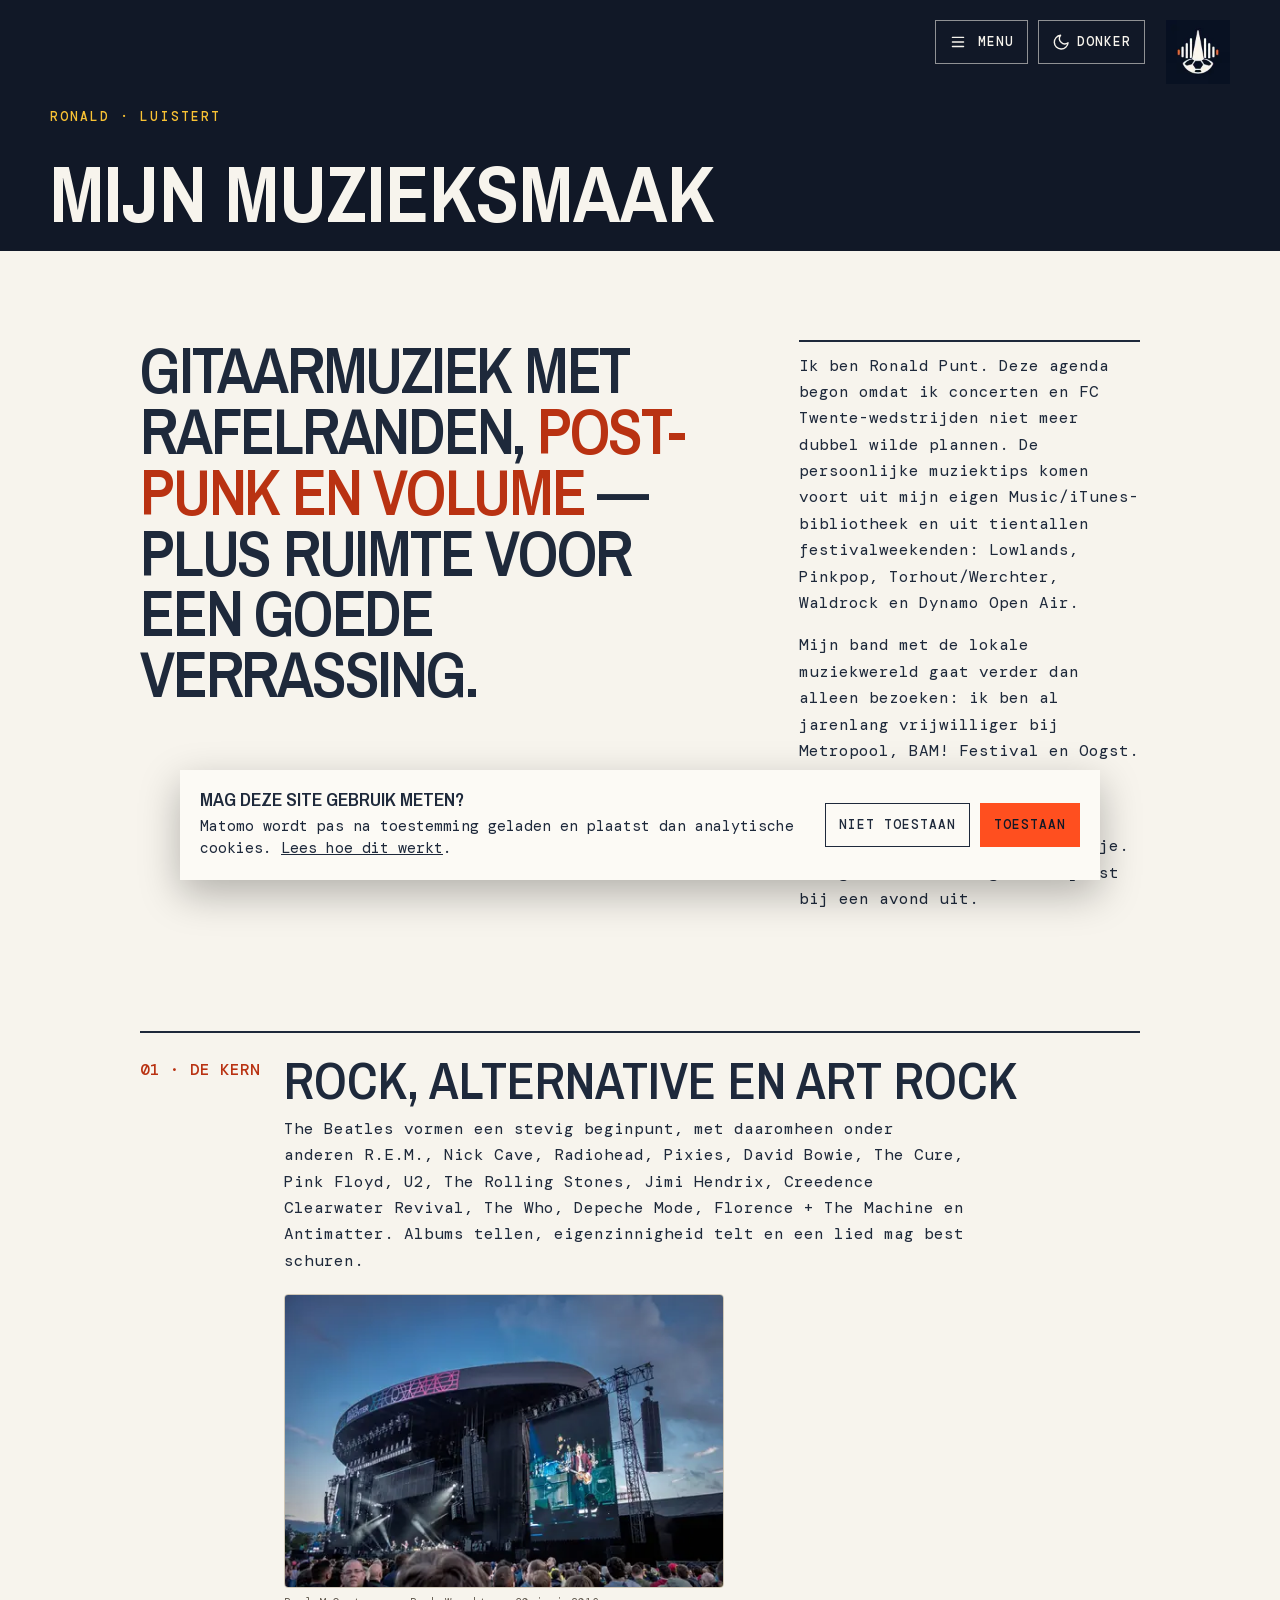
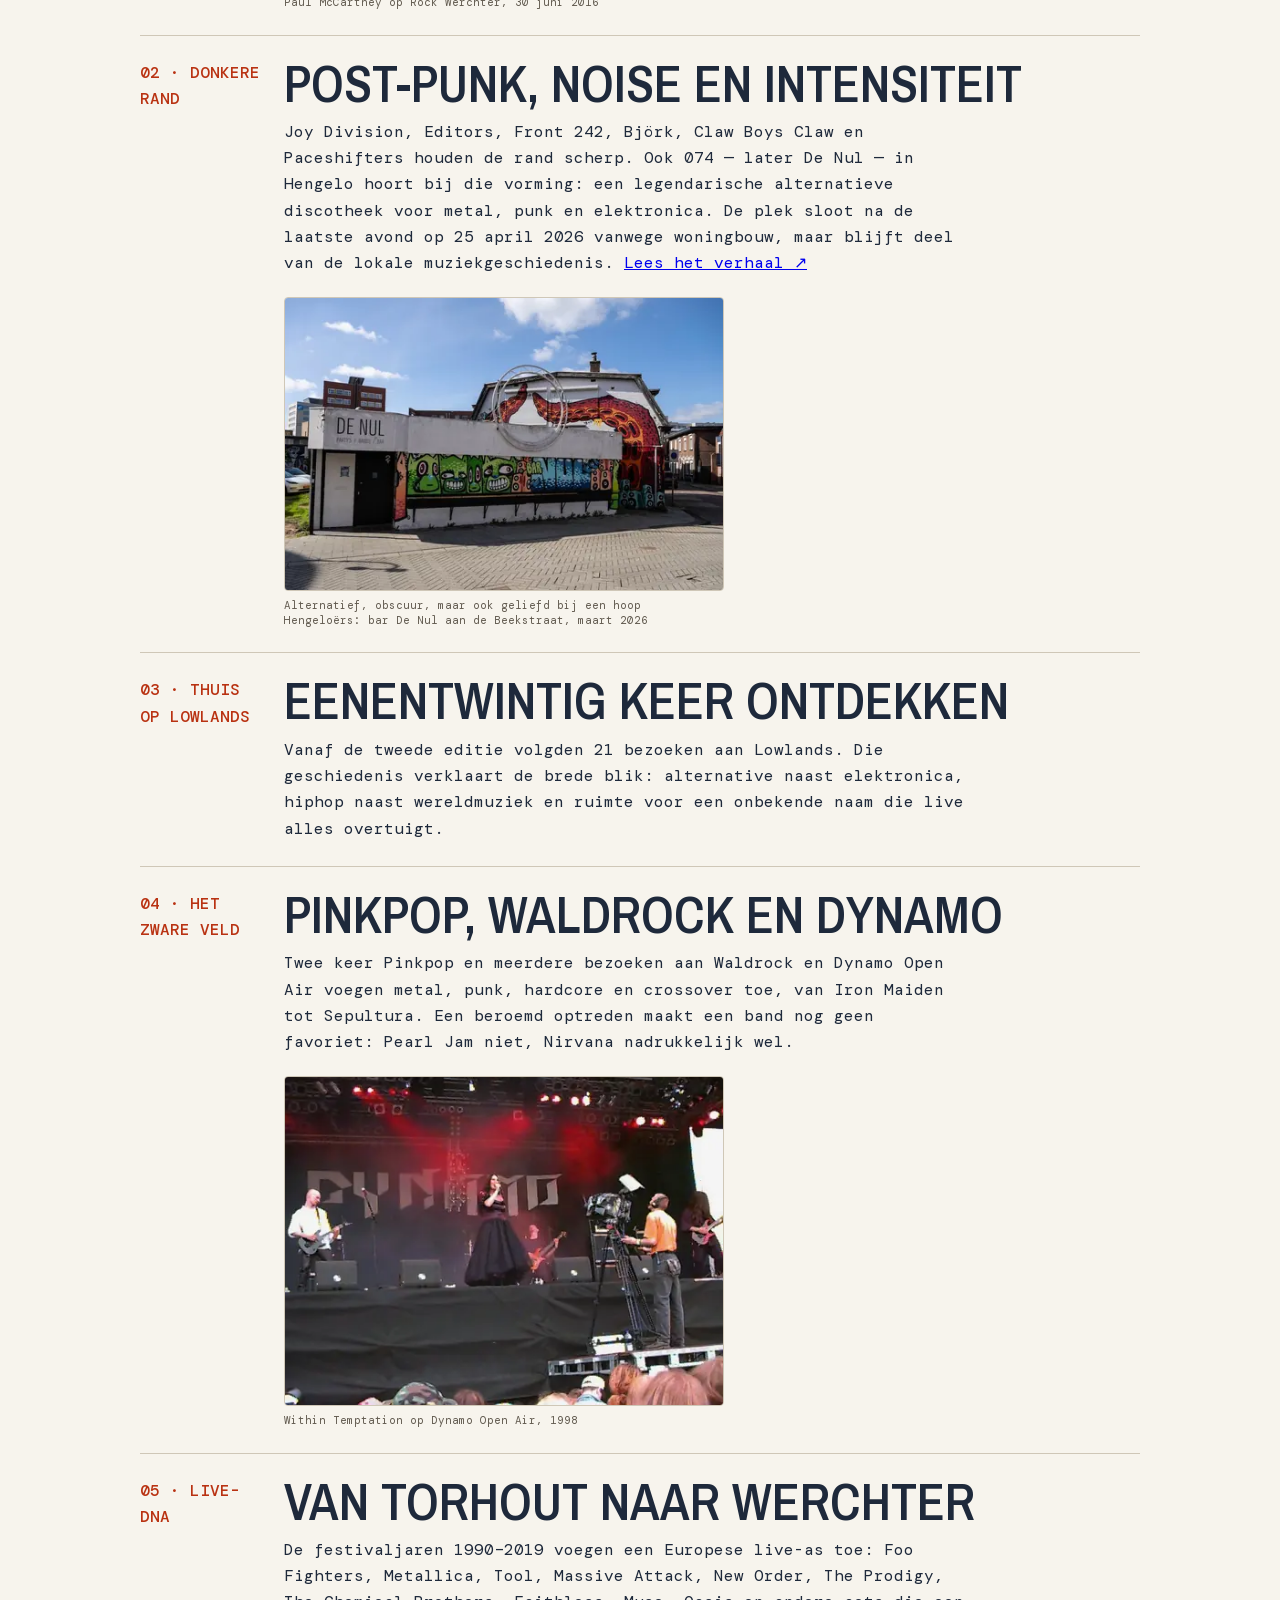
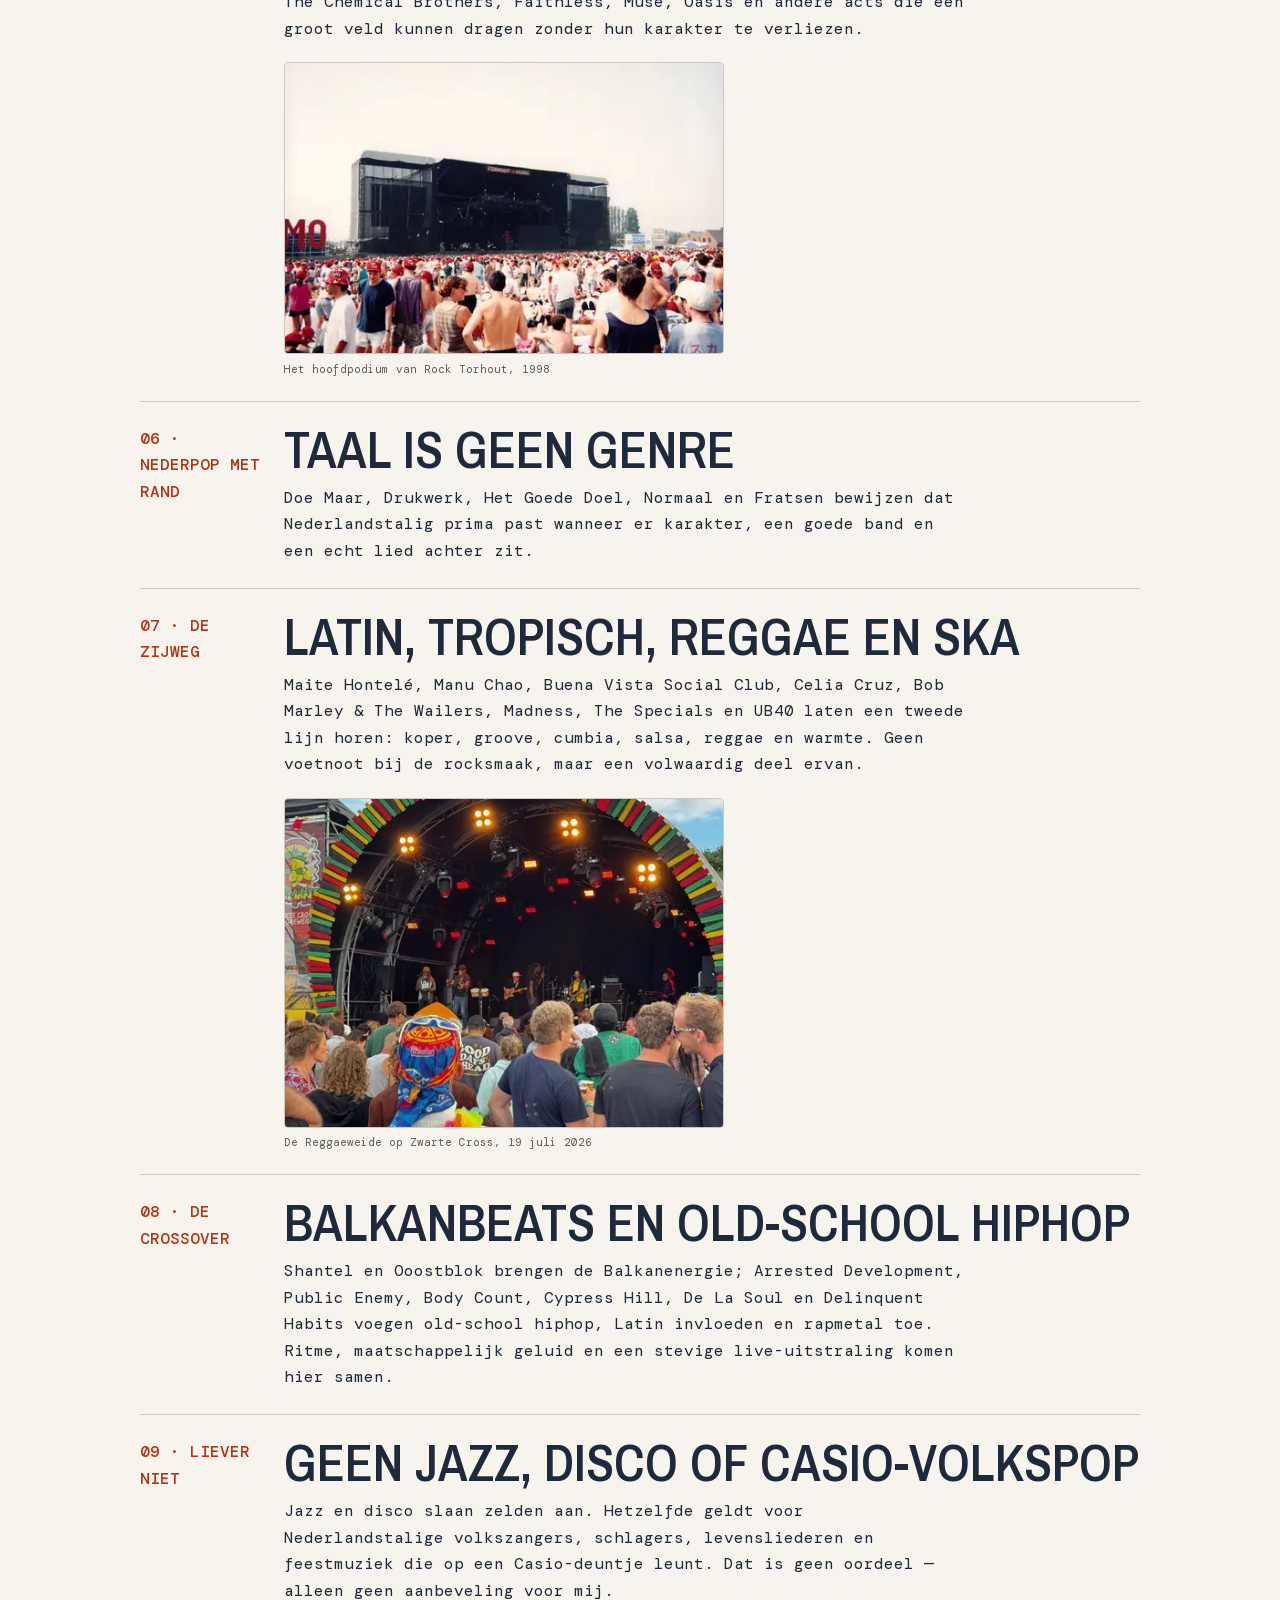
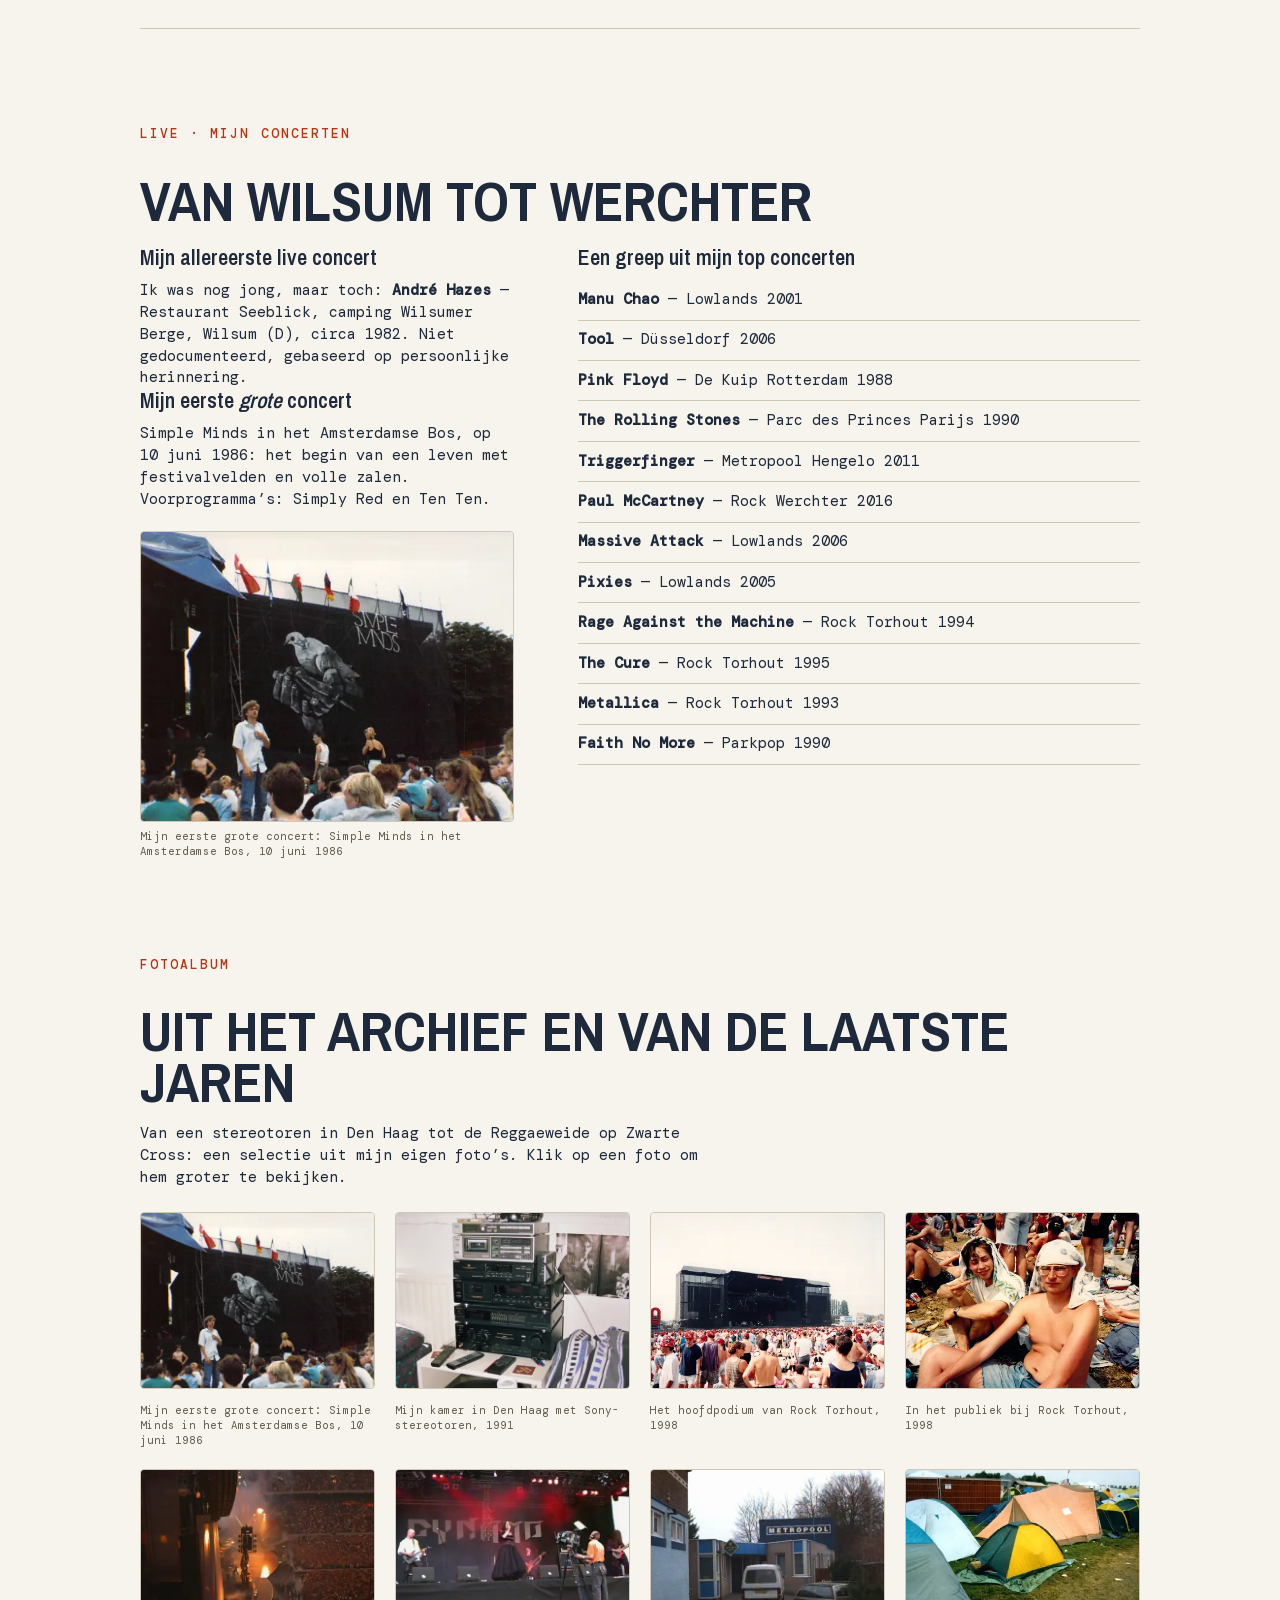
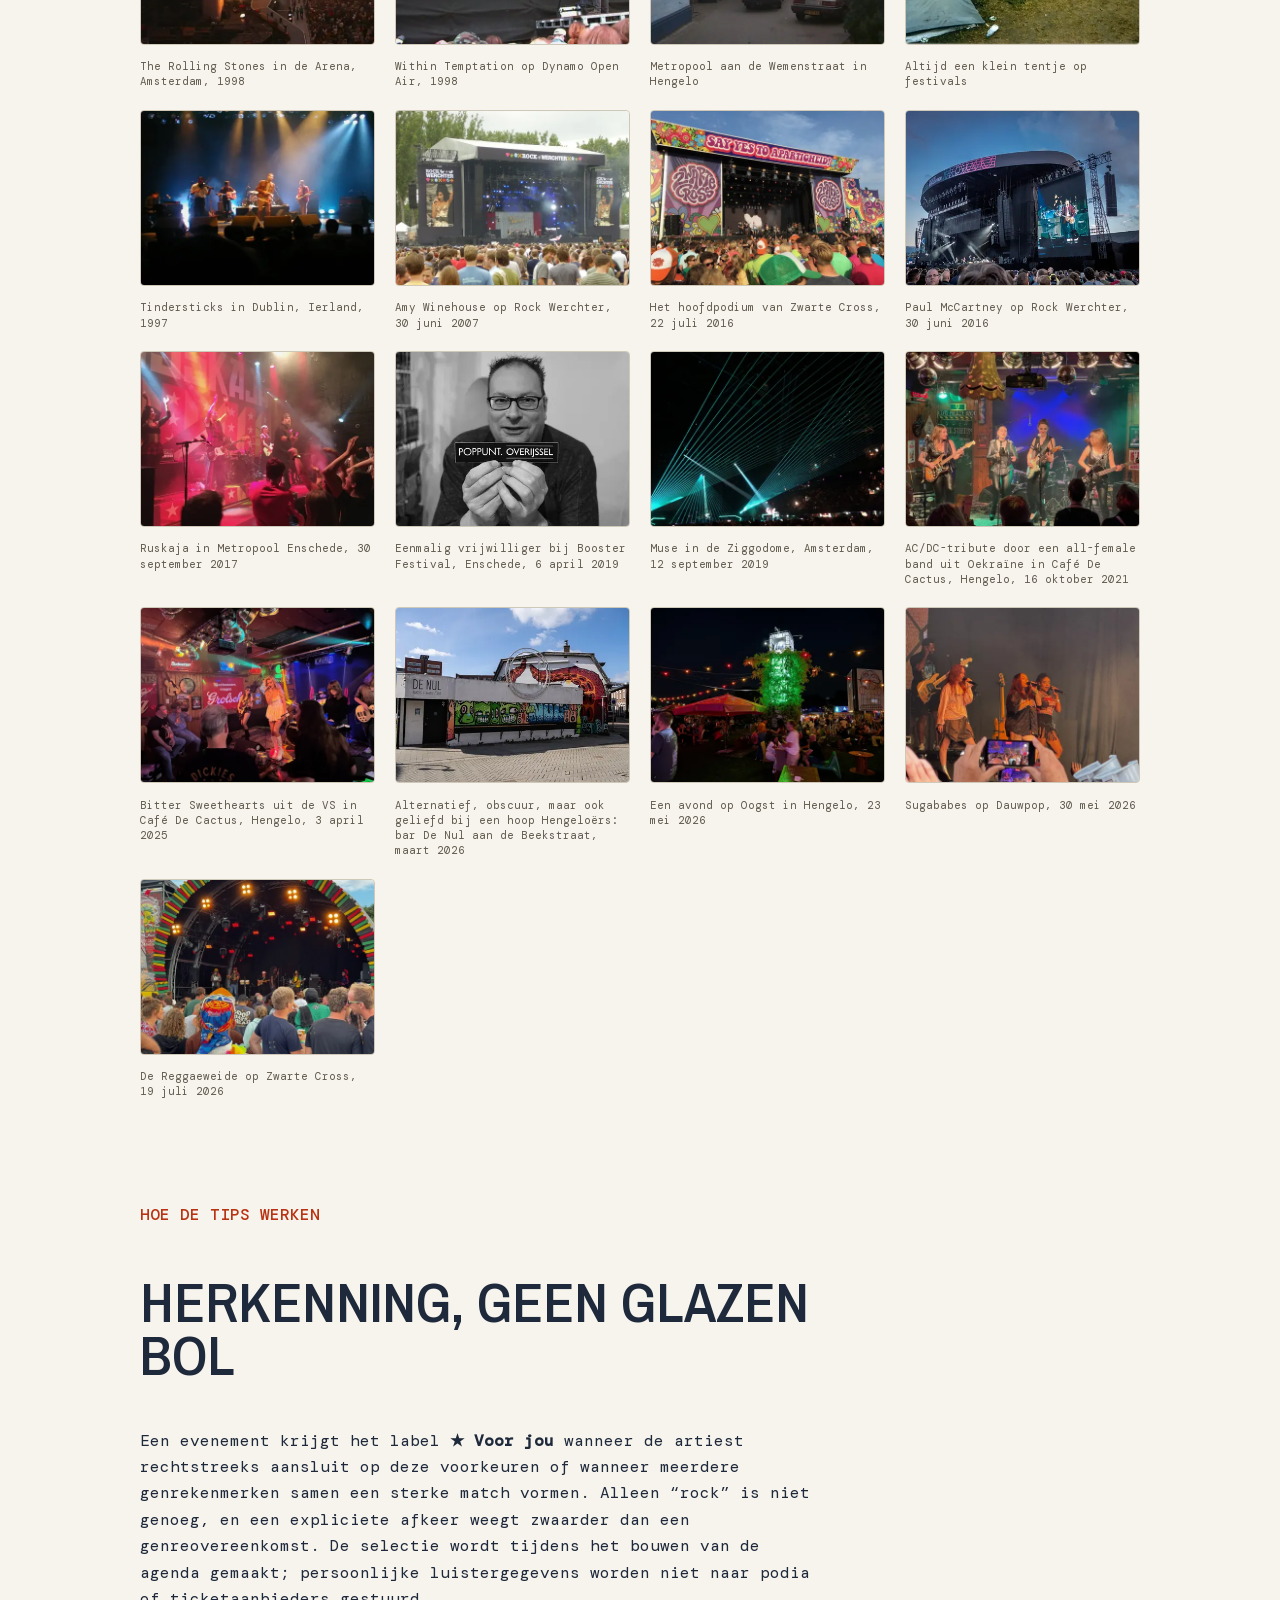
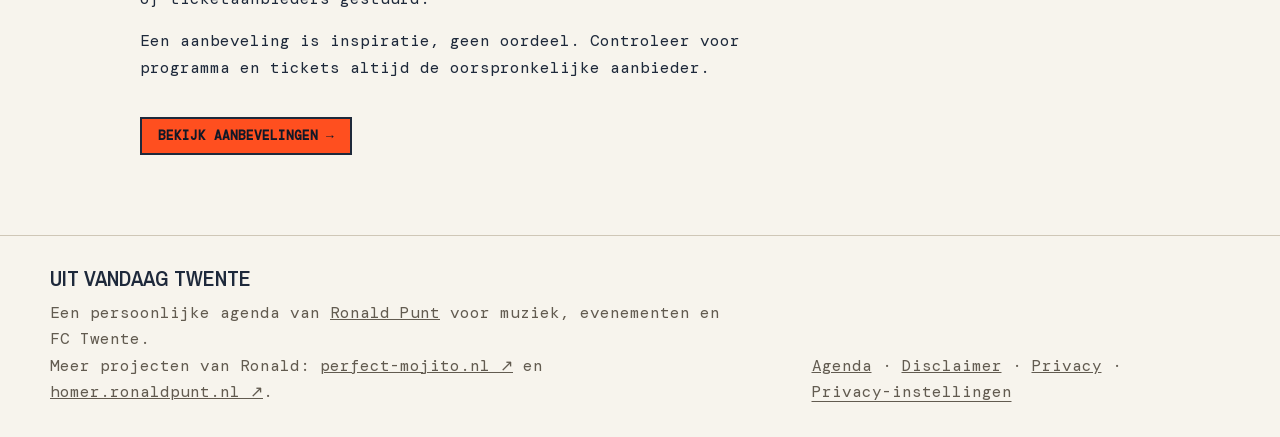
<file: event-calendar/about.html>
<!doctype html>
<html lang="nl">
  <head>
    <meta charset="utf-8" />
    <meta name="viewport" content="width=device-width, initial-scale=1, viewport-fit=cover" />
    <title>Ronalds muzieksmaak en concerttips – Uitagenda Twente</title>
    <meta name="description" content="Ontdek Ronalds muzieksmaak, festivalervaring en favoriete artiesten: de persoonlijke basis voor concerttips en aanbevelingen in Uitagenda Twente." />
    <meta property="og:type" content="website" />
    <meta property="og:locale" content="nl_NL" />
    <meta property="og:site_name" content="Uit Vandaag — Twente" />
    <meta property="og:title" content="Ronalds muzieksmaak en concerttips" />
    <meta property="og:description" content="Ontdek de persoonlijke muzieksmaak achter de concerttips van Uit Vandaag Twente." />
    <meta property="og:url" content="https://event-calendar.puntuale.nl/about.html" />
    <meta property="og:image" content="https://event-calendar.puntuale.nl/assets/uit-vandaag-mark.png" />
    <meta property="og:image:alt" content="Uit Vandaag Twente" />
    <meta name="twitter:card" content="summary" />
    <meta name="twitter:title" content="Ronalds muzieksmaak en concerttips" />
    <meta name="twitter:description" content="Ontdek de persoonlijke muzieksmaak achter de concerttips van Uit Vandaag Twente." />
    <meta name="twitter:image" content="https://event-calendar.puntuale.nl/assets/uit-vandaag-mark.png" />
    <meta name="robots" content="index, follow" />
    <meta name="theme-color" content="#111827" />
    <script src="theme.js?v=20260821-logo-links-1"></script>
    <link rel="canonical" href="https://event-calendar.puntuale.nl/about.html" />
    <link rel="alternate" type="application/rss+xml" title="Uitagenda Twente" href="/feeds/agenda.xml" />
    <link rel="icon" href="favicon.ico" sizes="any" />
    <link rel="icon" type="image/png" sizes="32x32" href="assets/favicon-32.png" />
    <link rel="apple-touch-icon" sizes="180x180" href="assets/apple-touch-icon.png" />
    <link rel="preload" href="assets/fonts/archivo-narrow-latin.woff2" as="font" type="font/woff2" crossorigin />
    <link rel="stylesheet" href="styles.css?v=20261112-menu-align" />
    <script type="application/ld+json">{"@context":"https://schema.org","@type":"ProfilePage","mainEntity":{"@type":"Person","name":"Ronald Punt","url":"https://www.ronaldpunt.nl"},"name":"Ronalds muzieksmaak en concerttips","url":"https://event-calendar.puntuale.nl/about.html","inLanguage":"nl-NL"}</script>
  </head>
  <body>
    <a class="skip-link" href="#main-content">Ga naar inhoud</a>
    <header class="legal-header">
      <div><p class="eyebrow">RONALD · LUISTERT</p><h1>Mijn muzieksmaak</h1></div>
      <div class="legal-actions"><nav class="site-menu" aria-label="Hoofdnavigatie"><button class="site-menu-toggle" type="button" data-menu-toggle aria-controls="site-menu-panel" aria-expanded="false"><span class="site-menu-icon" aria-hidden="true"><svg viewBox="0 0 100 100" xmlns="http://www.w3.org/2000/svg"><path class="line--1" d="M0 40h62c13 0 6 28-4 18L35 35"/><path class="line--2" d="M0 50h70"/><path class="line--3" d="M0 60h62c13 0 6-28-4-18L35 65"/></svg></span><span>Menu</span></button><div class="site-menu-panel" id="site-menu-panel" hidden><a href="index.html">Agenda</a><a href="about.html">Muzieksmaak</a><a href="rock-werchter-archief.html">Werchter archief</a><a href="lowlands-archief.html">Lowlands archief</a><a href="technical.html">Techniek</a><a href="standings.html">FC Twente '65</a><a href="contact.html">Contact</a><a href="disclaimer.html">Disclaimer</a><a href="privacy.html">Privacy</a></div></nav><button id="theme-toggle" class="legal-theme-toggle" type="button" aria-label="Gebruik donkere modus" aria-pressed="false"><svg class="theme-icon theme-icon-moon" viewBox="0 0 24 24" aria-hidden="true"><path d="M21 12.8A9 9 0 1 1 11.2 3 7 7 0 0 0 21 12.8Z"/></svg><svg class="theme-icon theme-icon-sun" viewBox="0 0 24 24" aria-hidden="true"><path d="M12 17a5 5 0 1 0 0-10 5 5 0 0 0 0 10Z"/><path d="M12 1v2M12 21v2M4.2 4.2l1.4 1.4M18.4 18.4l1.4 1.4M1 12h2M21 12h2M4.2 19.8l1.4-1.4M18.4 5.6l1.4-1.4"/></svg><span data-theme-label>Donker</span></button><img class="legal-brand-mark" src="assets/icon-96.webp" srcset="assets/icon-96.webp 1x, assets/icon-192.webp 2x" width="96" height="96" alt="Uit Vandaag Twente-logo" /></div>
    </header>
    <main id="main-content" class="taste-main" tabindex="-1">
      <section class="taste-intro" aria-labelledby="taste-statement">
        <h2 id="taste-statement" class="taste-statement">Gitaarmuziek met rafelranden, <em>post-punk en volume</em> — plus ruimte voor een goede verrassing.</h2>
        <div class="taste-context"><p>Ik ben Ronald Punt. Deze agenda begon omdat ik concerten en FC Twente-wedstrijden niet meer dubbel wilde plannen. De persoonlijke muziektips komen voort uit mijn eigen Music/iTunes-bibliotheek en uit tientallen festivalweekenden: Lowlands, Pinkpop, Torhout/Werchter, Waldrock en Dynamo Open Air.</p><p>Mijn band met de lokale muziekwereld gaat verder dan alleen bezoeken: ik ben al jarenlang vrijwilliger bij Metropool, BAM! Festival en Oogst. Deze agenda maak ik op persoonlijke titel.</p><p>Het is geen dichtgetimmerd hokje. Een goede verrassing hoort juist bij een avond uit.</p></div>
      </section>
      <section class="taste-strands" aria-label="De belangrijkste lijnen in mijn muzieksmaak">
        <article class="taste-strand"><p class="eyebrow">01 · DE KERN</p><div><h2>Rock, alternative en art rock</h2><p>The Beatles vormen een stevig beginpunt, met daaromheen onder anderen R.E.M., Nick Cave, Radiohead, Pixies, David Bowie, The Cure, Pink Floyd, U2, The Rolling Stones, Jimi Hendrix, Creedence Clearwater Revival, The Who, Depeche Mode, Florence + The Machine en Antimatter. Albums tellen, eigenzinnigheid telt en een lied mag best schuren.</p><figure class="taste-photo"><a href="assets/photos/paul-mccartney-werchter-2016-1600.webp" data-lightbox="paul-mccartney-werchter-2016"><img src="assets/photos/paul-mccartney-werchter-2016-960.webp" srcset="assets/photos/paul-mccartney-werchter-2016-480.webp 480w, assets/photos/paul-mccartney-werchter-2016-960.webp 960w, assets/photos/paul-mccartney-werchter-2016-1600.webp 1600w" sizes="(max-width: 700px) 92vw, 440px" width="1600" height="1067" alt="Het hoofdpodium van Rock Werchter bij avondlicht met Paul McCartney op de grote schermen" loading="lazy" decoding="async" /></a><figcaption>Paul McCartney op Rock Werchter, 30 juni 2016</figcaption></figure></div></article>
        <article class="taste-strand"><p class="eyebrow">02 · DONKERE RAND</p><div><h2>Post-punk, noise en intensiteit</h2><p>Joy Division, Editors, Front 242, Björk, Claw Boys Claw en Paceshifters houden de rand scherp. Ook 074 — later De Nul — in Hengelo hoort bij die vorming: een legendarische alternatieve discotheek voor metal, punk en elektronica. De plek sloot na de laatste avond op 25 april 2026 vanwege woningbouw, maar blijft deel van de lokale muziekgeschiedenis. <a href="https://www.hengelosweekblad.nl/nieuws/nieuws/135743/einde-van-een-tijdperk-laatste-avond-bij-de-nul-op-25-april" target="_blank" rel="noopener noreferrer">Lees het verhaal ↗</a></p><figure class="taste-photo"><a href="assets/photos/de-nul-2026-1349.webp" data-lightbox="de-nul-2026"><img src="assets/photos/de-nul-2026-960.webp" srcset="assets/photos/de-nul-2026-480.webp 480w, assets/photos/de-nul-2026-960.webp 960w, assets/photos/de-nul-2026-1349.webp 1349w" sizes="(max-width: 700px) 92vw, 440px" width="1349" height="900" alt="De gevel van bar De Nul in Hengelo met graffiti en een blauwe lucht" loading="lazy" decoding="async" /></a><figcaption>Alternatief, obscuur, maar ook geliefd bij een hoop Hengeloërs: bar De Nul aan de Beekstraat, maart 2026</figcaption></figure></div></article>
        <article class="taste-strand"><p class="eyebrow">03 · THUIS OP LOWLANDS</p><div><h2>Eenentwintig keer ontdekken</h2><p>Vanaf de tweede editie volgden 21 bezoeken aan Lowlands. Die geschiedenis verklaart de brede blik: alternative naast elektronica, hiphop naast wereldmuziek en ruimte voor een onbekende naam die live alles overtuigt.</p></div></article>
        <article class="taste-strand"><p class="eyebrow">04 · HET ZWARE VELD</p><div><h2>Pinkpop, Waldrock en Dynamo</h2><p>Twee keer Pinkpop en meerdere bezoeken aan Waldrock en Dynamo Open Air voegen metal, punk, hardcore en crossover toe, van Iron Maiden tot Sepultura. Een beroemd optreden maakt een band nog geen favoriet: Pearl Jam niet, Nirvana nadrukkelijk wel.</p><figure class="taste-photo"><a href="assets/photos/within-temptation-dynamo-1998-640.webp" data-lightbox="within-temptation-dynamo-1998"><img src="assets/photos/within-temptation-dynamo-1998-640.webp" srcset="assets/photos/within-temptation-dynamo-1998-480.webp 480w, assets/photos/within-temptation-dynamo-1998-640.webp 640w" sizes="(max-width: 700px) 92vw, 440px" width="640" height="480" alt="Zangeres in een zwarte jurk op het podium van Dynamo Open Air, met cameraman naast het podium" loading="lazy" decoding="async" /></a><figcaption>Within Temptation op Dynamo Open Air, 1998</figcaption></figure></div></article>
        <article class="taste-strand"><p class="eyebrow">05 · LIVE-DNA</p><div><h2>Van Torhout naar Werchter</h2><p>De festivaljaren 1990–2019 voegen een Europese live-as toe: Foo Fighters, Metallica, Tool, Massive Attack, New Order, The Prodigy, The Chemical Brothers, Faithless, Muse, Oasis en andere acts die een groot veld kunnen dragen zonder hun karakter te verliezen.</p><figure class="taste-photo"><a href="assets/photos/rock-torhout-podium-1998-1600.webp" data-lightbox="rock-torhout-podium-1998"><img src="assets/photos/rock-torhout-podium-1998-960.webp" srcset="assets/photos/rock-torhout-podium-1998-480.webp 480w, assets/photos/rock-torhout-podium-1998-960.webp 960w, assets/photos/rock-torhout-podium-1998-1600.webp 1600w" sizes="(max-width: 700px) 92vw, 440px" width="1600" height="1059" alt="Het grote podium van Rock Torhout met een menigte met rode petjes ervoor" loading="lazy" decoding="async" /></a><figcaption>Het hoofdpodium van Rock Torhout, 1998</figcaption></figure></div></article>
        <article class="taste-strand"><p class="eyebrow">06 · NEDERPOP MET RAND</p><div><h2>Taal is geen genre</h2><p>Doe Maar, Drukwerk, Het Goede Doel, Normaal en Fratsen bewijzen dat Nederlandstalig prima past wanneer er karakter, een goede band en een echt lied achter zit.</p></div></article>
        <article class="taste-strand"><p class="eyebrow">07 · DE ZIJWEG</p><div><h2>Latin, tropisch, reggae en ska</h2><p>Maite Hontelé, Manu Chao, Buena Vista Social Club, Celia Cruz, Bob Marley &amp; The Wailers, Madness, The Specials en UB40 laten een tweede lijn horen: koper, groove, cumbia, salsa, reggae en warmte. Geen voetnoot bij de rocksmaak, maar een volwaardig deel ervan.</p><figure class="taste-photo"><a href="assets/photos/zwarte-cross-reggaeweide-2026-1600.webp" data-lightbox="zwarte-cross-reggaeweide-2026"><img src="assets/photos/zwarte-cross-reggaeweide-2026-960.webp" srcset="assets/photos/zwarte-cross-reggaeweide-2026-480.webp 480w, assets/photos/zwarte-cross-reggaeweide-2026-960.webp 960w, assets/photos/zwarte-cross-reggaeweide-2026-1600.webp 1600w" sizes="(max-width: 700px) 92vw, 440px" width="1600" height="1200" alt="Een podium met een regenboogboog in reggaekleuren en publiek met kleurrijke hoeden ervoor" loading="lazy" decoding="async" /></a><figcaption>De Reggaeweide op Zwarte Cross, 19 juli 2026</figcaption></figure></div></article>
        <article class="taste-strand"><p class="eyebrow">08 · DE CROSSOVER</p><div><h2>Balkanbeats en old-school hiphop</h2><p>Shantel en Ooostblok brengen de Balkanenergie; Arrested Development, Public Enemy, Body Count, Cypress Hill, De La Soul en Delinquent Habits voegen old-school hiphop, Latin invloeden en rapmetal toe. Ritme, maatschappelijk geluid en een stevige live-uitstraling komen hier samen.</p></div></article>
        <article class="taste-strand"><p class="eyebrow">09 · LIEVER NIET</p><div><h2>Geen jazz, disco of Casio-volkspop</h2><p>Jazz en disco slaan zelden aan. Hetzelfde geldt voor Nederlandstalige volkszangers, schlagers, levensliederen en feestmuziek die op een Casio-deuntje leunt. Dat is geen oordeel — alleen geen aanbeveling voor mij.</p></div></article>
      </section>
      <section class="taste-live" aria-labelledby="taste-live-title">
        <p class="eyebrow">LIVE · MIJN CONCERTEN</p>
        <h2 id="taste-live-title">Van Wilsum tot Werchter</h2>
        <div class="taste-live-grid">
          <article><h3>Mijn allereerste live concert</h3><p>Ik was nog jong, maar toch: <strong>André Hazes</strong> — Restaurant Seeblick, camping Wilsumer Berge, Wilsum (D), circa 1982. Niet gedocumenteerd, gebaseerd op persoonlijke herinnering.</p><h3 class="taste-live-sub">Mijn eerste <em>grote</em> concert</h3><p>Simple Minds in het Amsterdamse Bos, op 10 juni 1986: het begin van een leven met festivalvelden en volle zalen. Voorprogramma’s: Simply Red en Ten Ten.</p><figure class="taste-photo"><a href="assets/photos/simple-minds-amsterdamse-bos-1527.webp" data-lightbox="simple-minds-amsterdamse-bos"><img src="assets/photos/simple-minds-amsterdamse-bos-960.webp" srcset="assets/photos/simple-minds-amsterdamse-bos-480.webp 480w, assets/photos/simple-minds-amsterdamse-bos-960.webp 960w, assets/photos/simple-minds-amsterdamse-bos-1527.webp 1527w" sizes="(max-width: 700px) 92vw, 440px" width="1527" height="1187" alt="Het podium van Simple Minds met een duif op het backdrop en publiek op de voorgrond" loading="lazy" decoding="async" /></a><figcaption>Mijn eerste grote concert: Simple Minds in het Amsterdamse Bos, 10 juni 1986</figcaption></figure></article>
          <article><h3>Een greep uit mijn top concerten</h3><ul class="concert-list"><li><strong>Manu Chao</strong> — Lowlands 2001</li><li><strong>Tool</strong> — Düsseldorf 2006</li><li><strong>Pink Floyd</strong> — De Kuip Rotterdam 1988</li><li><strong>The Rolling Stones</strong> — Parc des Princes Parijs 1990</li><li><strong>Triggerfinger</strong> — Metropool Hengelo 2011</li><li><strong>Paul McCartney</strong> — Rock Werchter 2016</li><li><strong>Massive Attack</strong> — Lowlands 2006</li><li><strong>Pixies</strong> — Lowlands 2005</li><li><strong>Rage Against the Machine</strong> — Rock Torhout 1994</li><li><strong>The Cure</strong> — Rock Torhout 1995</li><li><strong>Metallica</strong> — Rock Torhout 1993</li><li><strong>Faith No More</strong> — Parkpop 1990</li></ul></article>
        </div>
      </section>
      <section class="photo-gallery" aria-labelledby="photo-gallery-title">
        <p class="eyebrow">FOTOALBUM</p>
        <h2 id="photo-gallery-title">Uit het archief en van de laatste jaren</h2>
        <p>Van een stereotoren in Den Haag tot de Reggaeweide op Zwarte Cross: een selectie uit mijn eigen foto’s. Klik op een foto om hem groter te bekijken.</p>
        <ul class="photo-grid"><li><a href="assets/photos/simple-minds-amsterdamse-bos-1527.webp" data-lightbox="simple-minds-amsterdamse-bos"><img src="assets/photos/simple-minds-amsterdamse-bos-960.webp" srcset="assets/photos/simple-minds-amsterdamse-bos-480.webp 480w, assets/photos/simple-minds-amsterdamse-bos-960.webp 960w, assets/photos/simple-minds-amsterdamse-bos-1527.webp 1527w" sizes="(max-width: 520px) 46vw, (max-width: 1100px) 30vw, 320px" width="1527" height="1187" alt="Het podium van Simple Minds met een duif op het backdrop en publiek op de voorgrond" loading="lazy" decoding="async" /><span>Mijn eerste grote concert: Simple Minds in het Amsterdamse Bos, 10 juni 1986</span></a></li><li><a href="assets/photos/sony-stereotoren-den-haag-1024.webp" data-lightbox="sony-stereotoren-den-haag"><img src="assets/photos/sony-stereotoren-den-haag-960.webp" srcset="assets/photos/sony-stereotoren-den-haag-480.webp 480w, assets/photos/sony-stereotoren-den-haag-960.webp 960w, assets/photos/sony-stereotoren-den-haag-1024.webp 1024w" sizes="(max-width: 520px) 46vw, (max-width: 1100px) 30vw, 320px" width="1024" height="1536" alt="Een Sony-stereotoren met draaitafel in een studentenkamer, met een Metropool-poster aan de muur" loading="lazy" decoding="async" /><span>Mijn kamer in Den Haag met Sony-stereotoren, 1991</span></a></li><li><a href="assets/photos/rock-torhout-podium-1998-1600.webp" data-lightbox="rock-torhout-podium-1998"><img src="assets/photos/rock-torhout-podium-1998-960.webp" srcset="assets/photos/rock-torhout-podium-1998-480.webp 480w, assets/photos/rock-torhout-podium-1998-960.webp 960w, assets/photos/rock-torhout-podium-1998-1600.webp 1600w" sizes="(max-width: 520px) 46vw, (max-width: 1100px) 30vw, 320px" width="1600" height="1059" alt="Het grote podium van Rock Torhout met een menigte met rode petjes ervoor" loading="lazy" decoding="async" /><span>Het hoofdpodium van Rock Torhout, 1998</span></a></li><li><a href="assets/photos/rock-torhout-publiek-1998-1600.webp" data-lightbox="rock-torhout-publiek-1998"><img src="assets/photos/rock-torhout-publiek-1998-960.webp" srcset="assets/photos/rock-torhout-publiek-1998-480.webp 480w, assets/photos/rock-torhout-publiek-1998-960.webp 960w, assets/photos/rock-torhout-publiek-1998-1600.webp 1600w" sizes="(max-width: 520px) 46vw, (max-width: 1100px) 30vw, 320px" width="1600" height="1039" alt="Twee festivalgangers met handdoeken om het hoofd zitten in het publiek op het grasveld" loading="lazy" decoding="async" /><span>In het publiek bij Rock Torhout, 1998</span></a></li><li><a href="assets/photos/rolling-stones-arena-1998-640.webp" data-lightbox="rolling-stones-arena-1998"><img src="assets/photos/rolling-stones-arena-1998-640.webp" srcset="assets/photos/rolling-stones-arena-1998-480.webp 480w, assets/photos/rolling-stones-arena-1998-640.webp 640w" sizes="(max-width: 520px) 46vw, (max-width: 1100px) 30vw, 320px" width="640" height="480" alt="Een enorm stadionpodium met vuur en rook tijdens een concert van The Rolling Stones, de tribunes vol publiek" loading="lazy" decoding="async" /><span>The Rolling Stones in de Arena, Amsterdam, 1998</span></a></li><li><a href="assets/photos/within-temptation-dynamo-1998-640.webp" data-lightbox="within-temptation-dynamo-1998"><img src="assets/photos/within-temptation-dynamo-1998-640.webp" srcset="assets/photos/within-temptation-dynamo-1998-480.webp 480w, assets/photos/within-temptation-dynamo-1998-640.webp 640w" sizes="(max-width: 520px) 46vw, (max-width: 1100px) 30vw, 320px" width="640" height="480" alt="Zangeres in een zwarte jurk op het podium van Dynamo Open Air, met cameraman naast het podium" loading="lazy" decoding="async" /><span>Within Temptation op Dynamo Open Air, 1998</span></a></li><li><a href="assets/photos/metropool-wemenstraat-640.webp" data-lightbox="metropool-wemenstraat"><img src="assets/photos/metropool-wemenstraat-640.webp" srcset="assets/photos/metropool-wemenstraat-480.webp 480w, assets/photos/metropool-wemenstraat-640.webp 640w" sizes="(max-width: 520px) 46vw, (max-width: 1100px) 30vw, 320px" width="640" height="480" alt="Het oude Metropool-gebouw aan de Wemenstraat met bestelbus en auto ervoor" loading="lazy" decoding="async" /><span>Metropool aan de Wemenstraat in Hengelo</span></a></li><li><a href="assets/photos/festival-tentjes-592.webp" data-lightbox="festival-tentjes"><img src="assets/photos/festival-tentjes-592.webp" srcset="assets/photos/festival-tentjes-480.webp 480w, assets/photos/festival-tentjes-592.webp 592w" sizes="(max-width: 520px) 46vw, (max-width: 1100px) 30vw, 320px" width="592" height="395" alt="Een veld vol kleine koepeltenten op een festivalcamping" loading="lazy" decoding="async" /><span>Altijd een klein tentje op festivals</span></a></li><li><a href="assets/photos/tindersticks-dublin-1997-640.webp" data-lightbox="tindersticks-dublin-1997"><img src="assets/photos/tindersticks-dublin-1997-640.webp" srcset="assets/photos/tindersticks-dublin-1997-480.webp 480w, assets/photos/tindersticks-dublin-1997-640.webp 640w" sizes="(max-width: 520px) 46vw, (max-width: 1100px) 30vw, 320px" width="640" height="480" alt="Tindersticks op een podium met blauw en wit licht, de band staat in een halve cirkel" loading="lazy" decoding="async" /><span>Tindersticks in Dublin, Ierland, 1997</span></a></li><li><a href="assets/photos/amy-winehouse-werchter-2007-1600.webp" data-lightbox="amy-winehouse-werchter-2007"><img src="assets/photos/amy-winehouse-werchter-2007-960.webp" srcset="assets/photos/amy-winehouse-werchter-2007-480.webp 480w, assets/photos/amy-winehouse-werchter-2007-960.webp 960w, assets/photos/amy-winehouse-werchter-2007-1600.webp 1600w" sizes="(max-width: 520px) 46vw, (max-width: 1100px) 30vw, 320px" width="1600" height="1200" alt="Het podium van Rock Werchter met grote beelden van Amy Winehouse en het publiek ervoor" loading="lazy" decoding="async" /><span>Amy Winehouse op Rock Werchter, 30 juni 2007</span></a></li><li><a href="assets/photos/zwarte-cross-hoofdpodium-2016-1600.webp" data-lightbox="zwarte-cross-hoofdpodium-2016"><img src="assets/photos/zwarte-cross-hoofdpodium-2016-960.webp" srcset="assets/photos/zwarte-cross-hoofdpodium-2016-480.webp 480w, assets/photos/zwarte-cross-hoofdpodium-2016-960.webp 960w, assets/photos/zwarte-cross-hoofdpodium-2016-1600.webp 1600w" sizes="(max-width: 520px) 46vw, (max-width: 1100px) 30vw, 320px" width="1600" height="1200" alt="Het kleurrijke hoofdpodium van Zwarte Cross met de tekst Say yes to apartheid en publiek ervoor" loading="lazy" decoding="async" /><span>Het hoofdpodium van Zwarte Cross, 22 juli 2016</span></a></li><li><a href="assets/photos/paul-mccartney-werchter-2016-1600.webp" data-lightbox="paul-mccartney-werchter-2016"><img src="assets/photos/paul-mccartney-werchter-2016-960.webp" srcset="assets/photos/paul-mccartney-werchter-2016-480.webp 480w, assets/photos/paul-mccartney-werchter-2016-960.webp 960w, assets/photos/paul-mccartney-werchter-2016-1600.webp 1600w" sizes="(max-width: 520px) 46vw, (max-width: 1100px) 30vw, 320px" width="1600" height="1067" alt="Het hoofdpodium van Rock Werchter bij avondlicht met Paul McCartney op de grote schermen" loading="lazy" decoding="async" /><span>Paul McCartney op Rock Werchter, 30 juni 2016</span></a></li><li><a href="assets/photos/metropool-ruskaja-2017-1600.webp" data-lightbox="metropool-ruskaja-2017"><img src="assets/photos/metropool-ruskaja-2017-960.webp" srcset="assets/photos/metropool-ruskaja-2017-480.webp 480w, assets/photos/metropool-ruskaja-2017-960.webp 960w, assets/photos/metropool-ruskaja-2017-1600.webp 1600w" sizes="(max-width: 520px) 46vw, (max-width: 1100px) 30vw, 320px" width="1600" height="1200" alt="Een band op een rood verlicht podium met uitgelaten publiek met opgestoken handen" loading="lazy" decoding="async" /><span>Ruskaja in Metropool Enschede, 30 september 2017</span></a></li><li><a href="assets/photos/booster-festival-2019-1600.webp" data-lightbox="booster-festival-2019"><img src="assets/photos/booster-festival-2019-960.webp" srcset="assets/photos/booster-festival-2019-480.webp 480w, assets/photos/booster-festival-2019-960.webp 960w, assets/photos/booster-festival-2019-1600.webp 1600w" sizes="(max-width: 520px) 46vw, (max-width: 1100px) 30vw, 320px" width="1600" height="1066" alt="Zwart-witportret van een man met bril die een bordje met Poppunt Overijssel vasthoudt" loading="lazy" decoding="async" /><span>Eenmalig vrijwilliger bij Booster Festival, Enschede, 6 april 2019</span></a></li><li><a href="assets/photos/muse-ziggodome-2019-1600.webp" data-lightbox="muse-ziggodome-2019"><img src="assets/photos/muse-ziggodome-2019-960.webp" srcset="assets/photos/muse-ziggodome-2019-480.webp 480w, assets/photos/muse-ziggodome-2019-960.webp 960w, assets/photos/muse-ziggodome-2019-1600.webp 1600w" sizes="(max-width: 520px) 46vw, (max-width: 1100px) 30vw, 320px" width="1600" height="1200" alt="Groene laserstralen boven het publiek in de Ziggodome tijdens een concert van Muse" loading="lazy" decoding="async" /><span>Muse in de Ziggodome, Amsterdam, 12 september 2019</span></a></li><li><a href="assets/photos/cactus-acdc-tribute-2021-1600.webp" data-lightbox="cactus-acdc-tribute-2021"><img src="assets/photos/cactus-acdc-tribute-2021-960.webp" srcset="assets/photos/cactus-acdc-tribute-2021-480.webp 480w, assets/photos/cactus-acdc-tribute-2021-960.webp 960w, assets/photos/cactus-acdc-tribute-2021-1600.webp 1600w" sizes="(max-width: 520px) 46vw, (max-width: 1100px) 30vw, 320px" width="1600" height="1200" alt="Vier vrouwelijke muzikanten in leer op het kleine podium van Café De Cactus onder discoballen" loading="lazy" decoding="async" /><span>AC/DC-tribute door een all-female band uit Oekraïne in Café De Cactus, Hengelo, 16 oktober 2021</span></a></li><li><a href="assets/photos/cactus-sweethearts-2025-1600.webp" data-lightbox="cactus-sweethearts-2025"><img src="assets/photos/cactus-sweethearts-2025-960.webp" srcset="assets/photos/cactus-sweethearts-2025-480.webp 480w, assets/photos/cactus-sweethearts-2025-960.webp 960w, assets/photos/cactus-sweethearts-2025-1600.webp 1600w" sizes="(max-width: 520px) 46vw, (max-width: 1100px) 30vw, 320px" width="1600" height="1200" alt="Een blonde zangeres in een glinsterend jurkje en een band in het gezellige Café De Cactus" loading="lazy" decoding="async" /><span>Bitter Sweethearts uit de VS in Café De Cactus, Hengelo, 3 april 2025</span></a></li><li><a href="assets/photos/de-nul-2026-1349.webp" data-lightbox="de-nul-2026"><img src="assets/photos/de-nul-2026-960.webp" srcset="assets/photos/de-nul-2026-480.webp 480w, assets/photos/de-nul-2026-960.webp 960w, assets/photos/de-nul-2026-1349.webp 1349w" sizes="(max-width: 520px) 46vw, (max-width: 1100px) 30vw, 320px" width="1349" height="900" alt="De gevel van bar De Nul in Hengelo met graffiti en een blauwe lucht" loading="lazy" decoding="async" /><span>Alternatief, obscuur, maar ook geliefd bij een hoop Hengeloërs: bar De Nul aan de Beekstraat, maart 2026</span></a></li><li><a href="assets/photos/oogst-hengelo-2026-1600.webp" data-lightbox="oogst-hengelo-2026"><img src="assets/photos/oogst-hengelo-2026-960.webp" srcset="assets/photos/oogst-hengelo-2026-480.webp 480w, assets/photos/oogst-hengelo-2026-960.webp 960w, assets/photos/oogst-hengelo-2026-1600.webp 1600w" sizes="(max-width: 520px) 46vw, (max-width: 1100px) 30vw, 320px" width="1600" height="1200" alt="Een avondsfeer op Oogst met lichtsnoeren, een groene toren en bezoekers op het terrein" loading="lazy" decoding="async" /><span>Een avond op Oogst in Hengelo, 23 mei 2026</span></a></li><li><a href="assets/photos/dauwpop-sugababes-2026-1600.webp" data-lightbox="dauwpop-sugababes-2026"><img src="assets/photos/dauwpop-sugababes-2026-960.webp" srcset="assets/photos/dauwpop-sugababes-2026-480.webp 480w, assets/photos/dauwpop-sugababes-2026-960.webp 960w, assets/photos/dauwpop-sugababes-2026-1600.webp 1600w" sizes="(max-width: 520px) 46vw, (max-width: 1100px) 30vw, 320px" width="1600" height="1200" alt="Drie zangeressen met een bassist op het podium van Dauwpop, met een telefoon op de voorgrond" loading="lazy" decoding="async" /><span>Sugababes op Dauwpop, 30 mei 2026</span></a></li><li><a href="assets/photos/zwarte-cross-reggaeweide-2026-1600.webp" data-lightbox="zwarte-cross-reggaeweide-2026"><img src="assets/photos/zwarte-cross-reggaeweide-2026-960.webp" srcset="assets/photos/zwarte-cross-reggaeweide-2026-480.webp 480w, assets/photos/zwarte-cross-reggaeweide-2026-960.webp 960w, assets/photos/zwarte-cross-reggaeweide-2026-1600.webp 1600w" sizes="(max-width: 520px) 46vw, (max-width: 1100px) 30vw, 320px" width="1600" height="1200" alt="Een podium met een regenboogboog in reggaekleuren en publiek met kleurrijke hoeden ervoor" loading="lazy" decoding="async" /><span>De Reggaeweide op Zwarte Cross, 19 juli 2026</span></a></li></ul>
      </section>
      <section class="taste-method"><p class="eyebrow">HOE DE TIPS WERKEN</p><h2>Herkenning, geen glazen bol</h2><p>Een evenement krijgt het label <strong>★ Voor jou</strong> wanneer de artiest rechtstreeks aansluit op deze voorkeuren of wanneer meerdere genrekenmerken samen een sterke match vormen. Alleen “rock” is niet genoeg, en een expliciete afkeer weegt zwaarder dan een genreovereenkomst. De selectie wordt tijdens het bouwen van de agenda gemaakt; persoonlijke luistergegevens worden niet naar podia of ticketaanbieders gestuurd.</p><p>Een aanbeveling is inspiratie, geen oordeel. Controleer voor programma en tickets altijd de oorspronkelijke aanbieder.</p><a class="taste-cta" href="index.html?view=recommended">Bekijk aanbevelingen →</a></section>
    </main>
    <footer class="site-footer"><section class="footer-about"><h2>Uit Vandaag Twente</h2><p>Een persoonlijke agenda van <a href="https://www.ronaldpunt.nl" target="_blank" rel="noopener noreferrer">Ronald Punt</a> voor muziek, evenementen en FC Twente.</p><p>Meer projecten van Ronald: <a href="https://perfect-mojito.nl" target="_blank" rel="noopener noreferrer">perfect-mojito.nl ↗</a> en <a href="https://homer.ronaldpunt.nl" target="_blank" rel="noopener noreferrer">homer.ronaldpunt.nl ↗</a>.</p></section><p class="footer-meta"><a href="index.html">Agenda</a> · <a href="disclaimer.html">Disclaimer</a> · <a href="privacy.html">Privacy</a> · <button class="privacy-settings" type="button" data-privacy-settings>Privacy-instellingen</button></p></footer>
    <button class="back-to-top" type="button" data-back-to-top hidden aria-label="Terug naar boven"><svg viewBox="0 0 24 24" aria-hidden="true"><path d="M12 19V5M6.5 10.5 12 5l5.5 5.5" /></svg><span>Naar boven</span></button>
    <script src="photos.js?v=20261107-2" defer></script>
    <script src="back-to-top.js?v=20260802-2" defer></script>
    <script src="analytics-consent.js?v=20260802-2" defer></script>
  </body>
</html>
</file>
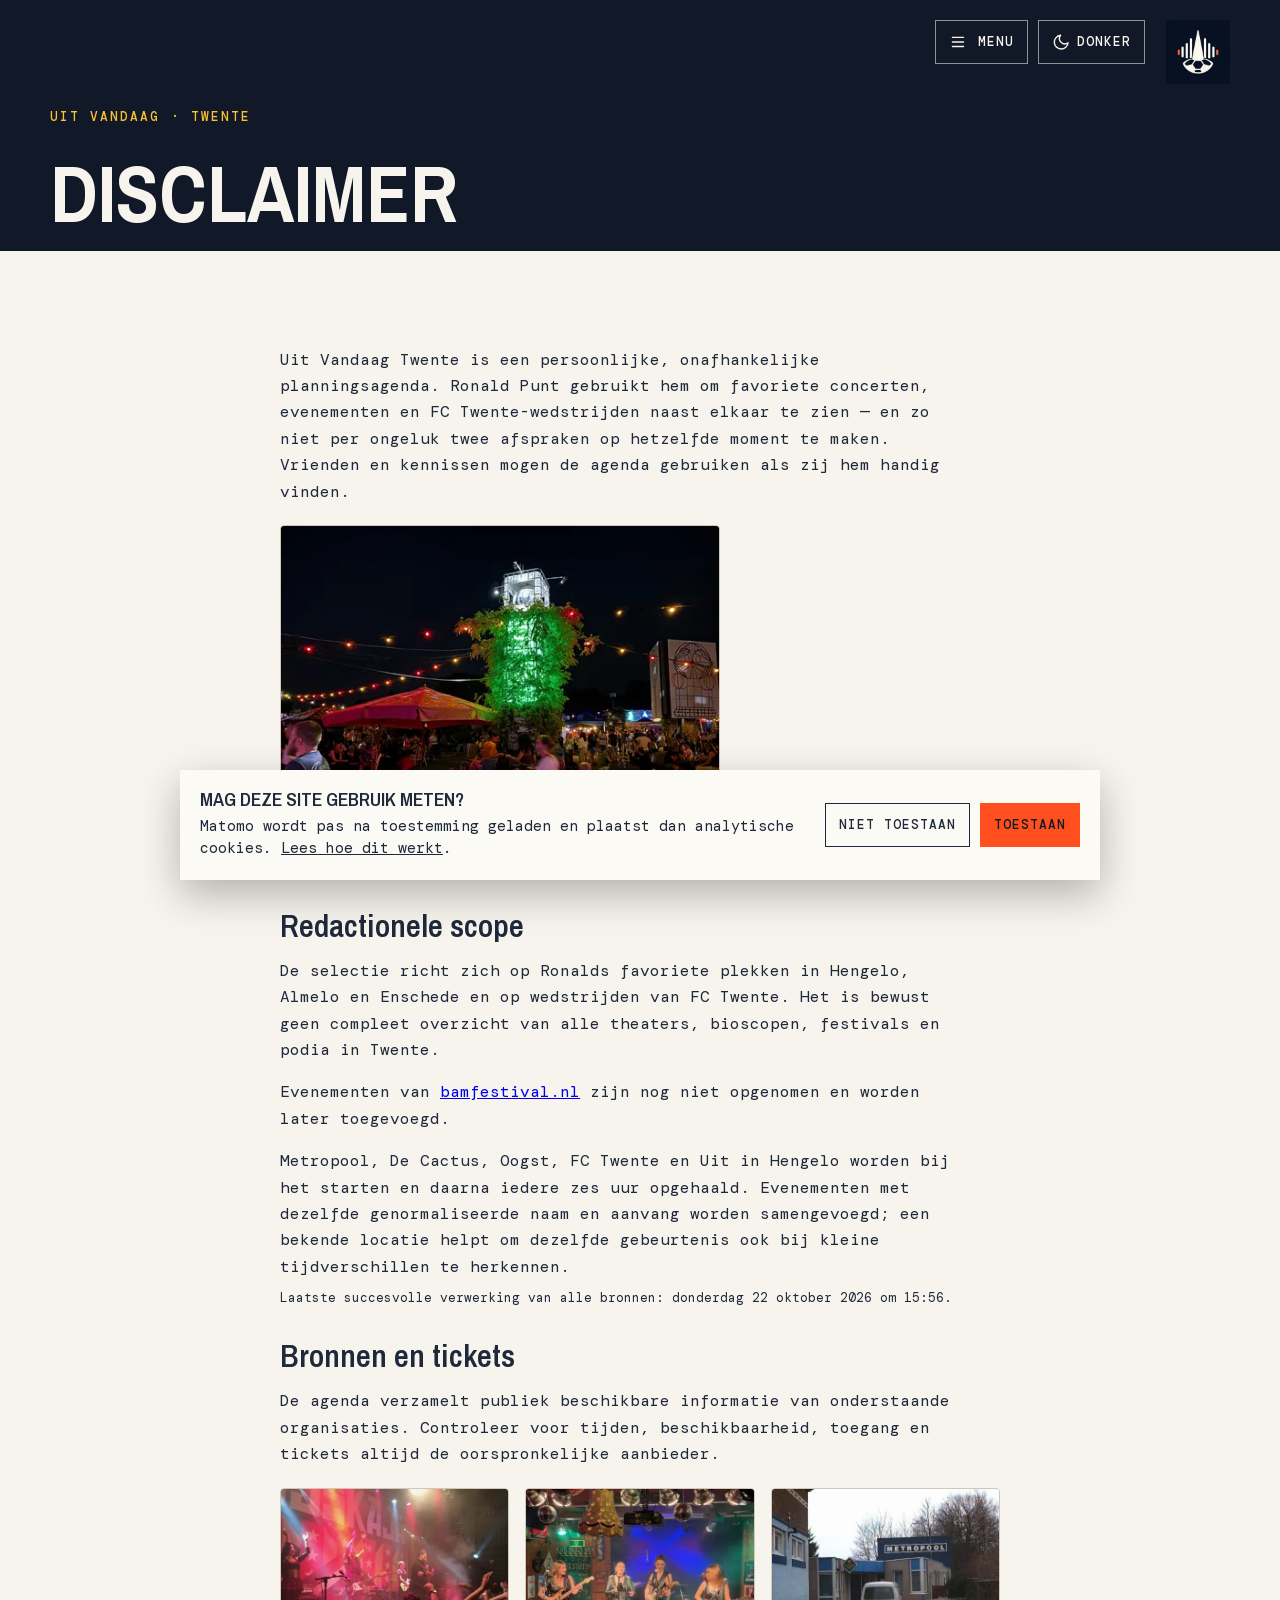
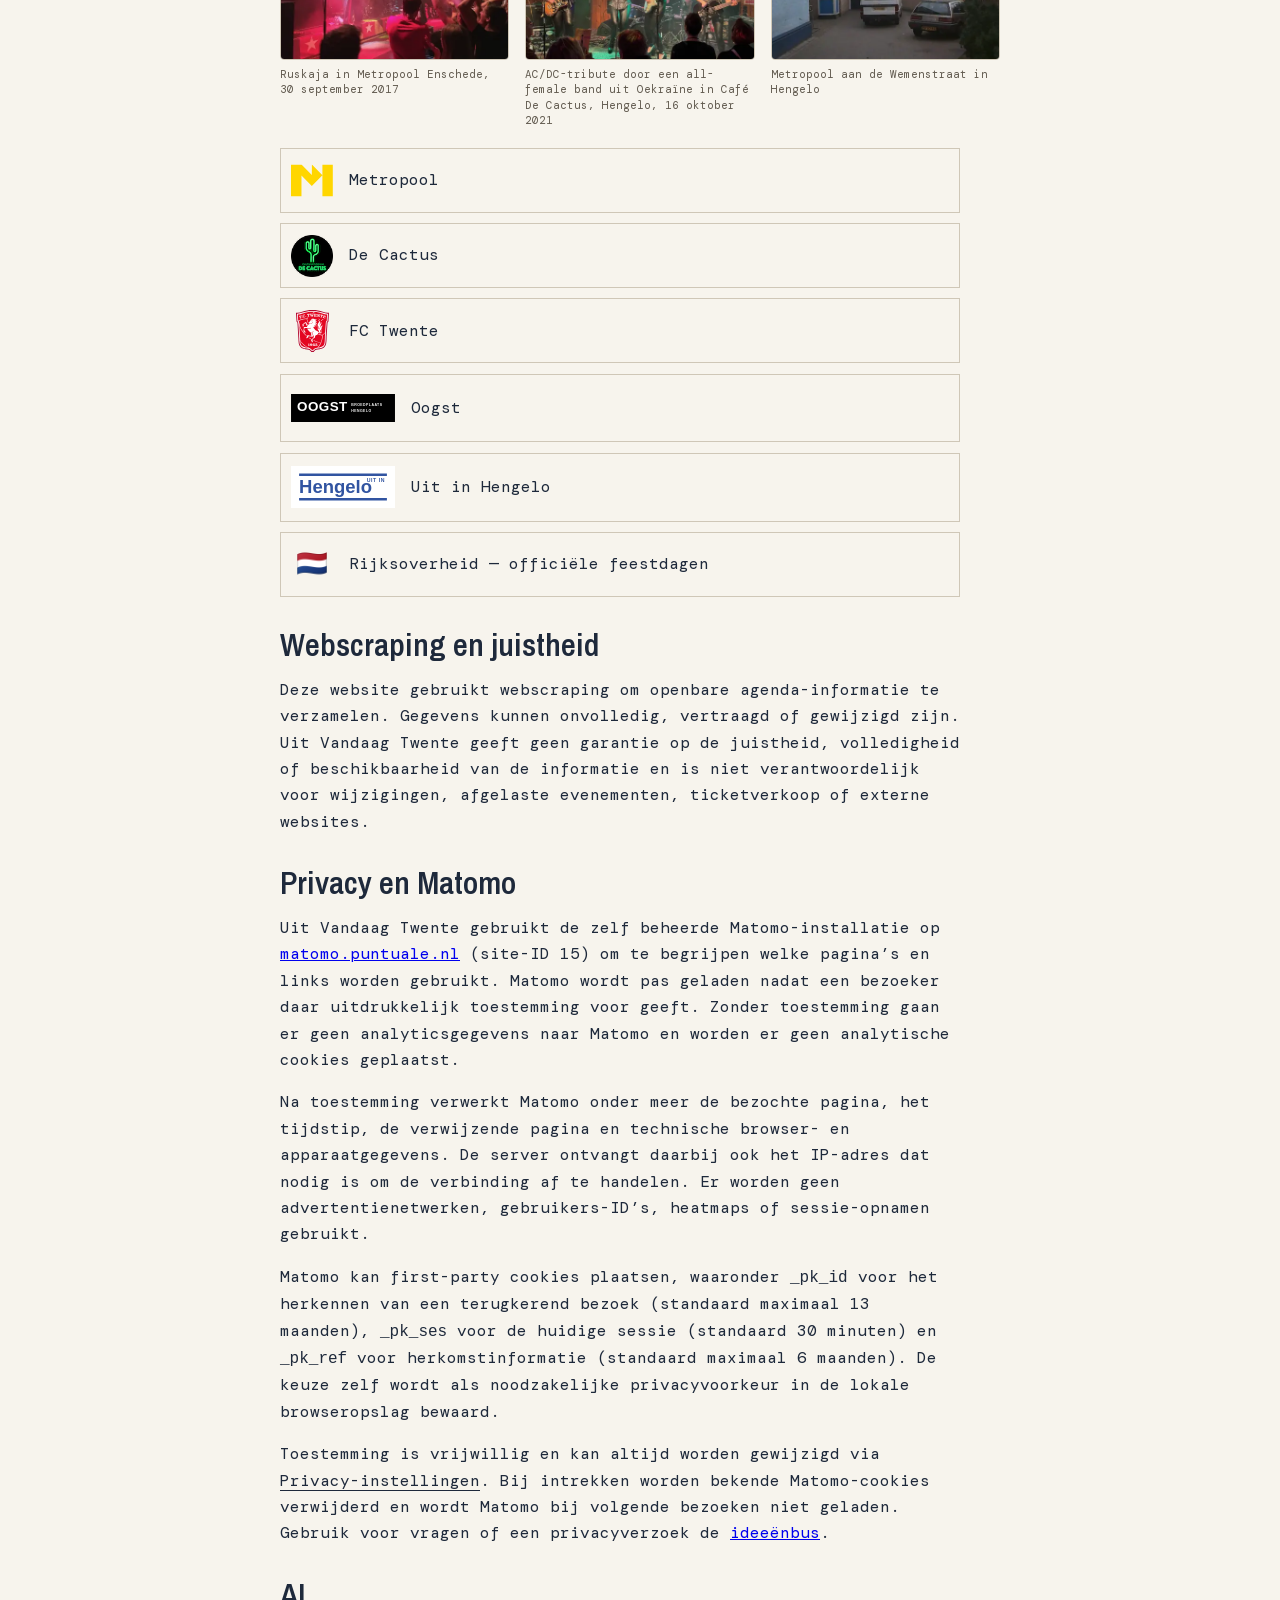
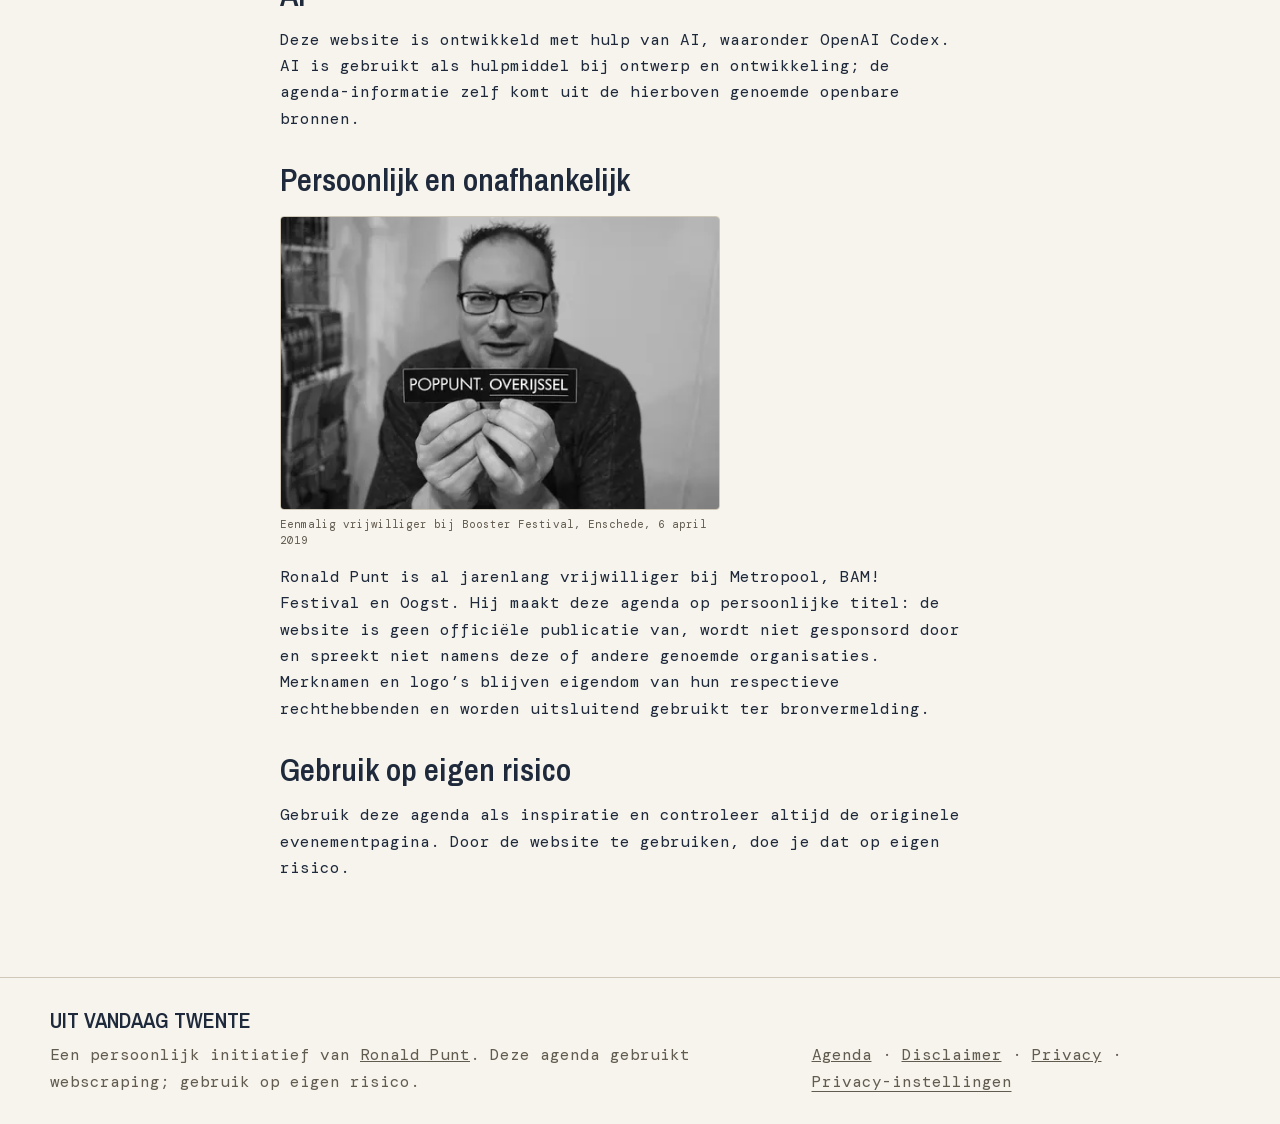
<file: event-calendar/disclaimer.html>
<!doctype html>
<html lang="nl">
  <head>
    <meta charset="utf-8" />
    <meta name="viewport" content="width=device-width, initial-scale=1, viewport-fit=cover" />
    <title>Disclaimer — Uit Vandaag Twente</title>
    <meta name="description" content="Lees de disclaimer, bronvermelding, privacyinformatie en werkwijze van de onafhankelijke uitagenda Uit Vandaag Twente." />
    <meta property="og:type" content="website" />
    <meta property="og:locale" content="nl_NL" />
    <meta property="og:site_name" content="Uit Vandaag — Twente" />
    <meta property="og:title" content="Disclaimer en werkwijze — Uit Vandaag Twente" />
    <meta property="og:description" content="Lees hoe Uit Vandaag Twente agenda-informatie verzamelt, verwerkt en presenteert." />
    <meta property="og:url" content="https://event-calendar.puntuale.nl/disclaimer.html" />
    <meta property="og:image" content="https://event-calendar.puntuale.nl/assets/uit-vandaag-mark.png" />
    <meta property="og:image:alt" content="Uit Vandaag Twente" />
    <meta name="twitter:card" content="summary" />
    <meta name="twitter:title" content="Disclaimer en werkwijze — Uit Vandaag Twente" />
    <meta name="twitter:description" content="Lees hoe Uit Vandaag Twente agenda-informatie verzamelt, verwerkt en presenteert." />
    <meta name="twitter:image" content="https://event-calendar.puntuale.nl/assets/uit-vandaag-mark.png" />
    <meta name="robots" content="index, follow" />
    <meta name="theme-color" content="#111827" />
    <script src="theme.js?v=20260821-logo-links-1"></script>
    <link rel="canonical" href="https://event-calendar.puntuale.nl/disclaimer.html" />
    <link rel="alternate" type="application/rss+xml" title="Uitagenda Twente" href="/feeds/agenda.xml" />
    <link rel="icon" href="favicon.ico" sizes="any" />
    <link rel="icon" type="image/png" sizes="32x32" href="assets/favicon-32.png" />
    <link rel="apple-touch-icon" sizes="180x180" href="assets/apple-touch-icon.png" />
    <link rel="preload" href="assets/fonts/archivo-narrow-latin.woff2" as="font" type="font/woff2" crossorigin />
    <link rel="stylesheet" href="styles.css?v=20261112-menu-align" />
    <script type="application/ld+json">{"@context":"https://schema.org","@type":"WebPage","name":"Disclaimer — Uit Vandaag Twente","url":"https://event-calendar.puntuale.nl/disclaimer.html","description":"Disclaimer, bronvermelding, privacyinformatie en werkwijze van Uit Vandaag Twente.","inLanguage":"nl-NL","author":{"@type":"Person","name":"Ronald Punt","url":"https://www.ronaldpunt.nl"}}</script>
  </head>
  <body>
    <a class="skip-link" href="#main-content">Ga naar inhoud</a>
    <header class="legal-header">
      <div><p class="eyebrow">UIT VANDAAG · TWENTE</p><h1>Disclaimer</h1></div>
      <div class="legal-actions"><nav class="site-menu" aria-label="Hoofdnavigatie"><button class="site-menu-toggle" type="button" data-menu-toggle aria-controls="site-menu-panel" aria-expanded="false"><span class="site-menu-icon" aria-hidden="true"><svg viewBox="0 0 100 100" xmlns="http://www.w3.org/2000/svg"><path class="line--1" d="M0 40h62c13 0 6 28-4 18L35 35"/><path class="line--2" d="M0 50h70"/><path class="line--3" d="M0 60h62c13 0 6-28-4-18L35 65"/></svg></span><span>Menu</span></button><div class="site-menu-panel" id="site-menu-panel" hidden><a href="index.html">Agenda</a><a href="about.html">Muzieksmaak</a><a href="rock-werchter-archief.html">Werchter archief</a><a href="lowlands-archief.html">Lowlands archief</a><a href="technical.html">Techniek</a><a href="standings.html">FC Twente '65</a><a href="contact.html">Contact</a><a href="disclaimer.html">Disclaimer</a><a href="privacy.html">Privacy</a></div></nav><button id="theme-toggle" class="legal-theme-toggle" type="button" aria-label="Gebruik donkere modus" aria-pressed="false"><svg class="theme-icon theme-icon-moon" viewBox="0 0 24 24" aria-hidden="true"><path d="M21 12.8A9 9 0 1 1 11.2 3 7 7 0 0 0 21 12.8Z"/></svg><svg class="theme-icon theme-icon-sun" viewBox="0 0 24 24" aria-hidden="true"><path d="M12 17a5 5 0 1 0 0-10 5 5 0 0 0 0 10Z"/><path d="M12 1v2M12 21v2M4.2 4.2l1.4 1.4M18.4 18.4l1.4 1.4M1 12h2M21 12h2M4.2 19.8l1.4-1.4M18.4 5.6l1.4-1.4"/></svg><span data-theme-label>Donker</span></button><img class="legal-brand-mark" src="assets/icon-96.webp" srcset="assets/icon-96.webp 1x, assets/icon-192.webp 2x" width="96" height="96" alt="Uit Vandaag Twente-logo" /></div>
    </header>
    <main id="main-content" class="legal-main" tabindex="-1">
      <p>Uit Vandaag Twente is een persoonlijke, onafhankelijke planningsagenda. Ronald Punt gebruikt hem om favoriete concerten, evenementen en FC Twente-wedstrijden naast elkaar te zien — en zo niet per ongeluk twee afspraken op hetzelfde moment te maken. Vrienden en kennissen mogen de agenda gebruiken als zij hem handig vinden.</p>
      <figure class="taste-photo"><a href="assets/photos/oogst-hengelo-2026-1600.webp" data-lightbox="oogst-hengelo-2026"><img src="assets/photos/oogst-hengelo-2026-960.webp" srcset="assets/photos/oogst-hengelo-2026-480.webp 480w, assets/photos/oogst-hengelo-2026-960.webp 960w, assets/photos/oogst-hengelo-2026-1600.webp 1600w" sizes="(max-width: 700px) 92vw, 440px" width="1600" height="1200" alt="Een avondsfeer op Oogst met lichtsnoeren, een groene toren en bezoekers op het terrein" loading="lazy" decoding="async" /></a><figcaption>Een avond op Oogst in Hengelo, 23 mei 2026</figcaption></figure>
      <h2>Redactionele scope</h2>
      <p>De selectie richt zich op Ronalds favoriete plekken in Hengelo, Almelo en Enschede en op wedstrijden van FC Twente. Het is bewust geen compleet overzicht van alle theaters, bioscopen, festivals en podia in Twente.</p>
      <p>Evenementen van <a href="https://bamfestival.nl/" target="_blank" rel="noopener noreferrer">bamfestival.nl</a> zijn nog niet opgenomen en worden later toegevoegd.</p>
      <p>Metropool, De Cactus, Oogst, FC Twente en Uit in Hengelo worden bij het starten en daarna iedere zes uur opgehaald. Evenementen met dezelfde genormaliseerde naam en aanvang worden samengevoegd; een bekende locatie helpt om dezelfde gebeurtenis ook bij kleine tijdverschillen te herkennen. <!-- DISCLAIMER_REFRESH_START --><span class="refresh-status">Laatste succesvolle verwerking van alle bronnen: donderdag 22 oktober 2026 om 15:56.</span><!-- DISCLAIMER_REFRESH_END --></p>
      <h2>Bronnen en tickets</h2>
      <p>De agenda verzamelt publiek beschikbare informatie van onderstaande organisaties. Controleer voor tijden, beschikbaarheid, toegang en tickets altijd de oorspronkelijke aanbieder.</p>
      <ul class="photo-strip"><li><figure class="taste-photo"><a href="assets/photos/metropool-ruskaja-2017-1600.webp" data-lightbox="metropool-ruskaja-2017"><img src="assets/photos/metropool-ruskaja-2017-960.webp" srcset="assets/photos/metropool-ruskaja-2017-480.webp 480w, assets/photos/metropool-ruskaja-2017-960.webp 960w, assets/photos/metropool-ruskaja-2017-1600.webp 1600w" sizes="(max-width: 700px) 92vw, 240px" width="1600" height="1200" alt="Een band op een rood verlicht podium met uitgelaten publiek met opgestoken handen" loading="lazy" decoding="async" /></a><figcaption>Ruskaja in Metropool Enschede, 30 september 2017</figcaption></figure></li><li><figure class="taste-photo"><a href="assets/photos/cactus-acdc-tribute-2021-1600.webp" data-lightbox="cactus-acdc-tribute-2021"><img src="assets/photos/cactus-acdc-tribute-2021-960.webp" srcset="assets/photos/cactus-acdc-tribute-2021-480.webp 480w, assets/photos/cactus-acdc-tribute-2021-960.webp 960w, assets/photos/cactus-acdc-tribute-2021-1600.webp 1600w" sizes="(max-width: 700px) 92vw, 240px" width="1600" height="1200" alt="Vier vrouwelijke muzikanten in leer op het kleine podium van Café De Cactus onder discoballen" loading="lazy" decoding="async" /></a><figcaption>AC/DC-tribute door een all-female band uit Oekraïne in Café De Cactus, Hengelo, 16 oktober 2021</figcaption></figure></li><li><figure class="taste-photo"><a href="assets/photos/metropool-wemenstraat-640.webp" data-lightbox="metropool-wemenstraat"><img src="assets/photos/metropool-wemenstraat-640.webp" srcset="assets/photos/metropool-wemenstraat-480.webp 480w, assets/photos/metropool-wemenstraat-640.webp 640w" sizes="(max-width: 700px) 92vw, 240px" width="640" height="480" alt="Het oude Metropool-gebouw aan de Wemenstraat met bestelbus en auto ervoor" loading="lazy" decoding="async" /></a><figcaption>Metropool aan de Wemenstraat in Hengelo</figcaption></figure></li></ul>
      <ul class="source-list">
        <li><a href="https://metropool.nl" target="_blank" rel="noopener noreferrer"><img src="assets/logo-metropool.svg" alt="Metropool" />Metropool</a></li>
        <li><a href="https://decactus.nl" target="_blank" rel="noopener noreferrer"><img src="assets/logo-de-cactus.png" alt="De Cactus" />De Cactus</a></li>
        <li><a href="https://fctwente.nl/wedstrijden/eerste-selectie" target="_blank" rel="noopener noreferrer"><img src="assets/logo-fc-twente.svg" alt="FC Twente" />FC Twente</a></li>
        <li><a href="https://oogst.eu/" target="_blank" rel="noopener noreferrer"><img class="source-logo source-logo-wide" src="assets/logo-oogst.svg" alt="Broedplaats Oogst" />Oogst</a></li>
        <li><a href="https://uitinhengelo.nl/agenda" target="_blank" rel="noopener noreferrer"><img class="source-logo source-logo-wide" src="assets/logo-uit-in-hengelo.svg" alt="Uit in Hengelo" />Uit in Hengelo</a></li>
        <li><a href="https://www.rijksoverheid.nl/onderwerpen/arbeidsovereenkomst-en-cao/vraag-en-antwoord/officiele-feestdagen" target="_blank" rel="noopener noreferrer"><span class="source-mark" aria-hidden="true">🇳🇱</span>Rijksoverheid — officiële feestdagen</a></li>
      </ul>
      <h2>Webscraping en juistheid</h2>
      <p>Deze website gebruikt webscraping om openbare agenda-informatie te verzamelen. Gegevens kunnen onvolledig, vertraagd of gewijzigd zijn. Uit Vandaag Twente geeft geen garantie op de juistheid, volledigheid of beschikbaarheid van de informatie en is niet verantwoordelijk voor wijzigingen, afgelaste evenementen, ticketverkoop of externe websites.</p>
      <h2 id="privacy">Privacy en Matomo</h2>
      <p>Uit Vandaag Twente gebruikt de zelf beheerde Matomo-installatie op <a href="https://matomo.puntuale.nl/" target="_blank" rel="noopener noreferrer">matomo.puntuale.nl</a> (site-ID 15) om te begrijpen welke pagina’s en links worden gebruikt. Matomo wordt pas geladen nadat een bezoeker daar uitdrukkelijk toestemming voor geeft. Zonder toestemming gaan er geen analyticsgegevens naar Matomo en worden er geen analytische cookies geplaatst.</p>
      <p>Na toestemming verwerkt Matomo onder meer de bezochte pagina, het tijdstip, de verwijzende pagina en technische browser- en apparaatgegevens. De server ontvangt daarbij ook het IP-adres dat nodig is om de verbinding af te handelen. Er worden geen advertentienetwerken, gebruikers-ID’s, heatmaps of sessie-opnamen gebruikt.</p>
      <p>Matomo kan first-party cookies plaatsen, waaronder <code>_pk_id</code> voor het herkennen van een terugkerend bezoek (standaard maximaal 13 maanden), <code>_pk_ses</code> voor de huidige sessie (standaard 30 minuten) en <code>_pk_ref</code> voor herkomstinformatie (standaard maximaal 6 maanden). De keuze zelf wordt als noodzakelijke privacyvoorkeur in de lokale browseropslag bewaard.</p>
      <p>Toestemming is vrijwillig en kan altijd worden gewijzigd via <button class="privacy-settings inline-privacy-settings" type="button" data-privacy-settings>Privacy-instellingen</button>. Bij intrekken worden bekende Matomo-cookies verwijderd en wordt Matomo bij volgende bezoeken niet geladen. Gebruik voor vragen of een privacyverzoek de <a href="contact.html#suggestion-title">ideeënbus</a>.</p>
      <h2>AI</h2>
      <p>Deze website is ontwikkeld met hulp van AI, waaronder OpenAI Codex. AI is gebruikt als hulpmiddel bij ontwerp en ontwikkeling; de agenda-informatie zelf komt uit de hierboven genoemde openbare bronnen.</p>
      <h2>Persoonlijk en onafhankelijk</h2>
      <figure class="taste-photo"><a href="assets/photos/booster-festival-2019-1600.webp" data-lightbox="booster-festival-2019"><img src="assets/photos/booster-festival-2019-960.webp" srcset="assets/photos/booster-festival-2019-480.webp 480w, assets/photos/booster-festival-2019-960.webp 960w, assets/photos/booster-festival-2019-1600.webp 1600w" sizes="(max-width: 700px) 92vw, 440px" width="1600" height="1066" alt="Zwart-witportret van een man met bril die een bordje met Poppunt Overijssel vasthoudt" loading="lazy" decoding="async" /></a><figcaption>Eenmalig vrijwilliger bij Booster Festival, Enschede, 6 april 2019</figcaption></figure>
      <p>Ronald Punt is al jarenlang vrijwilliger bij Metropool, BAM! Festival en Oogst. Hij maakt deze agenda op persoonlijke titel: de website is geen officiële publicatie van, wordt niet gesponsord door en spreekt niet namens deze of andere genoemde organisaties. Merknamen en logo’s blijven eigendom van hun respectieve rechthebbenden en worden uitsluitend gebruikt ter bronvermelding.</p>
      <h2>Gebruik op eigen risico</h2>
      <p>Gebruik deze agenda als inspiratie en controleer altijd de originele evenementpagina. Door de website te gebruiken, doe je dat op eigen risico.</p>
    </main>
    <footer class="site-footer"><section class="footer-about"><h2>Uit Vandaag Twente</h2><p>Een persoonlijk initiatief van <a href="https://www.ronaldpunt.nl" target="_blank" rel="noopener noreferrer">Ronald Punt</a>. Deze agenda gebruikt webscraping; gebruik op eigen risico.</p></section><p class="footer-meta"><a href="index.html">Agenda</a> · <a href="disclaimer.html" aria-current="page">Disclaimer</a> · <a href="privacy.html">Privacy</a> · <button class="privacy-settings" type="button" data-privacy-settings>Privacy-instellingen</button></p></footer>
    <button class="back-to-top" type="button" data-back-to-top hidden aria-label="Terug naar boven"><svg viewBox="0 0 24 24" aria-hidden="true"><path d="M12 19V5M6.5 10.5 12 5l5.5 5.5" /></svg><span>Naar boven</span></button>
    <script src="photos.js?v=20261022-logo2" defer></script>
    <script src="back-to-top.js?v=20260802-2" defer></script>
    <script src="analytics-consent.js?v=20260802-2" defer></script>
  </body>
</html>
</file>
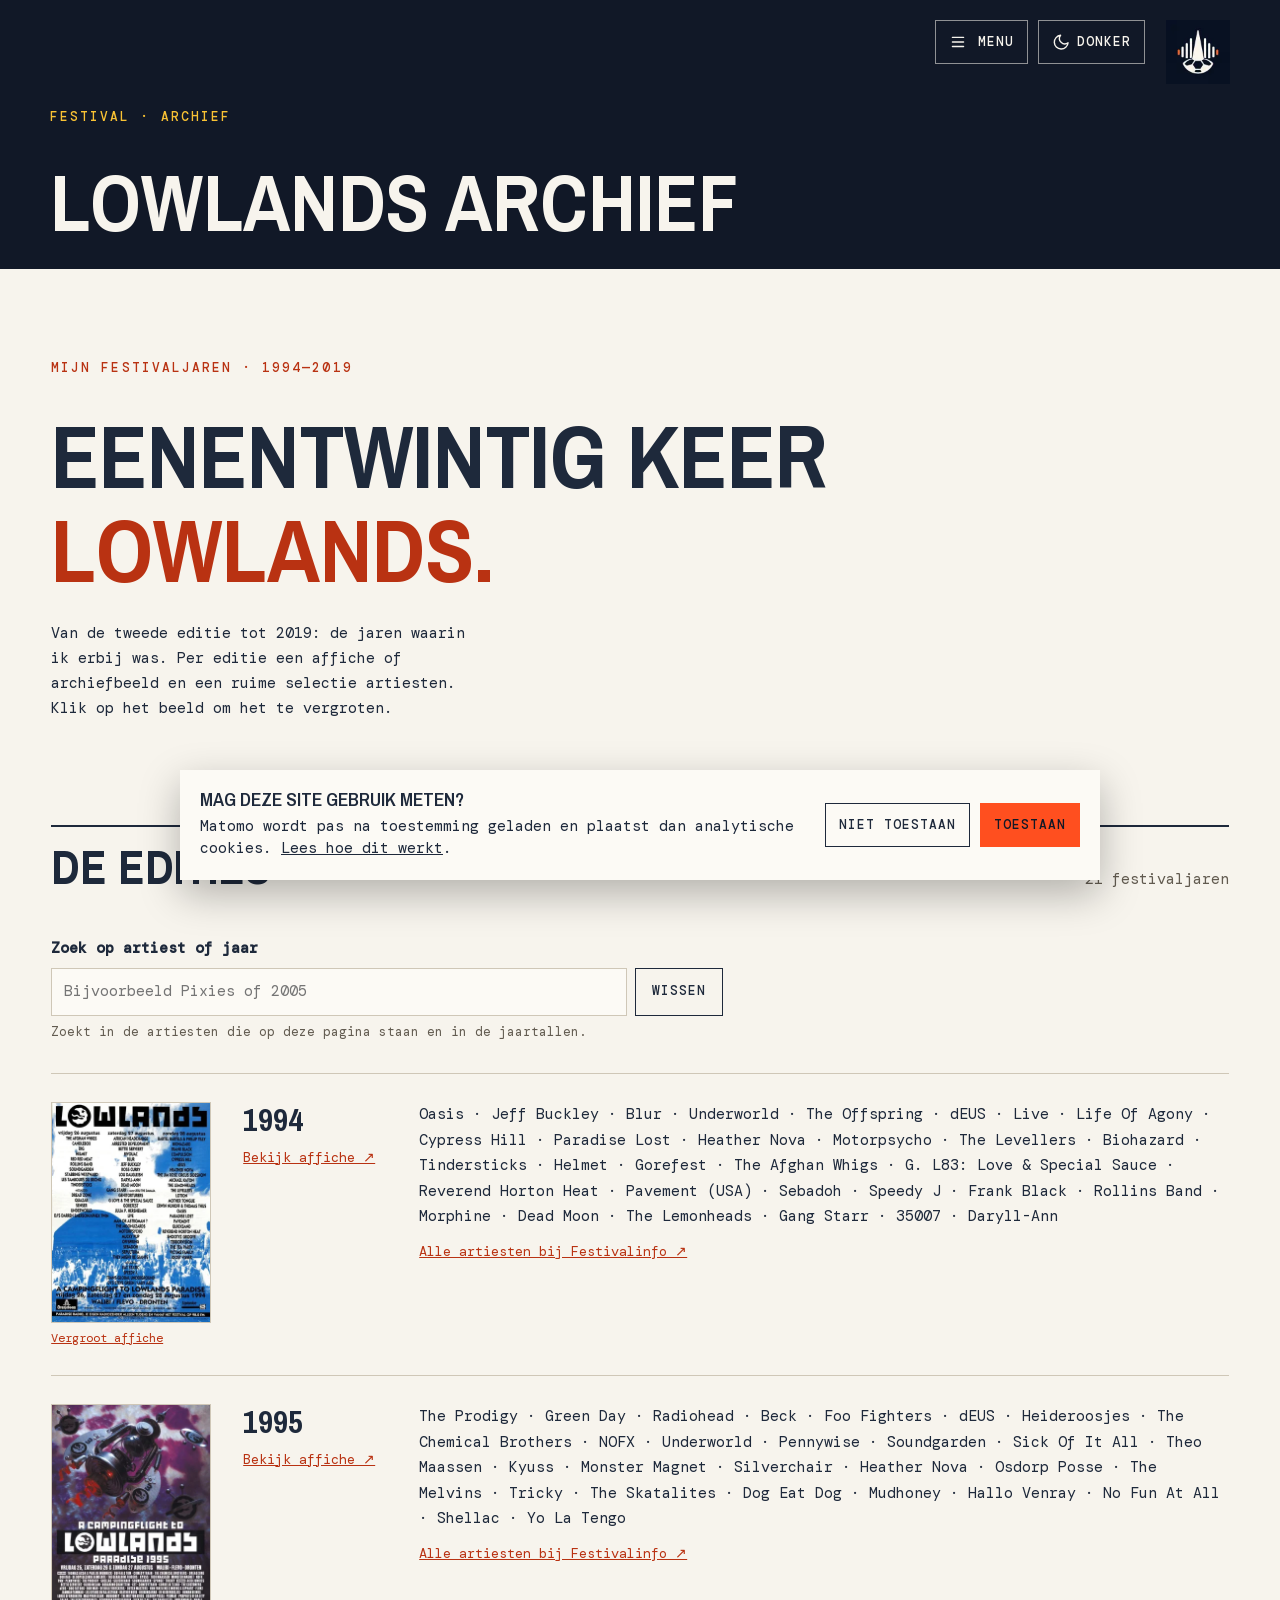
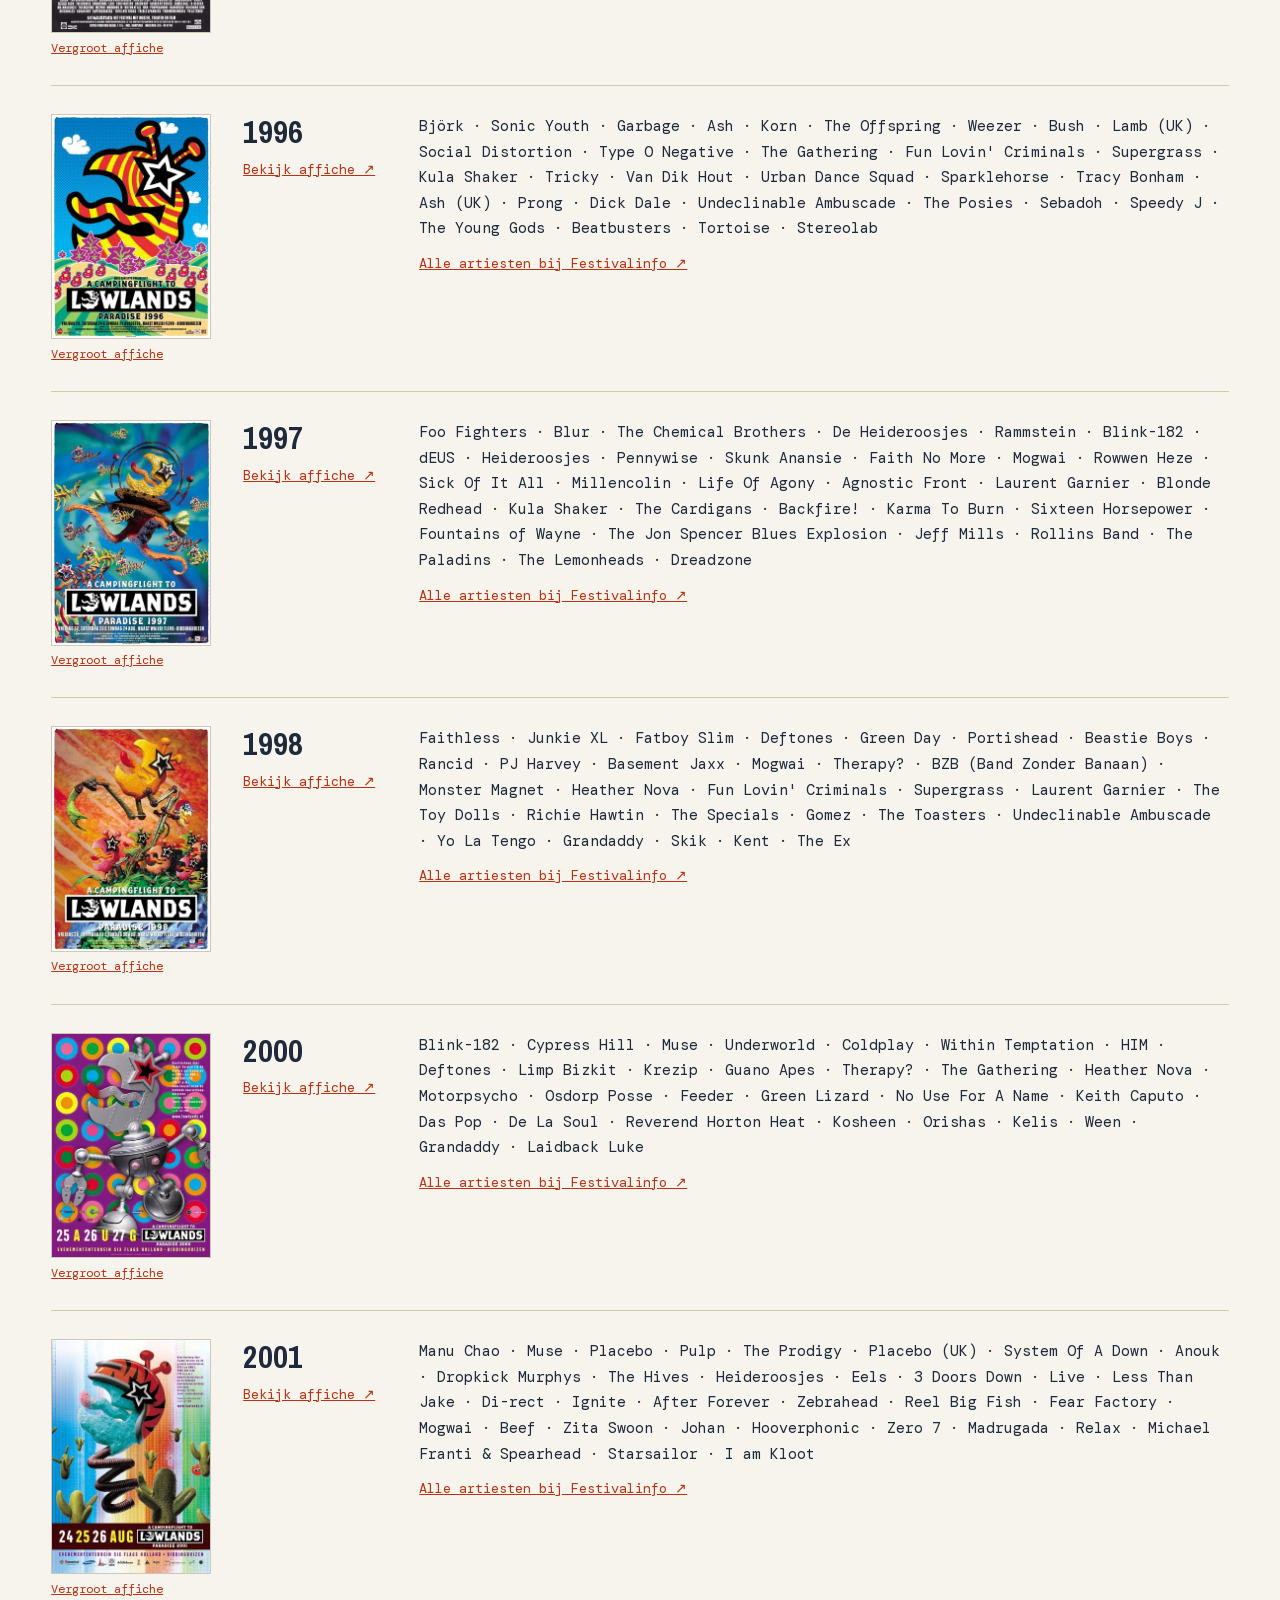
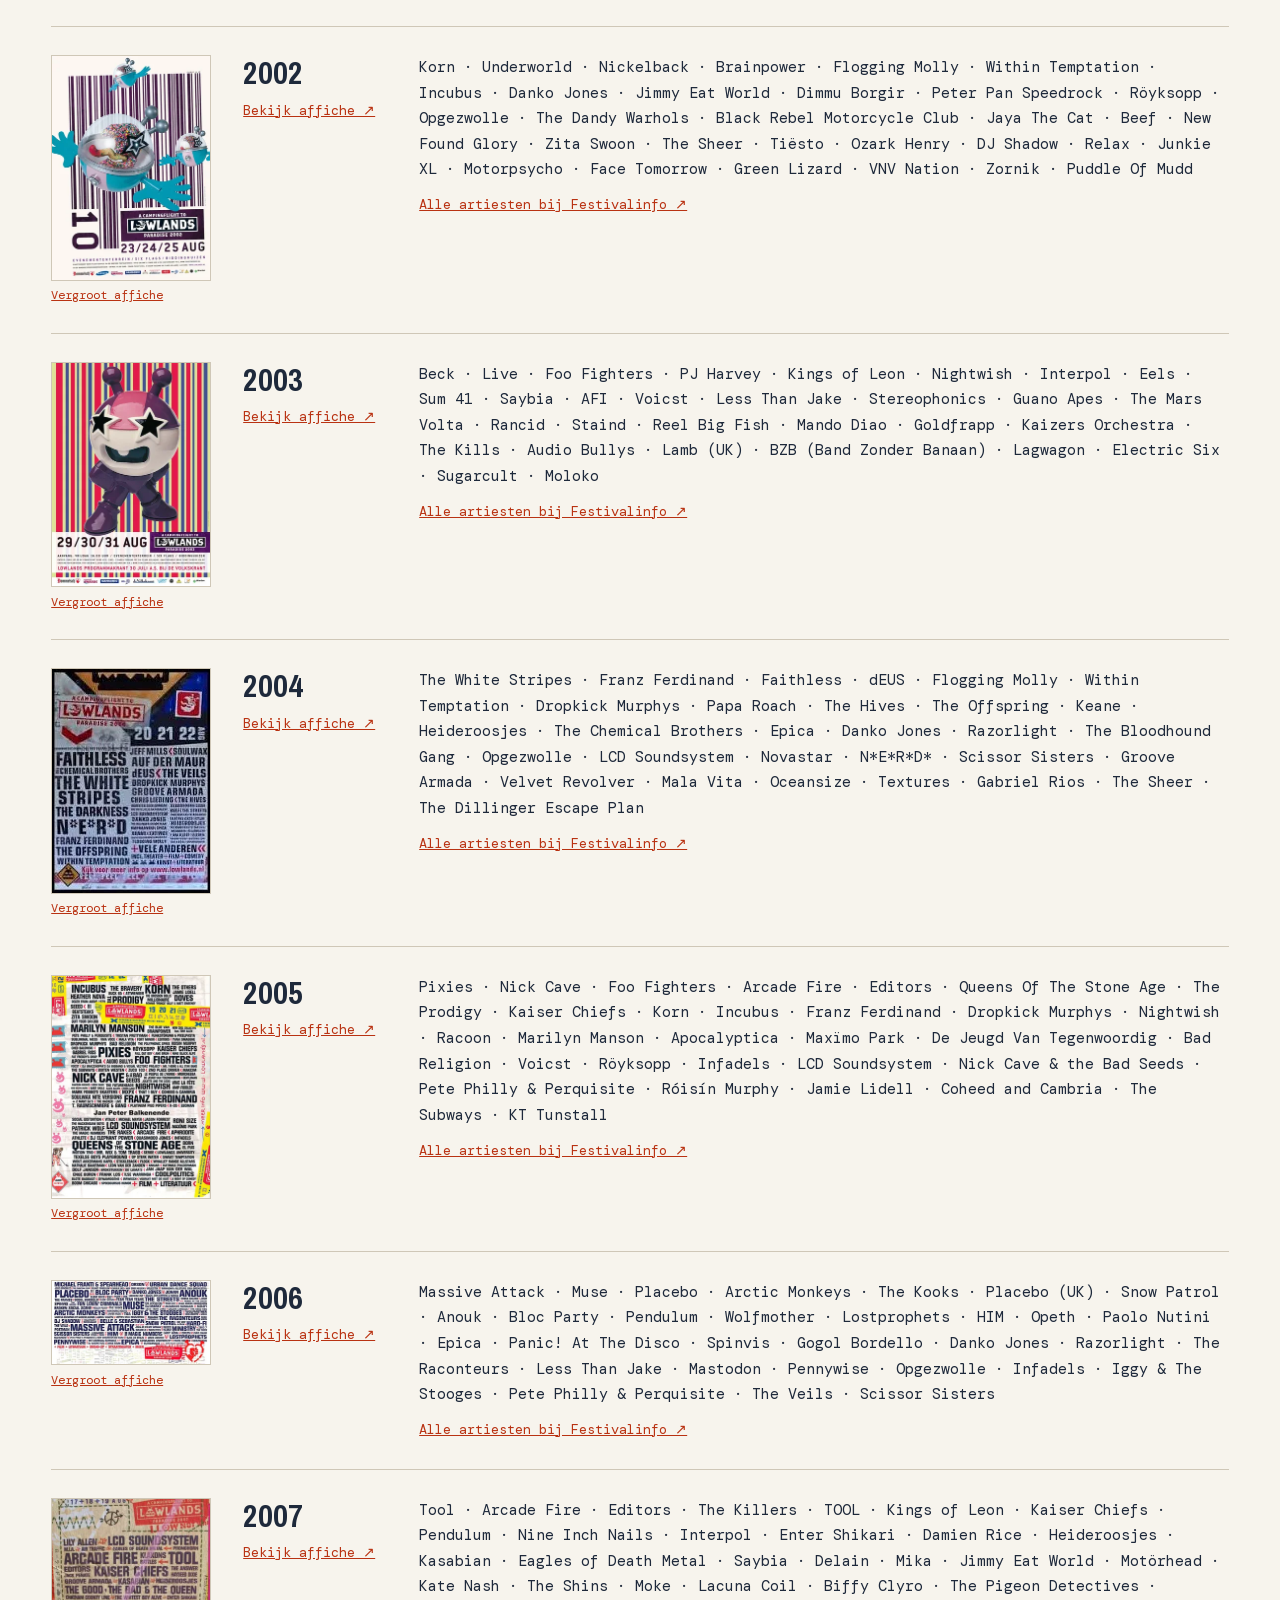
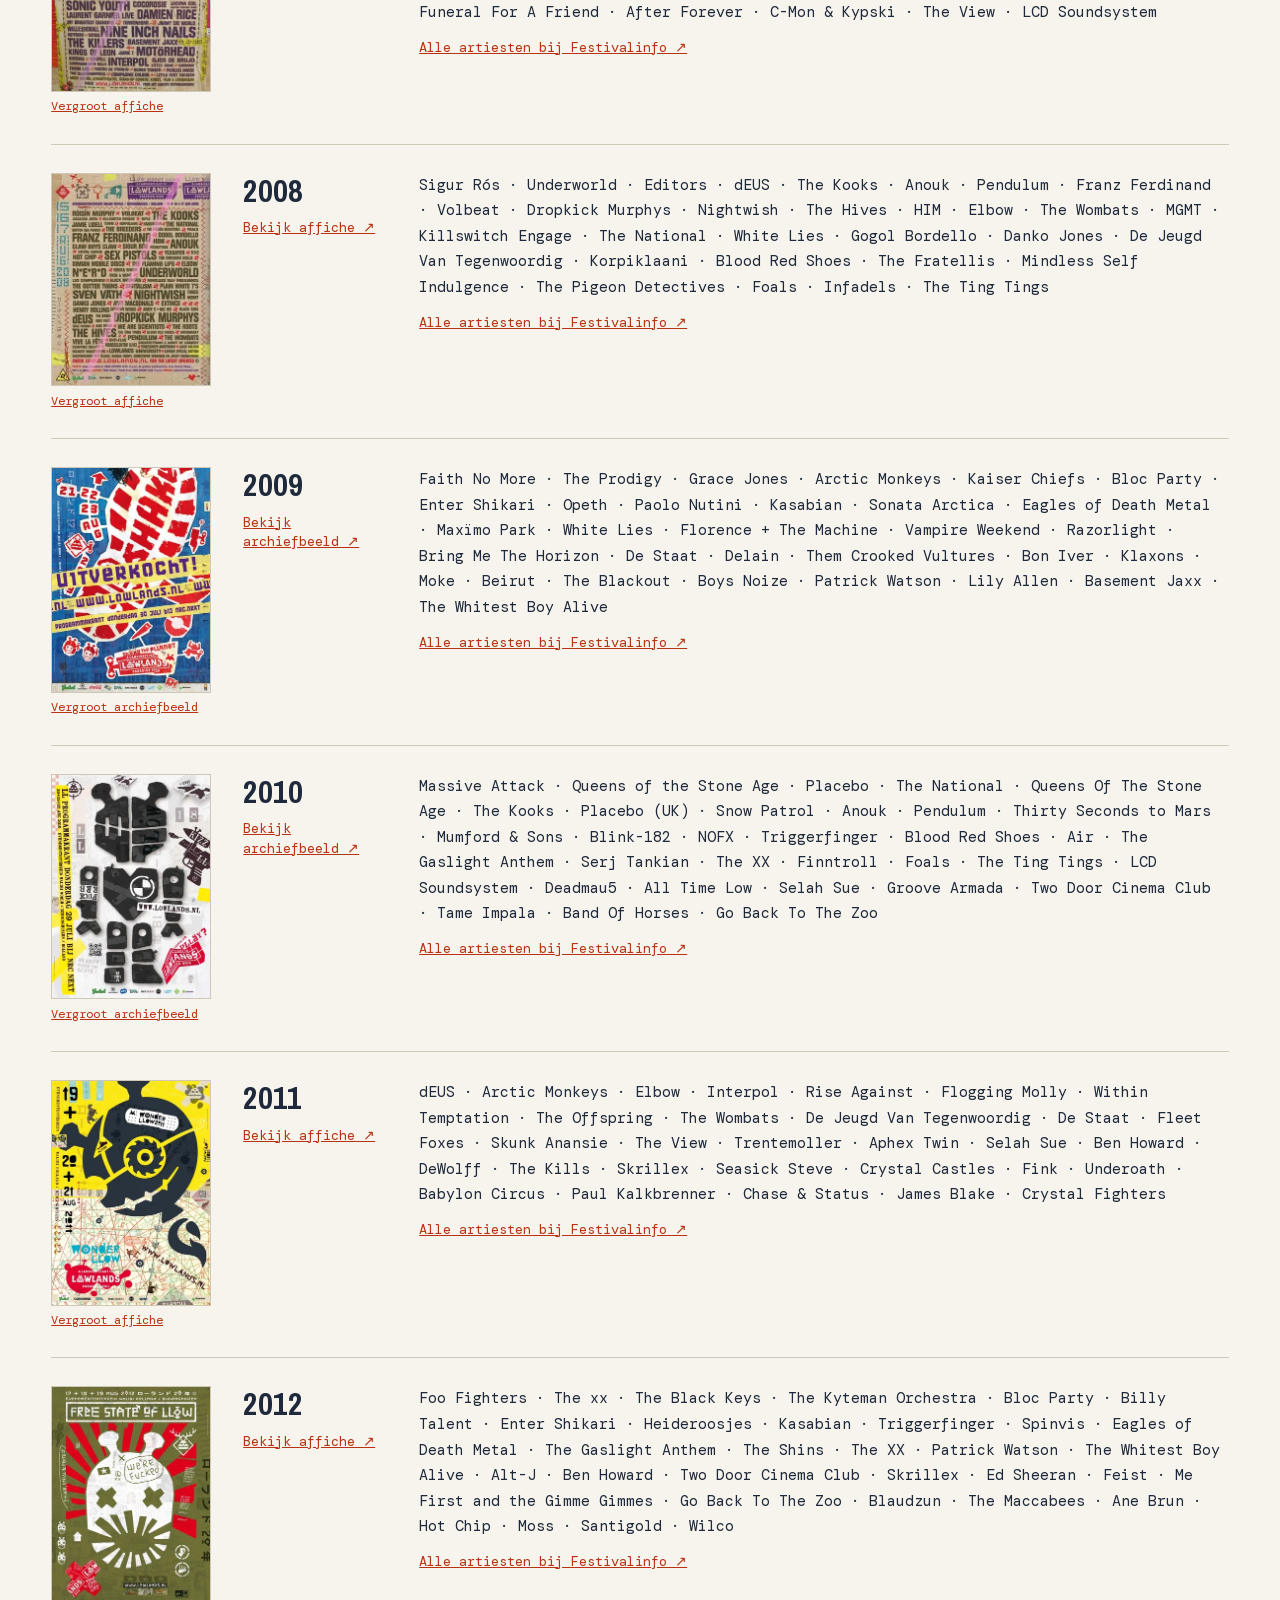
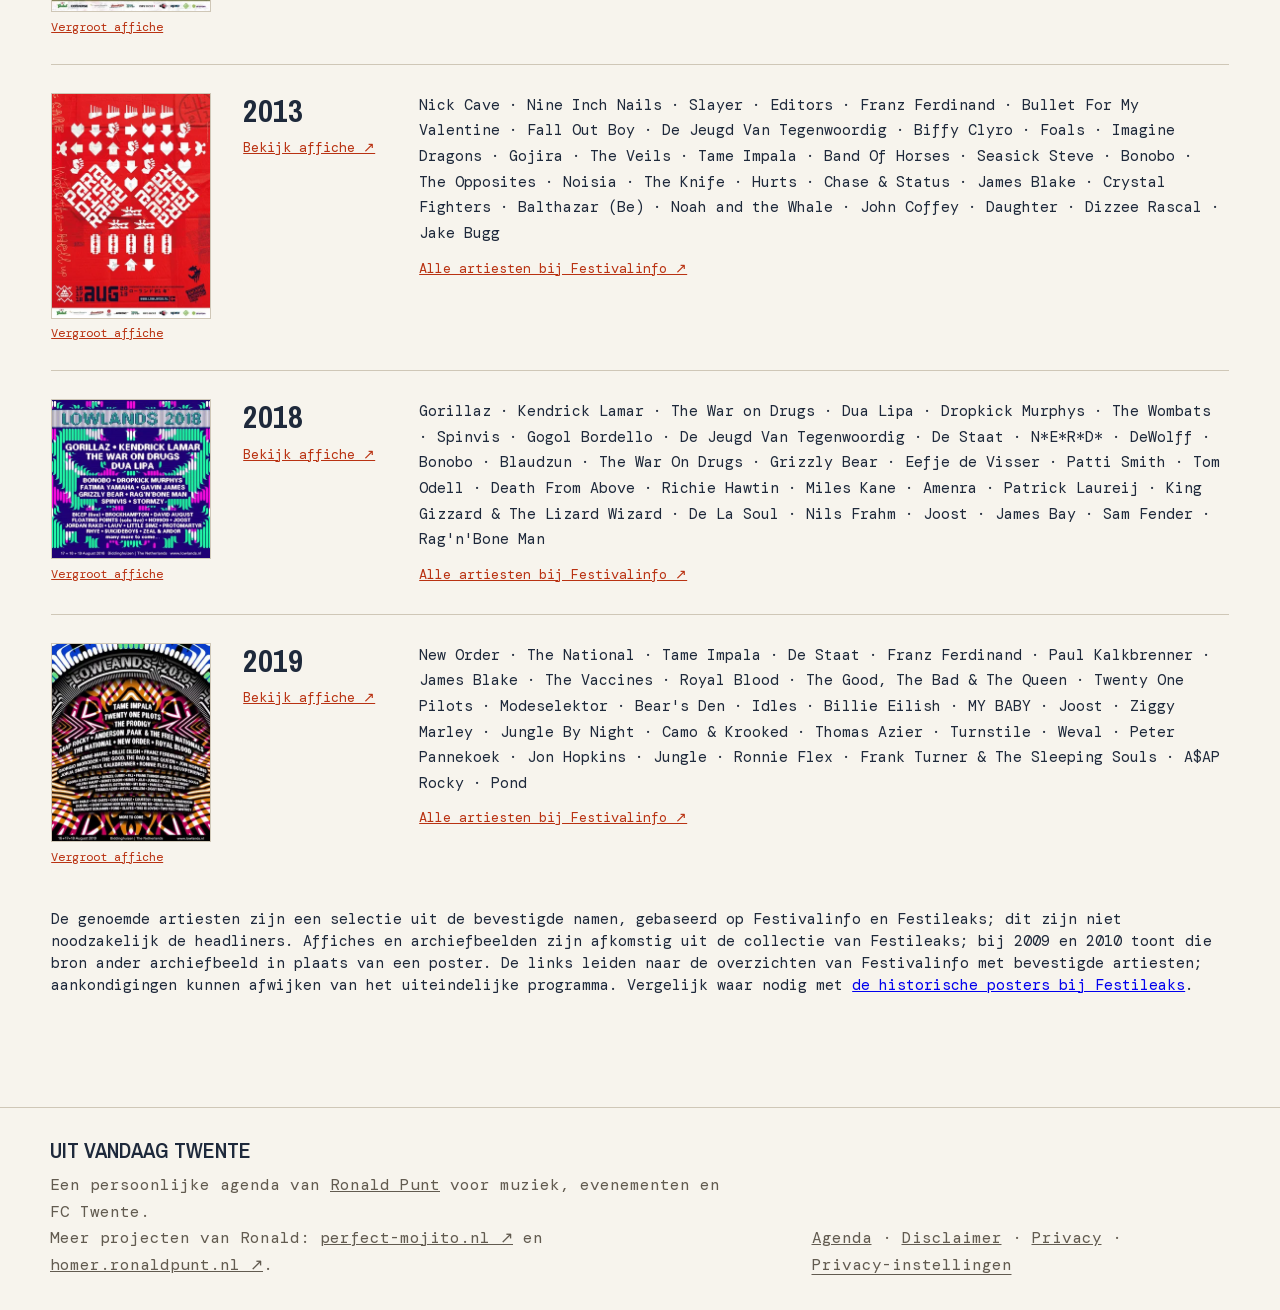
<file: event-calendar/lowlands-archief.html>
<!doctype html>
<html lang="nl">
<head>
<meta charset="utf-8" /><meta name="viewport" content="width=device-width, initial-scale=1, viewport-fit=cover" />
<title>Lowlands archief – Uit Vandaag Twente</title>
<meta name="description" content="Bekijk de line-ups van 21 Lowlands-edities." />
<meta name="theme-color" content="#111827" /><link rel="canonical" href="https://event-calendar.puntuale.nl/lowlands-archief.html" />
<link rel="icon" href="favicon.ico" sizes="any" /><link rel="stylesheet" href="styles.css?v=20261112-menu-align" /><link rel="stylesheet" href="werchter-archief.css?v=20261107-7" />
<script src="theme.js?v=20260821-logo-links-1"></script>
</head><body><a class="skip-link" href="#main-content">Ga naar inhoud</a>
    <header class="legal-header">
      <div><p class="eyebrow">FESTIVAL · ARCHIEF</p><h1>Lowlands archief</h1></div>
      <div class="legal-actions"><nav class="site-menu" aria-label="Hoofdnavigatie"><button class="site-menu-toggle" type="button" data-menu-toggle aria-controls="site-menu-panel" aria-expanded="false"><span class="site-menu-icon" aria-hidden="true"><svg viewBox="0 0 100 100" xmlns="http://www.w3.org/2000/svg"><path class="line--1" d="M0 40h62c13 0 6 28-4 18L35 35"/><path class="line--2" d="M0 50h70"/><path class="line--3" d="M0 60h62c13 0 6-28-4-18L35 65"/></svg></span><span>Menu</span></button><div class="site-menu-panel" id="site-menu-panel" hidden><a href="index.html">Agenda</a><a href="about.html">Muzieksmaak</a><a href="rock-werchter-archief.html">Werchter archief</a><a href="lowlands-archief.html">Lowlands archief</a><a href="technical.html">Techniek</a><a href="standings.html">FC Twente '65</a><a href="contact.html">Contact</a><a href="disclaimer.html">Disclaimer</a><a href="privacy.html">Privacy</a></div></nav><button id="theme-toggle" class="legal-theme-toggle" type="button" aria-label="Gebruik donkere modus" aria-pressed="false"><svg class="theme-icon theme-icon-moon" viewBox="0 0 24 24" aria-hidden="true"><path d="M21 12.8A9 9 0 1 1 11.2 3 7 7 0 0 0 21 12.8Z"/></svg><svg class="theme-icon theme-icon-sun" viewBox="0 0 24 24" aria-hidden="true"><path d="M12 17a5 5 0 1 0 0-10 5 5 0 0 0 0 10Z"/><path d="M12 1v2M12 21v2M4.2 4.2l1.4 1.4M18.4 18.4l1.4 1.4M1 12h2M21 12h2M4.2 19.8l1.4-1.4M18.4 5.6l1.4-1.4"/></svg><span data-theme-label>Donker</span></button><img class="legal-brand-mark" src="assets/icon-96.webp" srcset="assets/icon-96.webp 1x, assets/icon-192.webp 2x" width="96" height="96" alt="Uit Vandaag Twente-logo" /></div>
    </header>
    <main id="main-content" class="archive-main lowlands-main" tabindex="-1"><section class="archive-intro"><p class="eyebrow">MIJN FESTIVALJAREN · 1994—2019</p><h2>Eenentwintig keer<br /><em>Lowlands.</em></h2><p>Van de tweede editie tot 2019: de jaren waarin ik erbij was. Per editie een affiche of archiefbeeld en een ruime selectie artiesten. Klik op het beeld om het te vergroten.</p></section><section aria-labelledby="edities"><div class="archive-heading"><h2 id="edities">De edities</h2><p>21 festivaljaren</p></div><div class="archive-search" data-archive-search hidden><label for="archive-search-input">Zoek op artiest of jaar</label><div class="archive-search-controls"><input id="archive-search-input" type="search" placeholder="Bijvoorbeeld Pixies of 2005" autocomplete="off" aria-describedby="archive-search-hint archive-search-status" /><button type="button" data-search-clear>Wissen</button></div><p id="archive-search-hint">Zoekt in de artiesten die op deze pagina staan en in de jaartallen.</p><p id="archive-search-status" role="status" aria-live="polite"></p></div><ul class="lowlands-list"><li data-year="1994"><figure class="lowlands-poster"><a href="assets/lowlands-posters/lowlands-1994-738.webp" data-lightbox="lowlands-1994"><img src="assets/lowlands-posters/lowlands-1994-320.webp" srcset="assets/lowlands-posters/lowlands-1994-320.webp 320w, assets/lowlands-posters/lowlands-1994-480.webp 480w, assets/lowlands-posters/lowlands-1994-738.webp 738w" sizes="(max-width: 600px) 32vw, 160px" width="738" height="1024" loading="lazy" decoding="async" alt="Lowlands affiche 1994" /><span class="poster-hint">Vergroot affiche</span></a></figure><div class="edition-year"><strong>1994</strong><a href="https://festileaks.com/2026/08/alle-lowlands-lineup-posters-sinds-1993-op-een-rij/#h-1994">Bekijk affiche ↗</a></div><div class="edition-details"><p class="artists">Oasis · Jeff Buckley · Blur · Underworld · The Offspring · dEUS · Live · Life Of Agony · Cypress Hill · Paradise Lost · Heather Nova · Motorpsycho · The Levellers · Biohazard · Tindersticks · Helmet · Gorefest · The Afghan Whigs · G.
L83: Love &amp; Special Sauce · Reverend Horton Heat · Pavement (USA) · Sebadoh · Speedy J · Frank Black · Rollins Band · Morphine · Dead Moon · The Lemonheads · Gang Starr · 35007 · Daryll-Ann</p><a class="more" href="https://www.festivalinfo.nl/festival/5195/Lowlands/1994/">Alle artiesten bij Festivalinfo ↗</a></div></li>
<li data-year="1995"><figure class="lowlands-poster"><a href="assets/lowlands-posters/lowlands-1995-712.webp" data-lightbox="lowlands-1995"><img src="assets/lowlands-posters/lowlands-1995-320.webp" srcset="assets/lowlands-posters/lowlands-1995-320.webp 320w, assets/lowlands-posters/lowlands-1995-480.webp 480w, assets/lowlands-posters/lowlands-1995-712.webp 712w" sizes="(max-width: 600px) 32vw, 160px" width="712" height="1024" loading="lazy" decoding="async" alt="Lowlands affiche 1995" /><span class="poster-hint">Vergroot affiche</span></a></figure><div class="edition-year"><strong>1995</strong><a href="https://festileaks.com/2026/08/alle-lowlands-lineup-posters-sinds-1993-op-een-rij/#h-1995">Bekijk affiche ↗</a></div><div class="edition-details"><p class="artists">The Prodigy · Green Day · Radiohead · Beck · Foo Fighters · dEUS · Heideroosjes · The Chemical Brothers · NOFX · Underworld · Pennywise · Soundgarden · Sick Of It All · Theo Maassen · Kyuss · Monster Magnet · Silverchair · Heather Nova · Osdorp Posse · The Melvins · Tricky · The Skatalites · Dog Eat Dog · Mudhoney · Hallo Venray · No Fun At All · Shellac · Yo La Tengo</p><a class="more" href="https://www.festivalinfo.nl/festival/5196/Lowlands/1995/">Alle artiesten bij Festivalinfo ↗</a></div></li>
<li data-year="1996"><figure class="lowlands-poster"><a href="assets/lowlands-posters/lowlands-1996-725.webp" data-lightbox="lowlands-1996"><img src="assets/lowlands-posters/lowlands-1996-320.webp" srcset="assets/lowlands-posters/lowlands-1996-320.webp 320w, assets/lowlands-posters/lowlands-1996-480.webp 480w, assets/lowlands-posters/lowlands-1996-725.webp 725w" sizes="(max-width: 600px) 32vw, 160px" width="725" height="1024" loading="lazy" decoding="async" alt="Lowlands affiche 1996" /><span class="poster-hint">Vergroot affiche</span></a></figure><div class="edition-year"><strong>1996</strong><a href="https://festileaks.com/2026/08/alle-lowlands-lineup-posters-sinds-1993-op-een-rij/#h-1996">Bekijk affiche ↗</a></div><div class="edition-details"><p class="artists">Björk · Sonic Youth · Garbage · Ash · Korn · The Offspring · Weezer · Bush · Lamb (UK) · Social Distortion · Type O Negative · The Gathering · Fun Lovin&#x27; Criminals · Supergrass · Kula Shaker · Tricky · Van Dik Hout · Urban Dance Squad · Sparklehorse · Tracy Bonham · Ash (UK) · Prong · Dick Dale · Undeclinable Ambuscade · The Posies · Sebadoh · Speedy J · The Young Gods · Beatbusters · Tortoise · Stereolab</p><a class="more" href="https://www.festivalinfo.nl/festival/5197/Lowlands/1996/">Alle artiesten bij Festivalinfo ↗</a></div></li>
<li data-year="1997"><figure class="lowlands-poster"><a href="assets/lowlands-posters/lowlands-1997-724.webp" data-lightbox="lowlands-1997"><img src="assets/lowlands-posters/lowlands-1997-320.webp" srcset="assets/lowlands-posters/lowlands-1997-320.webp 320w, assets/lowlands-posters/lowlands-1997-480.webp 480w, assets/lowlands-posters/lowlands-1997-724.webp 724w" sizes="(max-width: 600px) 32vw, 160px" width="724" height="1024" loading="lazy" decoding="async" alt="Lowlands affiche 1997" /><span class="poster-hint">Vergroot affiche</span></a></figure><div class="edition-year"><strong>1997</strong><a href="https://festileaks.com/2026/08/alle-lowlands-lineup-posters-sinds-1993-op-een-rij/#h-1997">Bekijk affiche ↗</a></div><div class="edition-details"><p class="artists">Foo Fighters · Blur · The Chemical Brothers · De Heideroosjes · Rammstein · Blink-182 · dEUS · Heideroosjes · Pennywise · Skunk Anansie · Faith No More · Mogwai · Rowwen Heze · Sick Of It All · Millencolin · Life Of Agony · Agnostic Front · Laurent Garnier · Blonde Redhead · Kula Shaker · The Cardigans · Backfire! · Karma To Burn · Sixteen Horsepower · Fountains of Wayne · The Jon Spencer Blues Explosion · Jeff Mills · Rollins Band · The Paladins · The Lemonheads · Dreadzone</p><a class="more" href="https://www.festivalinfo.nl/festival/5198/Lowlands/1997/">Alle artiesten bij Festivalinfo ↗</a></div></li>
<li data-year="1998"><figure class="lowlands-poster"><a href="assets/lowlands-posters/lowlands-1998-724.webp" data-lightbox="lowlands-1998"><img src="assets/lowlands-posters/lowlands-1998-320.webp" srcset="assets/lowlands-posters/lowlands-1998-320.webp 320w, assets/lowlands-posters/lowlands-1998-480.webp 480w, assets/lowlands-posters/lowlands-1998-724.webp 724w" sizes="(max-width: 600px) 32vw, 160px" width="724" height="1024" loading="lazy" decoding="async" alt="Lowlands affiche 1998" /><span class="poster-hint">Vergroot affiche</span></a></figure><div class="edition-year"><strong>1998</strong><a href="https://festileaks.com/2026/08/alle-lowlands-lineup-posters-sinds-1993-op-een-rij/#h-1998">Bekijk affiche ↗</a></div><div class="edition-details"><p class="artists">Faithless · Junkie XL · Fatboy Slim · Deftones · Green Day · Portishead · Beastie Boys · Rancid · PJ Harvey · Basement Jaxx · Mogwai · Therapy? · BZB (Band Zonder Banaan) · Monster Magnet · Heather Nova · Fun Lovin&#x27; Criminals · Supergrass · Laurent Garnier · The Toy Dolls · Richie Hawtin · The Specials · Gomez · The Toasters · Undeclinable Ambuscade · Yo La Tengo · Grandaddy · Skik · Kent · The Ex</p><a class="more" href="https://www.festivalinfo.nl/festival/5199/Lowlands/1998/">Alle artiesten bij Festivalinfo ↗</a></div></li>
<li data-year="2000"><figure class="lowlands-poster"><a href="assets/lowlands-posters/lowlands-2000-724.webp" data-lightbox="lowlands-2000"><img src="assets/lowlands-posters/lowlands-2000-320.webp" srcset="assets/lowlands-posters/lowlands-2000-320.webp 320w, assets/lowlands-posters/lowlands-2000-480.webp 480w, assets/lowlands-posters/lowlands-2000-724.webp 724w" sizes="(max-width: 600px) 32vw, 160px" width="724" height="1024" loading="lazy" decoding="async" alt="Lowlands affiche 2000" /><span class="poster-hint">Vergroot affiche</span></a></figure><div class="edition-year"><strong>2000</strong><a href="https://festileaks.com/2026/08/alle-lowlands-lineup-posters-sinds-1993-op-een-rij/#h-2000">Bekijk affiche ↗</a></div><div class="edition-details"><p class="artists">Blink-182 · Cypress Hill · Muse · Underworld · Coldplay · Within Temptation · HIM · Deftones · Limp Bizkit · Krezip · Guano Apes · Therapy? · The Gathering · Heather Nova · Motorpsycho · Osdorp Posse · Feeder · Green Lizard · No Use For A Name · Keith Caputo · Das Pop · De La Soul · Reverend Horton Heat · Kosheen · Orishas · Kelis · Ween · Grandaddy · Laidback Luke</p><a class="more" href="https://www.festivalinfo.nl/festival/5201/Lowlands/2000/">Alle artiesten bij Festivalinfo ↗</a></div></li>
<li data-year="2001"><figure class="lowlands-poster"><a href="assets/lowlands-posters/lowlands-2001-694.webp" data-lightbox="lowlands-2001"><img src="assets/lowlands-posters/lowlands-2001-320.webp" srcset="assets/lowlands-posters/lowlands-2001-320.webp 320w, assets/lowlands-posters/lowlands-2001-480.webp 480w, assets/lowlands-posters/lowlands-2001-694.webp 694w" sizes="(max-width: 600px) 32vw, 160px" width="694" height="1024" loading="lazy" decoding="async" alt="Lowlands affiche 2001" /><span class="poster-hint">Vergroot affiche</span></a></figure><div class="edition-year"><strong>2001</strong><a href="https://festileaks.com/2026/08/alle-lowlands-lineup-posters-sinds-1993-op-een-rij/#h-2001">Bekijk affiche ↗</a></div><div class="edition-details"><p class="artists">Manu Chao · Muse · Placebo · Pulp · The Prodigy · Placebo (UK) · System Of A Down · Anouk · Dropkick Murphys · The Hives · Heideroosjes · Eels · 3 Doors Down · Live · Less Than Jake · Di-rect · Ignite · After Forever · Zebrahead · Reel Big Fish · Fear Factory · Mogwai · Beef · Zita Swoon · Johan · Hooverphonic · Zero 7 · Madrugada · Relax · Michael Franti &amp; Spearhead · Starsailor · I am Kloot</p><a class="more" href="https://www.festivalinfo.nl/festival/11/Lowlands/2001/">Alle artiesten bij Festivalinfo ↗</a></div></li>
<li data-year="2002"><figure class="lowlands-poster"><a href="assets/lowlands-posters/lowlands-2002-724.webp" data-lightbox="lowlands-2002"><img src="assets/lowlands-posters/lowlands-2002-320.webp" srcset="assets/lowlands-posters/lowlands-2002-320.webp 320w, assets/lowlands-posters/lowlands-2002-480.webp 480w, assets/lowlands-posters/lowlands-2002-724.webp 724w" sizes="(max-width: 600px) 32vw, 160px" width="724" height="1024" loading="lazy" decoding="async" alt="Lowlands affiche 2002" /><span class="poster-hint">Vergroot affiche</span></a></figure><div class="edition-year"><strong>2002</strong><a href="https://festileaks.com/2026/08/alle-lowlands-lineup-posters-sinds-1993-op-een-rij/#h-2002">Bekijk affiche ↗</a></div><div class="edition-details"><p class="artists">Korn · Underworld · Nickelback · Brainpower · Flogging Molly · Within Temptation · Incubus · Danko Jones · Jimmy Eat World · Dimmu Borgir · Peter Pan Speedrock · Röyksopp · Opgezwolle · The Dandy Warhols · Black Rebel Motorcycle Club · Jaya The Cat · Beef · New Found Glory · Zita Swoon · The Sheer · Tiësto · Ozark Henry · DJ Shadow · Relax · Junkie XL · Motorpsycho · Face Tomorrow · Green Lizard · VNV Nation · Zornik · Puddle Of Mudd</p><a class="more" href="https://www.festivalinfo.nl/festival/257/Lowlands/2002/">Alle artiesten bij Festivalinfo ↗</a></div></li>
<li data-year="2003"><figure class="lowlands-poster"><a href="assets/lowlands-posters/lowlands-2003-639.webp" data-lightbox="lowlands-2003"><img src="assets/lowlands-posters/lowlands-2003-320.webp" srcset="assets/lowlands-posters/lowlands-2003-320.webp 320w, assets/lowlands-posters/lowlands-2003-480.webp 480w, assets/lowlands-posters/lowlands-2003-639.webp 639w" sizes="(max-width: 600px) 32vw, 160px" width="639" height="905" loading="lazy" decoding="async" alt="Lowlands affiche 2003" /><span class="poster-hint">Vergroot affiche</span></a></figure><div class="edition-year"><strong>2003</strong><a href="https://festileaks.com/2026/08/alle-lowlands-lineup-posters-sinds-1993-op-een-rij/#h-2003">Bekijk affiche ↗</a></div><div class="edition-details"><p class="artists">Beck · Live · Foo Fighters · PJ Harvey · Kings of Leon · Nightwish · Interpol · Eels · Sum 41 · Saybia · AFI · Voicst · Less Than Jake · Stereophonics · Guano Apes · The Mars Volta · Rancid · Staind · Reel Big Fish · Mando Diao · Goldfrapp · Kaizers Orchestra · The Kills · Audio Bullys · Lamb (UK) · BZB (Band Zonder Banaan) · Lagwagon · Electric Six · Sugarcult · Moloko</p><a class="more" href="https://www.festivalinfo.nl/festival/864/Lowlands/2003/">Alle artiesten bij Festivalinfo ↗</a></div></li>
<li data-year="2004"><figure class="lowlands-poster"><a href="assets/lowlands-posters/lowlands-2004-196.webp" data-lightbox="lowlands-2004"><img src="assets/lowlands-posters/lowlands-2004-196.webp" srcset="assets/lowlands-posters/lowlands-2004-196.webp 196w" sizes="(max-width: 600px) 32vw, 160px" width="196" height="278" loading="lazy" decoding="async" alt="Lowlands affiche 2004" /><span class="poster-hint">Vergroot affiche</span></a></figure><div class="edition-year"><strong>2004</strong><a href="https://festileaks.com/2026/08/alle-lowlands-lineup-posters-sinds-1993-op-een-rij/#h-2004">Bekijk affiche ↗</a></div><div class="edition-details"><p class="artists">The White Stripes · Franz Ferdinand · Faithless · dEUS · Flogging Molly · Within Temptation · Dropkick Murphys · Papa Roach · The Hives · The Offspring · Keane · Heideroosjes · The Chemical Brothers · Epica · Danko Jones · Razorlight · The Bloodhound Gang · Opgezwolle · LCD Soundsystem · Novastar · N*E*R*D* · Scissor Sisters · Groove Armada · Velvet Revolver · Mala Vita · Oceansize · Textures · Gabriel Rios · The Sheer · The Dillinger Escape Plan</p><a class="more" href="https://www.festivalinfo.nl/festival/1934/Lowlands/2004/">Alle artiesten bij Festivalinfo ↗</a></div></li>
<li data-year="2005"><figure class="lowlands-poster"><a href="assets/lowlands-posters/lowlands-2005-360.webp" data-lightbox="lowlands-2005"><img src="assets/lowlands-posters/lowlands-2005-320.webp" srcset="assets/lowlands-posters/lowlands-2005-320.webp 320w, assets/lowlands-posters/lowlands-2005-360.webp 360w" sizes="(max-width: 600px) 32vw, 160px" width="360" height="506" loading="lazy" decoding="async" alt="Lowlands affiche 2005" /><span class="poster-hint">Vergroot affiche</span></a></figure><div class="edition-year"><strong>2005</strong><a href="https://festileaks.com/2026/08/alle-lowlands-lineup-posters-sinds-1993-op-een-rij/#h-2005">Bekijk affiche ↗</a></div><div class="edition-details"><p class="artists">Pixies · Nick Cave · Foo Fighters · Arcade Fire · Editors · Queens Of The Stone Age · The Prodigy · Kaiser Chiefs · Korn · Incubus · Franz Ferdinand · Dropkick Murphys · Nightwish · Racoon · Marilyn Manson · Apocalyptica · Maxïmo Park · De Jeugd Van Tegenwoordig · Bad Religion · Voicst · Röyksopp · Infadels · LCD Soundsystem · Nick Cave &amp; the Bad Seeds · Pete Philly &amp; Perquisite · Róisín Murphy · Jamie Lidell · Coheed and Cambria · The Subways · KT Tunstall</p><a class="more" href="https://www.festivalinfo.nl/festival/2654/Lowlands/2005/">Alle artiesten bij Festivalinfo ↗</a></div></li>
<li data-year="2006"><figure class="lowlands-poster"><a href="assets/lowlands-posters/lowlands-2006-1001.webp" data-lightbox="lowlands-2006"><img src="assets/lowlands-posters/lowlands-2006-320.webp" srcset="assets/lowlands-posters/lowlands-2006-320.webp 320w, assets/lowlands-posters/lowlands-2006-480.webp 480w, assets/lowlands-posters/lowlands-2006-800.webp 800w, assets/lowlands-posters/lowlands-2006-1001.webp 1001w" sizes="(max-width: 600px) 32vw, 160px" width="1001" height="530" loading="lazy" decoding="async" alt="Lowlands affiche 2006" /><span class="poster-hint">Vergroot affiche</span></a></figure><div class="edition-year"><strong>2006</strong><a href="https://festileaks.com/2026/08/alle-lowlands-lineup-posters-sinds-1993-op-een-rij/#h-2006">Bekijk affiche ↗</a></div><div class="edition-details"><p class="artists">Massive Attack · Muse · Placebo · Arctic Monkeys · The Kooks · Placebo (UK) · Snow Patrol · Anouk · Bloc Party · Pendulum · Wolfmother · Lostprophets · HIM · Opeth · Paolo Nutini · Epica · Panic! At The Disco · Spinvis · Gogol Bordello · Danko Jones · Razorlight · The Raconteurs · Less Than Jake · Mastodon · Pennywise · Opgezwolle · Infadels · Iggy &amp; The Stooges · Pete Philly &amp; Perquisite · The Veils · Scissor Sisters</p><a class="more" href="https://www.festivalinfo.nl/festival/3835/Lowlands/2006/">Alle artiesten bij Festivalinfo ↗</a></div></li>
<li data-year="2007"><figure class="lowlands-poster"><a href="assets/lowlands-posters/lowlands-2007-360.webp" data-lightbox="lowlands-2007"><img src="assets/lowlands-posters/lowlands-2007-320.webp" srcset="assets/lowlands-posters/lowlands-2007-320.webp 320w, assets/lowlands-posters/lowlands-2007-360.webp 360w" sizes="(max-width: 600px) 32vw, 160px" width="360" height="438" loading="lazy" decoding="async" alt="Lowlands affiche 2007" /><span class="poster-hint">Vergroot affiche</span></a></figure><div class="edition-year"><strong>2007</strong><a href="https://festileaks.com/2026/08/alle-lowlands-lineup-posters-sinds-1993-op-een-rij/#h-2007">Bekijk affiche ↗</a></div><div class="edition-details"><p class="artists">Tool · Arcade Fire · Editors · The Killers · TOOL · Kings of Leon · Kaiser Chiefs · Pendulum · Nine Inch Nails · Interpol · Enter Shikari · Damien Rice · Heideroosjes · Kasabian · Eagles of Death Metal · Saybia · Delain · Mika · Jimmy Eat World · Motörhead · Kate Nash · The Shins · Moke · Lacuna Coil · Biffy Clyro · The Pigeon Detectives · Funeral For A Friend · After Forever · C-Mon &amp; Kypski · The View · LCD Soundsystem</p><a class="more" href="https://www.festivalinfo.nl/festival/5206/Lowlands/2007/">Alle artiesten bij Festivalinfo ↗</a></div></li>
<li data-year="2008"><figure class="lowlands-poster"><a href="assets/lowlands-posters/lowlands-2008-357.webp" data-lightbox="lowlands-2008"><img src="assets/lowlands-posters/lowlands-2008-320.webp" srcset="assets/lowlands-posters/lowlands-2008-320.webp 320w, assets/lowlands-posters/lowlands-2008-357.webp 357w" sizes="(max-width: 600px) 32vw, 160px" width="357" height="479" loading="lazy" decoding="async" alt="Lowlands affiche 2008" /><span class="poster-hint">Vergroot affiche</span></a></figure><div class="edition-year"><strong>2008</strong><a href="https://festileaks.com/2026/08/alle-lowlands-lineup-posters-sinds-1993-op-een-rij/#h-2008">Bekijk affiche ↗</a></div><div class="edition-details"><p class="artists">Sigur Rós · Underworld · Editors · dEUS · The Kooks · Anouk · Pendulum · Franz Ferdinand · Volbeat · Dropkick Murphys · Nightwish · The Hives · HIM · Elbow · The Wombats · MGMT · Killswitch Engage · The National · White Lies · Gogol Bordello · Danko Jones · De Jeugd Van Tegenwoordig · Korpiklaani · Blood Red Shoes · The Fratellis · Mindless Self Indulgence · The Pigeon Detectives · Foals · Infadels · The Ting Tings</p><a class="more" href="https://www.festivalinfo.nl/festival/6777/Lowlands/2008/">Alle artiesten bij Festivalinfo ↗</a></div></li>
<li data-year="2009"><figure class="lowlands-poster"><a href="assets/lowlands-posters/lowlands-2009-724.webp" data-lightbox="lowlands-2009"><img src="assets/lowlands-posters/lowlands-2009-320.webp" srcset="assets/lowlands-posters/lowlands-2009-320.webp 320w, assets/lowlands-posters/lowlands-2009-480.webp 480w, assets/lowlands-posters/lowlands-2009-724.webp 724w" sizes="(max-width: 600px) 32vw, 160px" width="724" height="1024" loading="lazy" decoding="async" alt="Lowlands archiefbeeld 2009" /><span class="poster-hint">Vergroot archiefbeeld</span></a></figure><div class="edition-year"><strong>2009</strong><a href="https://festileaks.com/2026/08/alle-lowlands-lineup-posters-sinds-1993-op-een-rij/#h-2009">Bekijk archiefbeeld ↗</a></div><div class="edition-details"><p class="artists">Faith No More · The Prodigy · Grace Jones · Arctic Monkeys · Kaiser Chiefs · Bloc Party · Enter Shikari · Opeth · Paolo Nutini · Kasabian · Sonata Arctica · Eagles of Death Metal · Maxïmo Park · White Lies · Florence + The Machine · Vampire Weekend · Razorlight · Bring Me The Horizon · De Staat · Delain · Them Crooked Vultures · Bon Iver · Klaxons · Moke · Beirut · The Blackout · Boys Noize · Patrick Watson · Lily Allen · Basement Jaxx · The Whitest Boy Alive</p><a class="more" href="https://www.festivalinfo.nl/festival/8351/Lowlands/2009/">Alle artiesten bij Festivalinfo ↗</a></div></li>
<li data-year="2010"><figure class="lowlands-poster"><a href="assets/lowlands-posters/lowlands-2010-724.webp" data-lightbox="lowlands-2010"><img src="assets/lowlands-posters/lowlands-2010-320.webp" srcset="assets/lowlands-posters/lowlands-2010-320.webp 320w, assets/lowlands-posters/lowlands-2010-480.webp 480w, assets/lowlands-posters/lowlands-2010-724.webp 724w" sizes="(max-width: 600px) 32vw, 160px" width="724" height="1024" loading="lazy" decoding="async" alt="Lowlands archiefbeeld 2010" /><span class="poster-hint">Vergroot archiefbeeld</span></a></figure><div class="edition-year"><strong>2010</strong><a href="https://festileaks.com/2026/08/alle-lowlands-lineup-posters-sinds-1993-op-een-rij/#h-2010">Bekijk archiefbeeld ↗</a></div><div class="edition-details"><p class="artists">Massive Attack · Queens of the Stone Age · Placebo · The National · Queens Of The Stone Age · The Kooks · Placebo (UK) · Snow Patrol · Anouk · Pendulum · Thirty Seconds to Mars · Mumford &amp; Sons · Blink-182 · NOFX · Triggerfinger · Blood Red Shoes · Air · The Gaslight Anthem · Serj Tankian · The XX · Finntroll · Foals · The Ting Tings · LCD Soundsystem · Deadmau5 · All Time Low · Selah Sue · Groove Armada · Two Door Cinema Club · Tame Impala · Band Of Horses · Go Back To The Zoo</p><a class="more" href="https://www.festivalinfo.nl/festival/10045/Lowlands/2010/">Alle artiesten bij Festivalinfo ↗</a></div></li>
<li data-year="2011"><figure class="lowlands-poster"><a href="assets/lowlands-posters/lowlands-2011-724.webp" data-lightbox="lowlands-2011"><img src="assets/lowlands-posters/lowlands-2011-320.webp" srcset="assets/lowlands-posters/lowlands-2011-320.webp 320w, assets/lowlands-posters/lowlands-2011-480.webp 480w, assets/lowlands-posters/lowlands-2011-724.webp 724w" sizes="(max-width: 600px) 32vw, 160px" width="724" height="1024" loading="lazy" decoding="async" alt="Lowlands affiche 2011" /><span class="poster-hint">Vergroot affiche</span></a></figure><div class="edition-year"><strong>2011</strong><a href="https://festileaks.com/2026/08/alle-lowlands-lineup-posters-sinds-1993-op-een-rij/#h-2011">Bekijk affiche ↗</a></div><div class="edition-details"><p class="artists">dEUS · Arctic Monkeys · Elbow · Interpol · Rise Against · Flogging Molly · Within Temptation · The Offspring · The Wombats · De Jeugd Van Tegenwoordig · De Staat · Fleet Foxes · Skunk Anansie · The View · Trentemoller · Aphex Twin · Selah Sue · Ben Howard · DeWolff · The Kills · Skrillex · Seasick Steve · Crystal Castles · Fink · Underoath · Babylon Circus · Paul Kalkbrenner · Chase &amp; Status · James Blake · Crystal Fighters</p><a class="more" href="https://www.festivalinfo.nl/festival/11883/Lowlands/2011/">Alle artiesten bij Festivalinfo ↗</a></div></li>
<li data-year="2012"><figure class="lowlands-poster"><a href="assets/lowlands-posters/lowlands-2012-724.webp" data-lightbox="lowlands-2012"><img src="assets/lowlands-posters/lowlands-2012-320.webp" srcset="assets/lowlands-posters/lowlands-2012-320.webp 320w, assets/lowlands-posters/lowlands-2012-480.webp 480w, assets/lowlands-posters/lowlands-2012-724.webp 724w" sizes="(max-width: 600px) 32vw, 160px" width="724" height="1024" loading="lazy" decoding="async" alt="Lowlands affiche 2012" /><span class="poster-hint">Vergroot affiche</span></a></figure><div class="edition-year"><strong>2012</strong><a href="https://festileaks.com/2026/08/alle-lowlands-lineup-posters-sinds-1993-op-een-rij/#h-2012">Bekijk affiche ↗</a></div><div class="edition-details"><p class="artists">Foo Fighters · The xx · The Black Keys · The Kyteman Orchestra · Bloc Party · Billy Talent · Enter Shikari · Heideroosjes · Kasabian · Triggerfinger · Spinvis · Eagles of Death Metal · The Gaslight Anthem · The Shins · The XX · Patrick Watson · The Whitest Boy Alive · Alt-J · Ben Howard · Two Door Cinema Club · Skrillex · Ed Sheeran · Feist · Me First and the Gimme Gimmes · Go Back To The Zoo · Blaudzun · The Maccabees · Ane Brun · Hot Chip · Moss · Santigold · Wilco</p><a class="more" href="https://www.festivalinfo.nl/festival/13610/Lowlands/2012/">Alle artiesten bij Festivalinfo ↗</a></div></li>
<li data-year="2013"><figure class="lowlands-poster"><a href="assets/lowlands-posters/lowlands-2013-724.webp" data-lightbox="lowlands-2013"><img src="assets/lowlands-posters/lowlands-2013-320.webp" srcset="assets/lowlands-posters/lowlands-2013-320.webp 320w, assets/lowlands-posters/lowlands-2013-480.webp 480w, assets/lowlands-posters/lowlands-2013-724.webp 724w" sizes="(max-width: 600px) 32vw, 160px" width="724" height="1024" loading="lazy" decoding="async" alt="Lowlands affiche 2013" /><span class="poster-hint">Vergroot affiche</span></a></figure><div class="edition-year"><strong>2013</strong><a href="https://festileaks.com/2026/08/alle-lowlands-lineup-posters-sinds-1993-op-een-rij/#h-2013">Bekijk affiche ↗</a></div><div class="edition-details"><p class="artists">Nick Cave · Nine Inch Nails · Slayer · Editors · Franz Ferdinand · Bullet For My Valentine · Fall Out Boy · De Jeugd Van Tegenwoordig · Biffy Clyro · Foals · Imagine Dragons · Gojira · The Veils · Tame Impala · Band Of Horses · Seasick Steve · Bonobo · The Opposites · Noisia · The Knife · Hurts · Chase &amp; Status · James Blake · Crystal Fighters · Balthazar (Be) · Noah and the Whale · John Coffey · Daughter · Dizzee Rascal · Jake Bugg</p><a class="more" href="https://www.festivalinfo.nl/festival/15456/Lowlands/2013/">Alle artiesten bij Festivalinfo ↗</a></div></li>
<li data-year="2018"><figure class="lowlands-poster"><a href="assets/lowlands-posters/lowlands-2018-694.webp" data-lightbox="lowlands-2018"><img src="assets/lowlands-posters/lowlands-2018-320.webp" srcset="assets/lowlands-posters/lowlands-2018-320.webp 320w, assets/lowlands-posters/lowlands-2018-480.webp 480w, assets/lowlands-posters/lowlands-2018-694.webp 694w" sizes="(max-width: 600px) 32vw, 160px" width="694" height="694" loading="lazy" decoding="async" alt="Lowlands affiche 2018" /><span class="poster-hint">Vergroot affiche</span></a></figure><div class="edition-year"><strong>2018</strong><a href="https://festileaks.com/2026/08/alle-lowlands-lineup-posters-sinds-1993-op-een-rij/#h-2018">Bekijk affiche ↗</a></div><div class="edition-details"><p class="artists">Gorillaz · Kendrick Lamar · The War on Drugs · Dua Lipa · Dropkick Murphys · The Wombats · Spinvis · Gogol Bordello · De Jeugd Van Tegenwoordig · De Staat · N*E*R*D* · DeWolff · Bonobo · Blaudzun · The War On Drugs · Grizzly Bear · Eefje de Visser · Patti Smith · Tom Odell · Death From Above · Richie Hawtin · Miles Kane · Amenra · Patrick Laureij · King Gizzard &amp; The Lizard Wizard · De La Soul · Nils Frahm · Joost · James Bay · Sam Fender · Rag&#x27;n&#x27;Bone Man</p><a class="more" href="https://www.festivalinfo.nl/festival/24263/Lowlands/2018/">Alle artiesten bij Festivalinfo ↗</a></div></li>
<li data-year="2019"><figure class="lowlands-poster"><a href="assets/lowlands-posters/lowlands-2019-819.webp" data-lightbox="lowlands-2019"><img src="assets/lowlands-posters/lowlands-2019-320.webp" srcset="assets/lowlands-posters/lowlands-2019-320.webp 320w, assets/lowlands-posters/lowlands-2019-480.webp 480w, assets/lowlands-posters/lowlands-2019-800.webp 800w, assets/lowlands-posters/lowlands-2019-819.webp 819w" sizes="(max-width: 600px) 32vw, 160px" width="819" height="1024" loading="lazy" decoding="async" alt="Lowlands affiche 2019" /><span class="poster-hint">Vergroot affiche</span></a></figure><div class="edition-year"><strong>2019</strong><a href="https://festileaks.com/2026/08/alle-lowlands-lineup-posters-sinds-1993-op-een-rij/#h-2019">Bekijk affiche ↗</a></div><div class="edition-details"><p class="artists">New Order · The National · Tame Impala · De Staat · Franz Ferdinand · Paul Kalkbrenner · James Blake · The Vaccines · Royal Blood · The Good, The Bad &amp; The Queen · Twenty One Pilots · Modeselektor · Bear&#x27;s Den · Idles · Billie Eilish · MY BABY · Joost · Ziggy Marley · Jungle By Night · Camo &amp; Krooked · Thomas Azier · Turnstile · Weval · Peter Pannekoek · Jon Hopkins · Jungle · Ronnie Flex · Frank Turner &amp; The Sleeping Souls · A$AP Rocky · Pond</p><a class="more" href="https://www.festivalinfo.nl/festival/25855/Lowlands/2019/">Alle artiesten bij Festivalinfo ↗</a></div></li></ul><p>De genoemde artiesten zijn een selectie uit de bevestigde namen, gebaseerd op Festivalinfo en Festileaks; dit zijn niet noodzakelijk de headliners. Affiches en archiefbeelden zijn afkomstig uit de collectie van Festileaks; bij 2009 en 2010 toont die bron ander archiefbeeld in plaats van een poster. De links leiden naar de overzichten van Festivalinfo met bevestigde artiesten; aankondigingen kunnen afwijken van het uiteindelijke programma. Vergelijk waar nodig met <a href="https://festileaks.com/2026/08/alle-lowlands-lineup-posters-sinds-1993-op-een-rij/">de historische posters bij Festileaks</a>.</p></section></main>
    <footer class="site-footer"><section class="footer-about"><h2>Uit Vandaag Twente</h2><p>Een persoonlijke agenda van <a href="https://www.ronaldpunt.nl" target="_blank" rel="noopener noreferrer">Ronald Punt</a> voor muziek, evenementen en FC Twente.</p><p>Meer projecten van Ronald: <a href="https://perfect-mojito.nl" target="_blank" rel="noopener noreferrer">perfect-mojito.nl ↗</a> en <a href="https://homer.ronaldpunt.nl" target="_blank" rel="noopener noreferrer">homer.ronaldpunt.nl ↗</a>.</p></section><p class="footer-meta"><a href="index.html">Agenda</a> · <a href="disclaimer.html">Disclaimer</a> · <a href="privacy.html">Privacy</a> · <button class="privacy-settings" type="button" data-privacy-settings>Privacy-instellingen</button></p></footer>
    <button class="back-to-top" type="button" data-back-to-top hidden aria-label="Terug naar boven"><svg viewBox="0 0 24 24" aria-hidden="true"><path d="M12 19V5M6.5 10.5 12 5l5.5 5.5" /></svg><span>Naar boven</span></button>
    <script src="archive-search.js?v=20261107-1" defer></script>
    <script src="photos.js?v=20261107-2" defer></script>
    <script src="back-to-top.js?v=20260802-2" defer></script>
    <script src="analytics-consent.js?v=20260802-2" defer></script>
  </body>
</html>
</file>
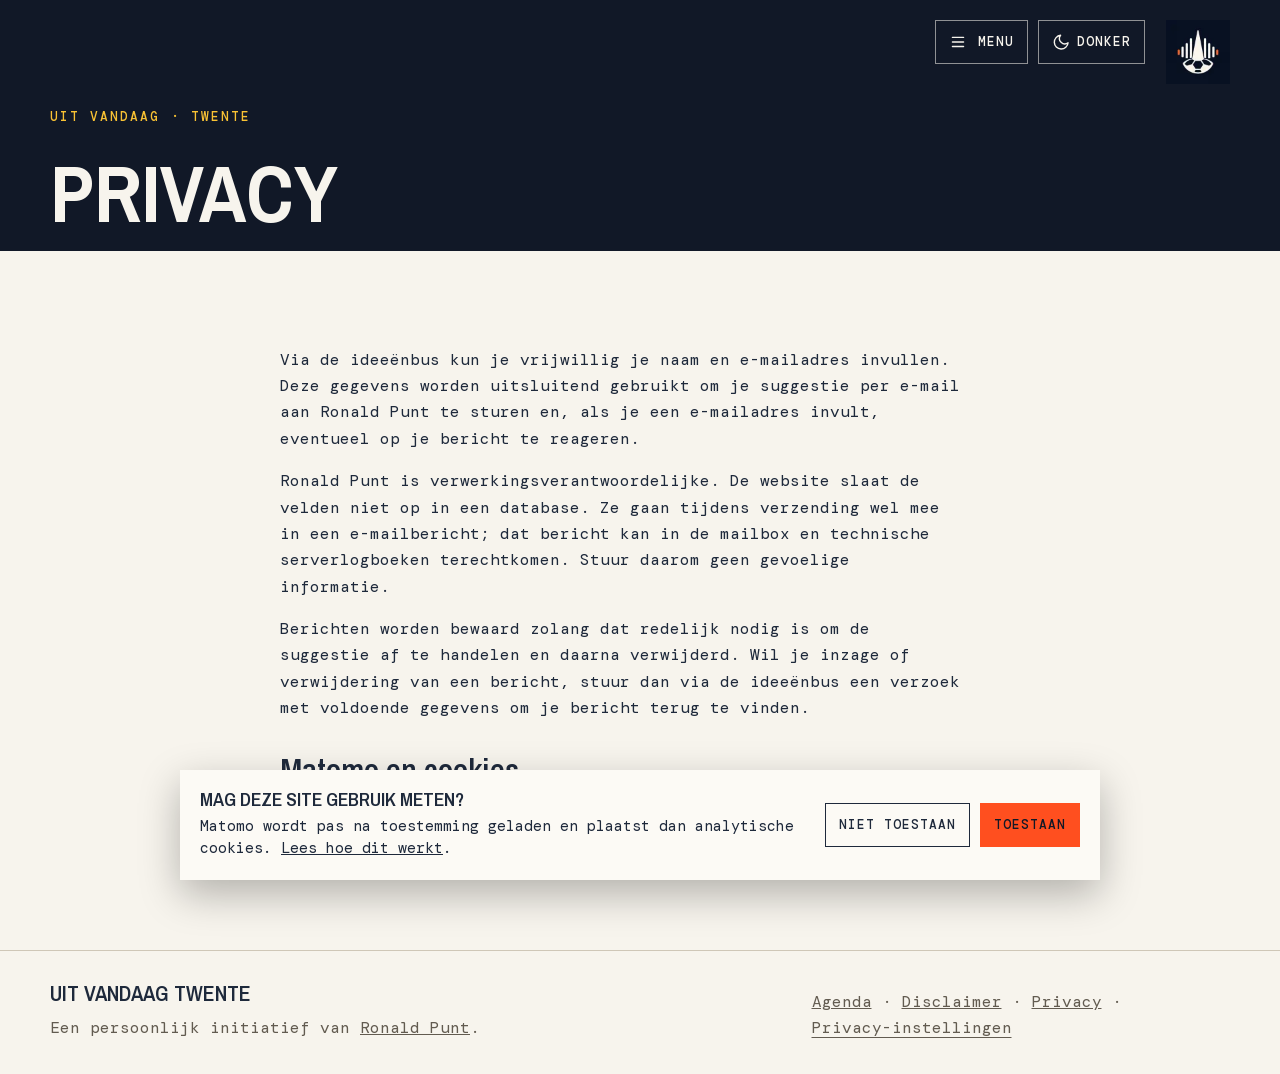
<file: event-calendar/privacy.html>
<!doctype html>
<html lang="nl">
  <head>
    <meta charset="utf-8" />
    <meta name="viewport" content="width=device-width, initial-scale=1, viewport-fit=cover" />
    <title>Privacy – Uitagenda Twente</title>
    <meta name="description" content="Lees hoe Uit Vandaag Twente naam, e-mailadres, suggesties, cookies en privacyinstellingen zorgvuldig verwerkt." />
    <meta property="og:type" content="website" />
    <meta property="og:locale" content="nl_NL" />
    <meta property="og:site_name" content="Uit Vandaag — Twente" />
    <meta property="og:title" content="Privacy — Uit Vandaag Twente" />
    <meta property="og:description" content="Lees hoe Uit Vandaag Twente persoonsgegevens, suggesties en privacyinstellingen verwerkt." />
    <meta property="og:url" content="https://event-calendar.puntuale.nl/privacy.html" />
    <meta property="og:image" content="https://event-calendar.puntuale.nl/assets/uit-vandaag-mark.png" />
    <meta property="og:image:alt" content="Uit Vandaag Twente" />
    <meta name="twitter:card" content="summary" />
    <meta name="twitter:title" content="Privacy — Uit Vandaag Twente" />
    <meta name="twitter:description" content="Lees hoe Uit Vandaag Twente persoonsgegevens, suggesties en privacyinstellingen verwerkt." />
    <meta name="twitter:image" content="https://event-calendar.puntuale.nl/assets/uit-vandaag-mark.png" />
    <meta name="robots" content="index, follow" />
    <meta name="theme-color" content="#111827" />
    <script src="theme.js?v=20260821-logo-links-1"></script>
    <link rel="canonical" href="https://event-calendar.puntuale.nl/privacy.html" />
    <link rel="alternate" type="application/rss+xml" title="Uitagenda Twente" href="/feeds/agenda.xml" />
    <link rel="icon" href="favicon.ico" sizes="any" />
    <link rel="icon" type="image/png" sizes="32x32" href="assets/favicon-32.png" />
    <link rel="apple-touch-icon" sizes="180x180" href="assets/apple-touch-icon.png" />
    <link rel="preload" href="assets/fonts/archivo-narrow-latin.woff2" as="font" type="font/woff2" crossorigin />
    <link rel="stylesheet" href="styles.css?v=20261112-menu-align" />
    <script type="application/ld+json">{"@context":"https://schema.org","@type":"WebPage","name":"Privacy — Uit Vandaag Twente","url":"https://event-calendar.puntuale.nl/privacy.html","description":"Hoe Uit Vandaag Twente persoonsgegevens, suggesties en privacyinstellingen verwerkt.","inLanguage":"nl-NL","author":{"@type":"Person","name":"Ronald Punt","url":"https://www.ronaldpunt.nl"}}</script>
  </head>
  <body>
    <a class="skip-link" href="#main-content">Ga naar inhoud</a>
    <header class="legal-header">
      <div><p class="eyebrow">UIT VANDAAG · TWENTE</p><h1>Privacy</h1></div>
      <div class="legal-actions"><nav class="site-menu" aria-label="Hoofdnavigatie"><button class="site-menu-toggle" type="button" data-menu-toggle aria-controls="site-menu-panel" aria-expanded="false"><span class="site-menu-icon" aria-hidden="true"><svg viewBox="0 0 100 100" xmlns="http://www.w3.org/2000/svg"><path class="line--1" d="M0 40h62c13 0 6 28-4 18L35 35"/><path class="line--2" d="M0 50h70"/><path class="line--3" d="M0 60h62c13 0 6-28-4-18L35 65"/></svg></span><span>Menu</span></button><div class="site-menu-panel" id="site-menu-panel" hidden><a href="index.html">Agenda</a><a href="about.html">Muzieksmaak</a><a href="rock-werchter-archief.html">Werchter archief</a><a href="lowlands-archief.html">Lowlands archief</a><a href="technical.html">Techniek</a><a href="standings.html">FC Twente '65</a><a href="contact.html">Contact</a><a href="disclaimer.html">Disclaimer</a><a href="privacy.html">Privacy</a></div></nav><button id="theme-toggle" class="legal-theme-toggle" type="button" aria-label="Gebruik donkere modus" aria-pressed="false"><svg class="theme-icon theme-icon-moon" viewBox="0 0 24 24" aria-hidden="true"><path d="M21 12.8A9 9 0 1 1 11.2 3 7 7 0 0 0 21 12.8Z"/></svg><svg class="theme-icon theme-icon-sun" viewBox="0 0 24 24" aria-hidden="true"><path d="M12 17a5 5 0 1 0 0-10 5 5 0 0 0 0 10Z"/><path d="M12 1v2M12 21v2M4.2 4.2l1.4 1.4M18.4 18.4l1.4 1.4M1 12h2M21 12h2M4.2 19.8l1.4-1.4M18.4 5.6l1.4-1.4"/></svg><span data-theme-label>Donker</span></button><img class="legal-brand-mark" src="assets/icon-96.webp" srcset="assets/icon-96.webp 1x, assets/icon-192.webp 2x" width="96" height="96" alt="Uit Vandaag Twente-logo" /></div>
    </header>
    <main id="main-content" class="legal-main" tabindex="-1">
      <p>Via de ideeënbus kun je vrijwillig je naam en e-mailadres invullen. Deze gegevens worden uitsluitend gebruikt om je suggestie per e-mail aan Ronald Punt te sturen en, als je een e-mailadres invult, eventueel op je bericht te reageren.</p>
      <p>Ronald Punt is verwerkingsverantwoordelijke. De website slaat de velden niet op in een database. Ze gaan tijdens verzending wel mee in een e-mailbericht; dat bericht kan in de mailbox en technische serverlogboeken terechtkomen. Stuur daarom geen gevoelige informatie.</p>
      <p>Berichten worden bewaard zolang dat redelijk nodig is om de suggestie af te handelen en daarna verwijderd. Wil je inzage of verwijdering van een bericht, stuur dan via de ideeënbus een verzoek met voldoende gegevens om je bericht terug te vinden.</p>
      <h2>Matomo en cookies</h2>
      <p>Analytische gegevens worden alleen met toestemming verwerkt. Lees in de <a href="disclaimer.html#privacy">disclaimer</a> hoe Matomo en de privacy-instellingen werken.</p>
    </main>
    <footer class="site-footer"><section class="footer-about"><h2>Uit Vandaag Twente</h2><p>Een persoonlijk initiatief van <a href="https://www.ronaldpunt.nl" target="_blank" rel="noopener noreferrer">Ronald Punt</a>.</p></section><p class="footer-meta"><a href="index.html">Agenda</a> · <a href="disclaimer.html">Disclaimer</a> · <a href="privacy.html" aria-current="page">Privacy</a> · <button class="privacy-settings" type="button" data-privacy-settings>Privacy-instellingen</button></p></footer>
    <button class="back-to-top" type="button" data-back-to-top hidden aria-label="Terug naar boven"><svg viewBox="0 0 24 24" aria-hidden="true"><path d="M12 19V5M6.5 10.5 12 5l5.5 5.5" /></svg><span>Naar boven</span></button>
    <script src="back-to-top.js?v=20260802-2" defer></script>
    <script src="analytics-consent.js?v=20260802-2" defer></script>
  </body>
</html>
</file>
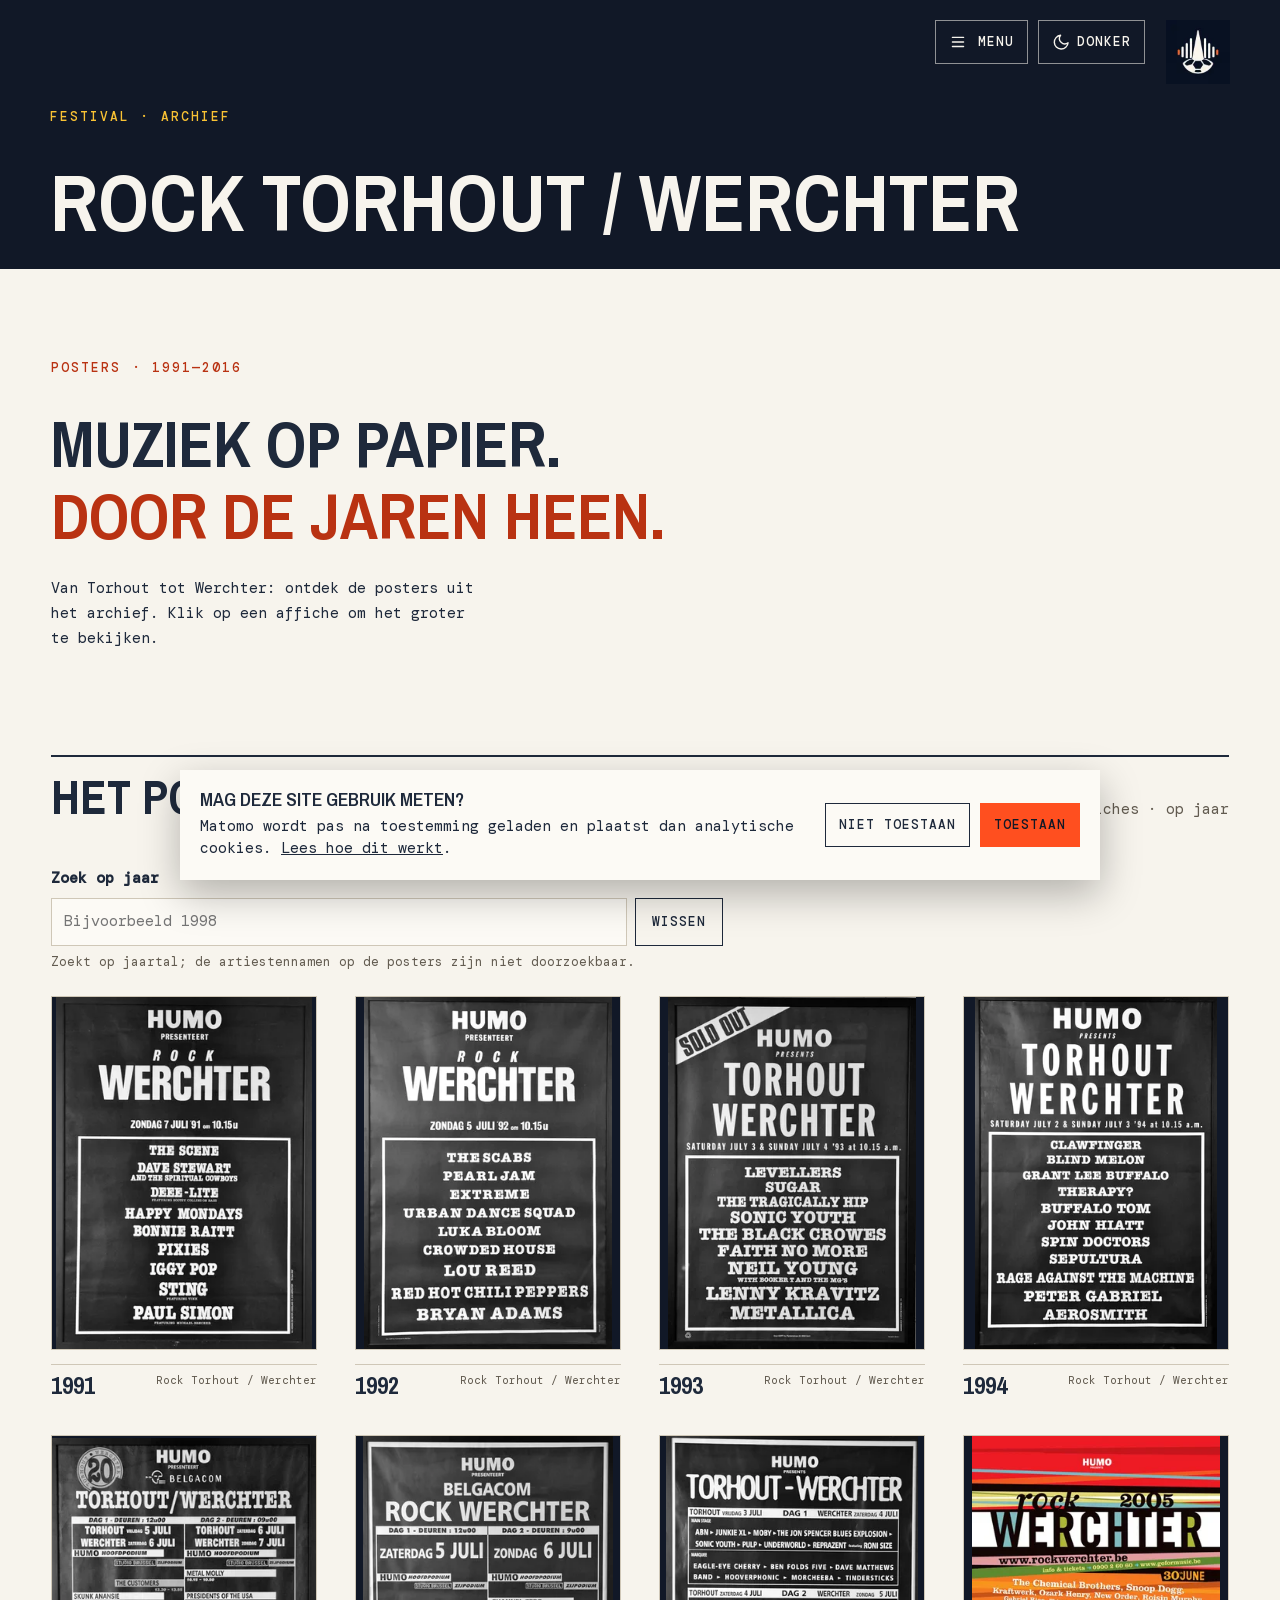
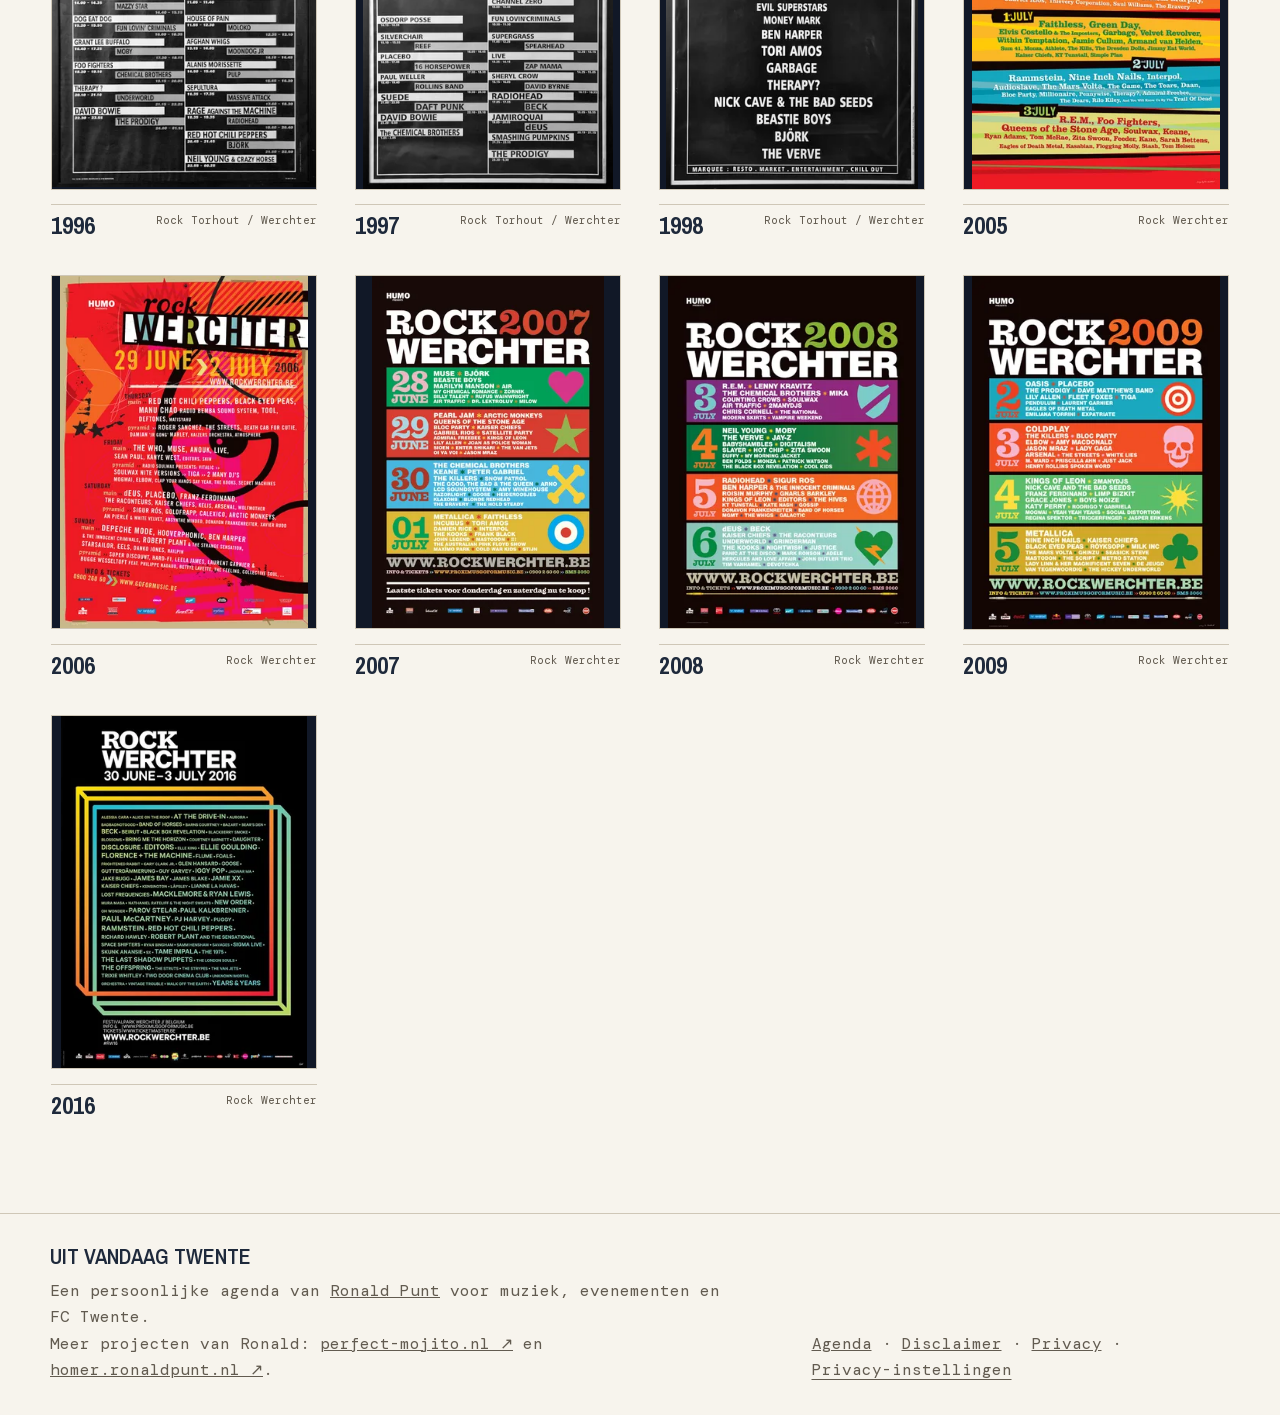
<file: event-calendar/rock-werchter-archief.html>
<!doctype html>
<html lang="nl">
<head>
<meta charset="utf-8" /><meta name="viewport" content="width=device-width, initial-scale=1, viewport-fit=cover" />
<title>Rock Torhout / Werchter archief – Uit Vandaag Twente</title>
<meta name="description" content="Bekijk festivalposters uit het Rock Torhout en Rock Werchter archief, van 1991 tot 2016." />
<meta name="theme-color" content="#111827" /><link rel="canonical" href="https://event-calendar.puntuale.nl/rock-werchter-archief.html" />
<link rel="icon" href="favicon.ico" sizes="any" /><link rel="stylesheet" href="styles.css?v=20261112-menu-align" /><link rel="stylesheet" href="werchter-archief.css?v=20261107-7" />
<script src="theme.js?v=20260821-logo-links-1"></script>
</head><body><a class="skip-link" href="#main-content">Ga naar inhoud</a>
    <header class="legal-header">
      <div><p class="eyebrow">FESTIVAL · ARCHIEF</p><h1>Rock Torhout / Werchter</h1></div>
      <div class="legal-actions"><nav class="site-menu" aria-label="Hoofdnavigatie"><button class="site-menu-toggle" type="button" data-menu-toggle aria-controls="site-menu-panel" aria-expanded="false"><span class="site-menu-icon" aria-hidden="true"><svg viewBox="0 0 100 100" xmlns="http://www.w3.org/2000/svg"><path class="line--1" d="M0 40h62c13 0 6 28-4 18L35 35"/><path class="line--2" d="M0 50h70"/><path class="line--3" d="M0 60h62c13 0 6-28-4-18L35 65"/></svg></span><span>Menu</span></button><div class="site-menu-panel" id="site-menu-panel" hidden><a href="index.html">Agenda</a><a href="about.html">Muzieksmaak</a><a href="rock-werchter-archief.html">Werchter archief</a><a href="lowlands-archief.html">Lowlands archief</a><a href="technical.html">Techniek</a><a href="standings.html">FC Twente '65</a><a href="contact.html">Contact</a><a href="disclaimer.html">Disclaimer</a><a href="privacy.html">Privacy</a></div></nav><button id="theme-toggle" class="legal-theme-toggle" type="button" aria-label="Gebruik donkere modus" aria-pressed="false"><svg class="theme-icon theme-icon-moon" viewBox="0 0 24 24" aria-hidden="true"><path d="M21 12.8A9 9 0 1 1 11.2 3 7 7 0 0 0 21 12.8Z"/></svg><svg class="theme-icon theme-icon-sun" viewBox="0 0 24 24" aria-hidden="true"><path d="M12 17a5 5 0 1 0 0-10 5 5 0 0 0 0 10Z"/><path d="M12 1v2M12 21v2M4.2 4.2l1.4 1.4M18.4 18.4l1.4 1.4M1 12h2M21 12h2M4.2 19.8l1.4-1.4M18.4 5.6l1.4-1.4"/></svg><span data-theme-label>Donker</span></button><img class="legal-brand-mark" src="assets/icon-96.webp" srcset="assets/icon-96.webp 1x, assets/icon-192.webp 2x" width="96" height="96" alt="Uit Vandaag Twente-logo" /></div>
    </header>
    <main id="main-content" class="archive-main rock-archive-main" tabindex="-1">
      <section class="archive-intro"><p class="eyebrow">POSTERS · 1991—2016</p><h2>Muziek op papier.<br /><em>Door de jaren heen.</em></h2><p>Van Torhout tot Werchter: ontdek de posters uit het archief. Klik op een affiche om het groter te bekijken.</p></section>
      <section aria-labelledby="posters-title"><div class="archive-heading"><h2 id="posters-title">Het posterarchief</h2><p>13 affiches · op jaar</p></div><div class="archive-search" data-archive-search hidden><label for="archive-search-input">Zoek op jaar</label><div class="archive-search-controls"><input id="archive-search-input" type="search" placeholder="Bijvoorbeeld 1998" autocomplete="off" aria-describedby="archive-search-hint archive-search-status" /><button type="button" data-search-clear>Wissen</button></div><p id="archive-search-hint">Zoekt op jaartal; de artiestennamen op de posters zijn niet doorzoekbaar.</p><p id="archive-search-status" role="status" aria-live="polite"></p></div><ul class="photo-grid archive-grid"><li><a href="assets/werchter-posters/rock-torhout-rock-werchter-1991-780.webp" data-lightbox="rock-torhout-rock-werchter-1991"><img src="assets/werchter-posters/rock-torhout-rock-werchter-1991-480.webp" srcset="assets/werchter-posters/rock-torhout-rock-werchter-1991-320.webp 320w, assets/werchter-posters/rock-torhout-rock-werchter-1991-480.webp 480w, assets/werchter-posters/rock-torhout-rock-werchter-1991-780.webp 780w" sizes="(max-width: 700px) 44vw, (max-width: 1100px) 29vw, 240px" width="780" height="1074" alt="Festivalposter Rock Torhout / Werchter 1991" loading="lazy" decoding="async" /><span><strong>1991</strong><small>Rock Torhout / Werchter</small></span></a></li>
<li><a href="assets/werchter-posters/rock-torhout-rock-werchter-1992-780.webp" data-lightbox="rock-torhout-rock-werchter-1992"><img src="assets/werchter-posters/rock-torhout-rock-werchter-1992-480.webp" srcset="assets/werchter-posters/rock-torhout-rock-werchter-1992-320.webp 320w, assets/werchter-posters/rock-torhout-rock-werchter-1992-480.webp 480w, assets/werchter-posters/rock-torhout-rock-werchter-1992-780.webp 780w" sizes="(max-width: 700px) 44vw, (max-width: 1100px) 29vw, 240px" width="780" height="1109" alt="Festivalposter Rock Torhout / Werchter 1992" loading="lazy" decoding="async" /><span><strong>1992</strong><small>Rock Torhout / Werchter</small></span></a></li>
<li><a href="assets/werchter-posters/rock-torhout-rock-werchter-1993-780.webp" data-lightbox="rock-torhout-rock-werchter-1993"><img src="assets/werchter-posters/rock-torhout-rock-werchter-1993-480.webp" srcset="assets/werchter-posters/rock-torhout-rock-werchter-1993-320.webp 320w, assets/werchter-posters/rock-torhout-rock-werchter-1993-480.webp 480w, assets/werchter-posters/rock-torhout-rock-werchter-1993-780.webp 780w" sizes="(max-width: 700px) 44vw, (max-width: 1100px) 29vw, 240px" width="780" height="1110" alt="Festivalposter Rock Torhout / Werchter 1993" loading="lazy" decoding="async" /><span><strong>1993</strong><small>Rock Torhout / Werchter</small></span></a></li>
<li><a href="assets/werchter-posters/rock-torhout-rock-werchter-1994-780.webp" data-lightbox="rock-torhout-rock-werchter-1994"><img src="assets/werchter-posters/rock-torhout-rock-werchter-1994-480.webp" srcset="assets/werchter-posters/rock-torhout-rock-werchter-1994-320.webp 320w, assets/werchter-posters/rock-torhout-rock-werchter-1994-480.webp 480w, assets/werchter-posters/rock-torhout-rock-werchter-1994-780.webp 780w" sizes="(max-width: 700px) 44vw, (max-width: 1100px) 29vw, 240px" width="780" height="1132" alt="Festivalposter Rock Torhout / Werchter 1994" loading="lazy" decoding="async" /><span><strong>1994</strong><small>Rock Torhout / Werchter</small></span></a></li>
<li><a href="assets/werchter-posters/rock-torhout-rock-werchter-1996-780.webp" data-lightbox="rock-torhout-rock-werchter-1996"><img src="assets/werchter-posters/rock-torhout-rock-werchter-1996-480.webp" srcset="assets/werchter-posters/rock-torhout-rock-werchter-1996-320.webp 320w, assets/werchter-posters/rock-torhout-rock-werchter-1996-480.webp 480w, assets/werchter-posters/rock-torhout-rock-werchter-1996-780.webp 780w" sizes="(max-width: 700px) 44vw, (max-width: 1100px) 29vw, 240px" width="780" height="1030" alt="Festivalposter Rock Torhout / Werchter 1996" loading="lazy" decoding="async" /><span><strong>1996</strong><small>Rock Torhout / Werchter</small></span></a></li>
<li><a href="assets/werchter-posters/rock-torhout-rock-werchter-1997-780.webp" data-lightbox="rock-torhout-rock-werchter-1997"><img src="assets/werchter-posters/rock-torhout-rock-werchter-1997-480.webp" srcset="assets/werchter-posters/rock-torhout-rock-werchter-1997-320.webp 320w, assets/werchter-posters/rock-torhout-rock-werchter-1997-480.webp 480w, assets/werchter-posters/rock-torhout-rock-werchter-1997-780.webp 780w" sizes="(max-width: 700px) 44vw, (max-width: 1100px) 29vw, 240px" width="780" height="1095" alt="Festivalposter Rock Torhout / Werchter 1997" loading="lazy" decoding="async" /><span><strong>1997</strong><small>Rock Torhout / Werchter</small></span></a></li>
<li><a href="assets/werchter-posters/rock-torhout-rock-werchter-1998-780.webp" data-lightbox="rock-torhout-rock-werchter-1998"><img src="assets/werchter-posters/rock-torhout-rock-werchter-1998-480.webp" srcset="assets/werchter-posters/rock-torhout-rock-werchter-1998-320.webp 320w, assets/werchter-posters/rock-torhout-rock-werchter-1998-480.webp 480w, assets/werchter-posters/rock-torhout-rock-werchter-1998-780.webp 780w" sizes="(max-width: 700px) 44vw, (max-width: 1100px) 29vw, 240px" width="780" height="1092" alt="Festivalposter Rock Torhout / Werchter 1998" loading="lazy" decoding="async" /><span><strong>1998</strong><small>Rock Torhout / Werchter</small></span></a></li>
<li><a href="assets/werchter-posters/rock-werchter-2005-780.webp" data-lightbox="rock-werchter-2005"><img src="assets/werchter-posters/rock-werchter-2005-480.webp" srcset="assets/werchter-posters/rock-werchter-2005-320.webp 320w, assets/werchter-posters/rock-werchter-2005-480.webp 480w, assets/werchter-posters/rock-werchter-2005-780.webp 780w" sizes="(max-width: 700px) 44vw, (max-width: 1100px) 29vw, 240px" width="780" height="1106" alt="Festivalposter Rock Werchter 2005" loading="lazy" decoding="async" /><span><strong>2005</strong><small>Rock Werchter</small></span></a></li>
<li><a href="assets/werchter-posters/rock-werchter-2006-780.webp" data-lightbox="rock-werchter-2006"><img src="assets/werchter-posters/rock-werchter-2006-480.webp" srcset="assets/werchter-posters/rock-werchter-2006-320.webp 320w, assets/werchter-posters/rock-werchter-2006-480.webp 480w, assets/werchter-posters/rock-werchter-2006-780.webp 780w" sizes="(max-width: 700px) 44vw, (max-width: 1100px) 29vw, 240px" width="780" height="1106" alt="Festivalposter Rock Werchter 2006" loading="lazy" decoding="async" /><span><strong>2006</strong><small>Rock Werchter</small></span></a></li>
<li><a href="assets/werchter-posters/rock-werchter-2007-780.webp" data-lightbox="rock-werchter-2007"><img src="assets/werchter-posters/rock-werchter-2007-480.webp" srcset="assets/werchter-posters/rock-werchter-2007-320.webp 320w, assets/werchter-posters/rock-werchter-2007-480.webp 480w, assets/werchter-posters/rock-werchter-2007-780.webp 780w" sizes="(max-width: 700px) 44vw, (max-width: 1100px) 29vw, 240px" width="780" height="1183" alt="Festivalposter Rock Werchter 2007" loading="lazy" decoding="async" /><span><strong>2007</strong><small>Rock Werchter</small></span></a></li>
<li><a href="assets/werchter-posters/rock-werchter-2008-780.webp" data-lightbox="rock-werchter-2008"><img src="assets/werchter-posters/rock-werchter-2008-480.webp" srcset="assets/werchter-posters/rock-werchter-2008-320.webp 320w, assets/werchter-posters/rock-werchter-2008-480.webp 480w, assets/werchter-posters/rock-werchter-2008-780.webp 780w" sizes="(max-width: 700px) 44vw, (max-width: 1100px) 29vw, 240px" width="780" height="1106" alt="Festivalposter Rock Werchter 2008" loading="lazy" decoding="async" /><span><strong>2008</strong><small>Rock Werchter</small></span></a></li>
<li><a href="assets/werchter-posters/rock-werchter-2009-780.webp" data-lightbox="rock-werchter-2009"><img src="assets/werchter-posters/rock-werchter-2009-480.webp" srcset="assets/werchter-posters/rock-werchter-2009-320.webp 320w, assets/werchter-posters/rock-werchter-2009-480.webp 480w, assets/werchter-posters/rock-werchter-2009-780.webp 780w" sizes="(max-width: 700px) 44vw, (max-width: 1100px) 29vw, 240px" width="780" height="1106" alt="Festivalposter Rock Werchter 2009" loading="lazy" decoding="async" /><span><strong>2009</strong><small>Rock Werchter</small></span></a></li>
<li><a href="assets/werchter-posters/rock-werchter-2016-716.webp" data-lightbox="rock-werchter-2016"><img src="assets/werchter-posters/rock-werchter-2016-480.webp" srcset="assets/werchter-posters/rock-werchter-2016-320.webp 320w, assets/werchter-posters/rock-werchter-2016-480.webp 480w, assets/werchter-posters/rock-werchter-2016-716.webp 716w" sizes="(max-width: 700px) 44vw, (max-width: 1100px) 29vw, 240px" width="716" height="1024" alt="Festivalposter Rock Werchter 2016" loading="lazy" decoding="async" /><span><strong>2016</strong><small>Rock Werchter</small></span></a></li></ul></section>
    </main>
    <footer class="site-footer"><section class="footer-about"><h2>Uit Vandaag Twente</h2><p>Een persoonlijke agenda van <a href="https://www.ronaldpunt.nl" target="_blank" rel="noopener noreferrer">Ronald Punt</a> voor muziek, evenementen en FC Twente.</p><p>Meer projecten van Ronald: <a href="https://perfect-mojito.nl" target="_blank" rel="noopener noreferrer">perfect-mojito.nl ↗</a> en <a href="https://homer.ronaldpunt.nl" target="_blank" rel="noopener noreferrer">homer.ronaldpunt.nl ↗</a>.</p></section><p class="footer-meta"><a href="index.html">Agenda</a> · <a href="disclaimer.html">Disclaimer</a> · <a href="privacy.html">Privacy</a> · <button class="privacy-settings" type="button" data-privacy-settings>Privacy-instellingen</button></p></footer>
    <button class="back-to-top" type="button" data-back-to-top hidden aria-label="Terug naar boven"><svg viewBox="0 0 24 24" aria-hidden="true"><path d="M12 19V5M6.5 10.5 12 5l5.5 5.5" /></svg><span>Naar boven</span></button>
    <script src="archive-search.js?v=20261107-1" defer></script>
    <script src="photos.js?v=20261107-2" defer></script>
    <script src="back-to-top.js?v=20260802-2" defer></script>
    <script src="analytics-consent.js?v=20260802-2" defer></script>
  </body>
</html>
</file>
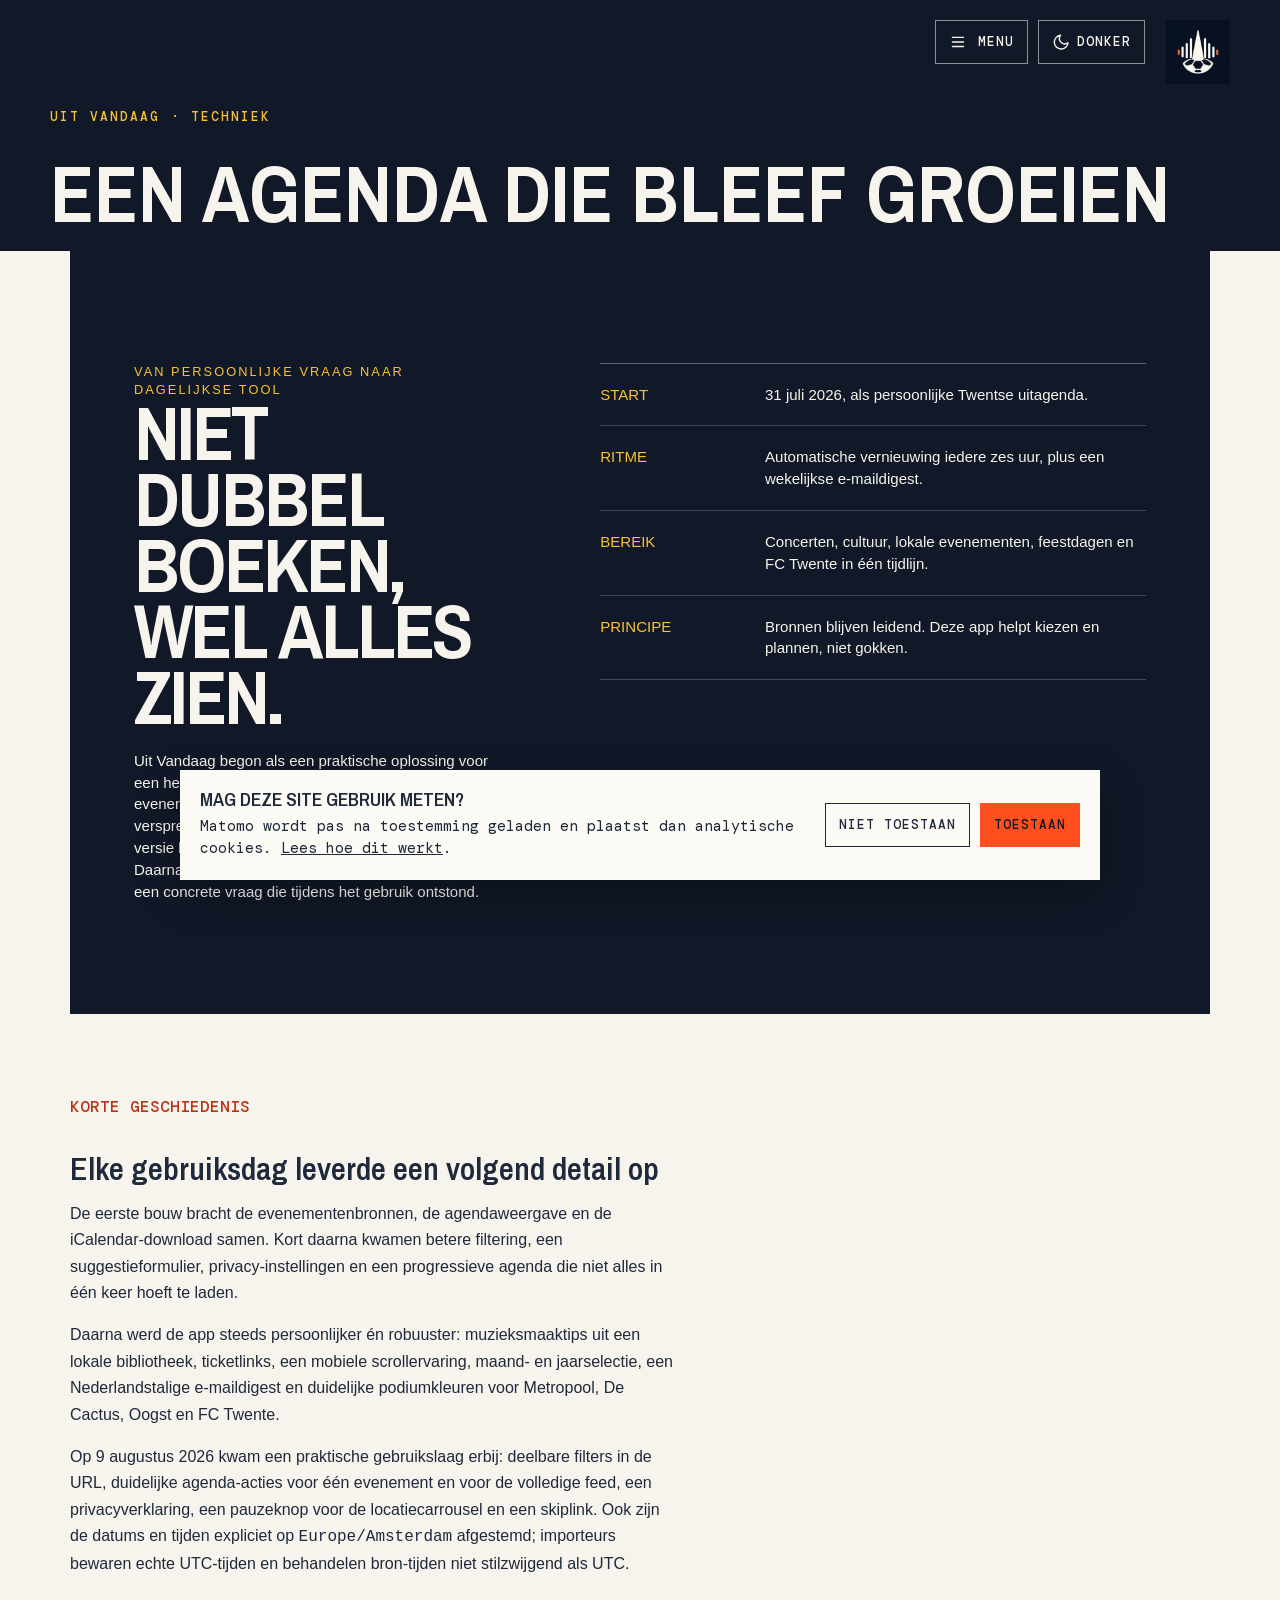
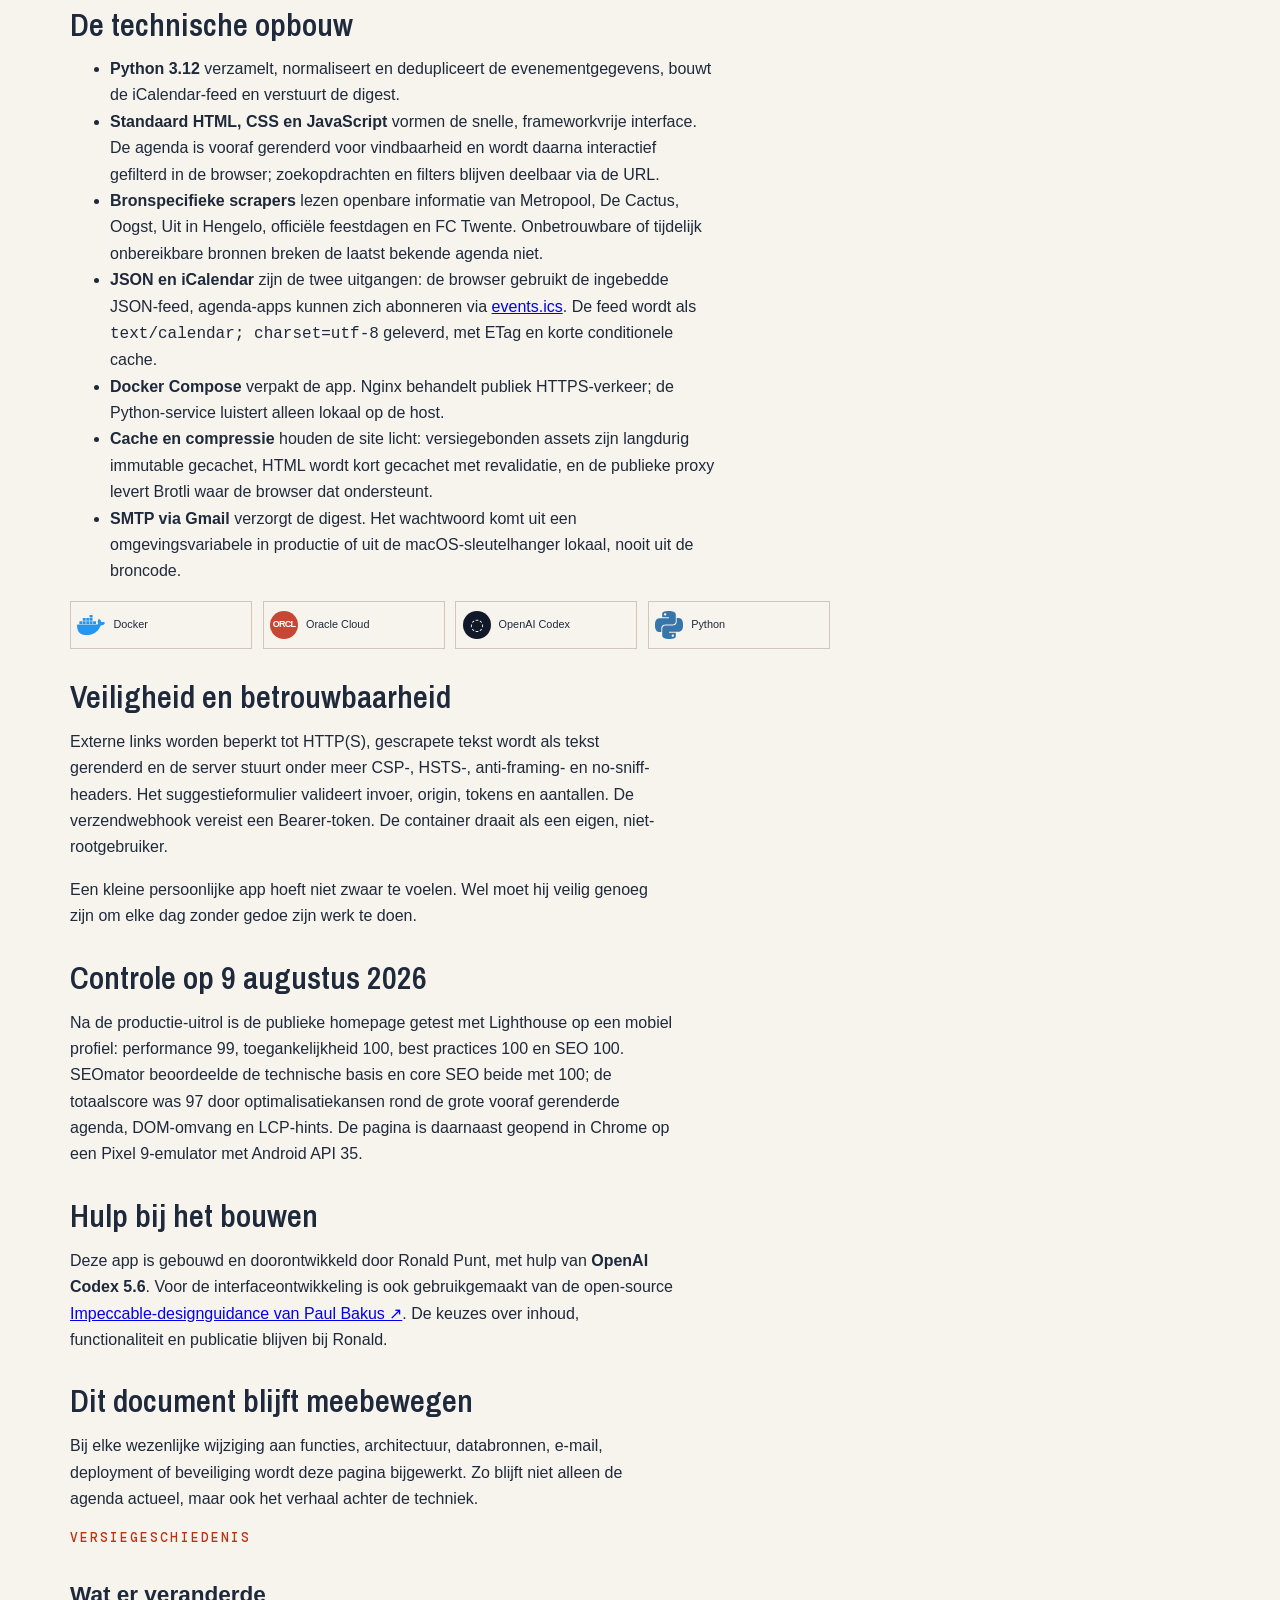
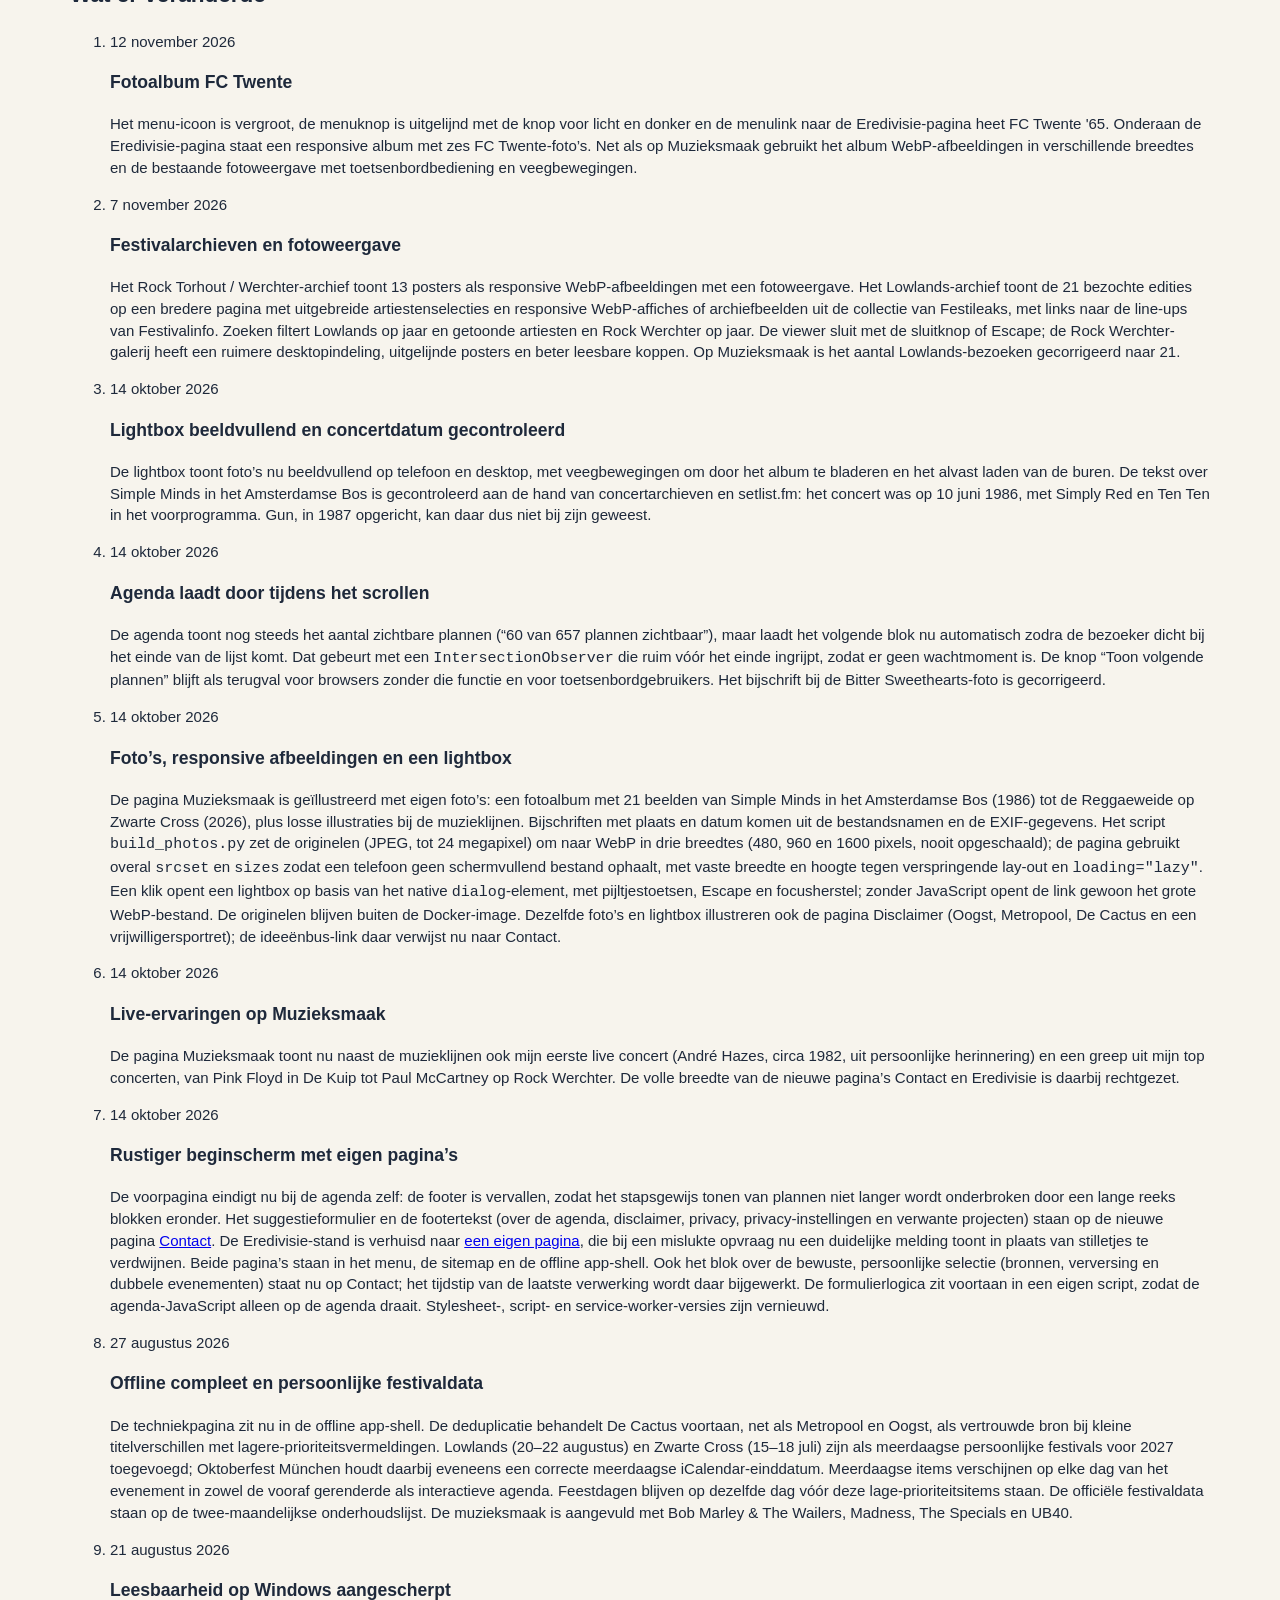
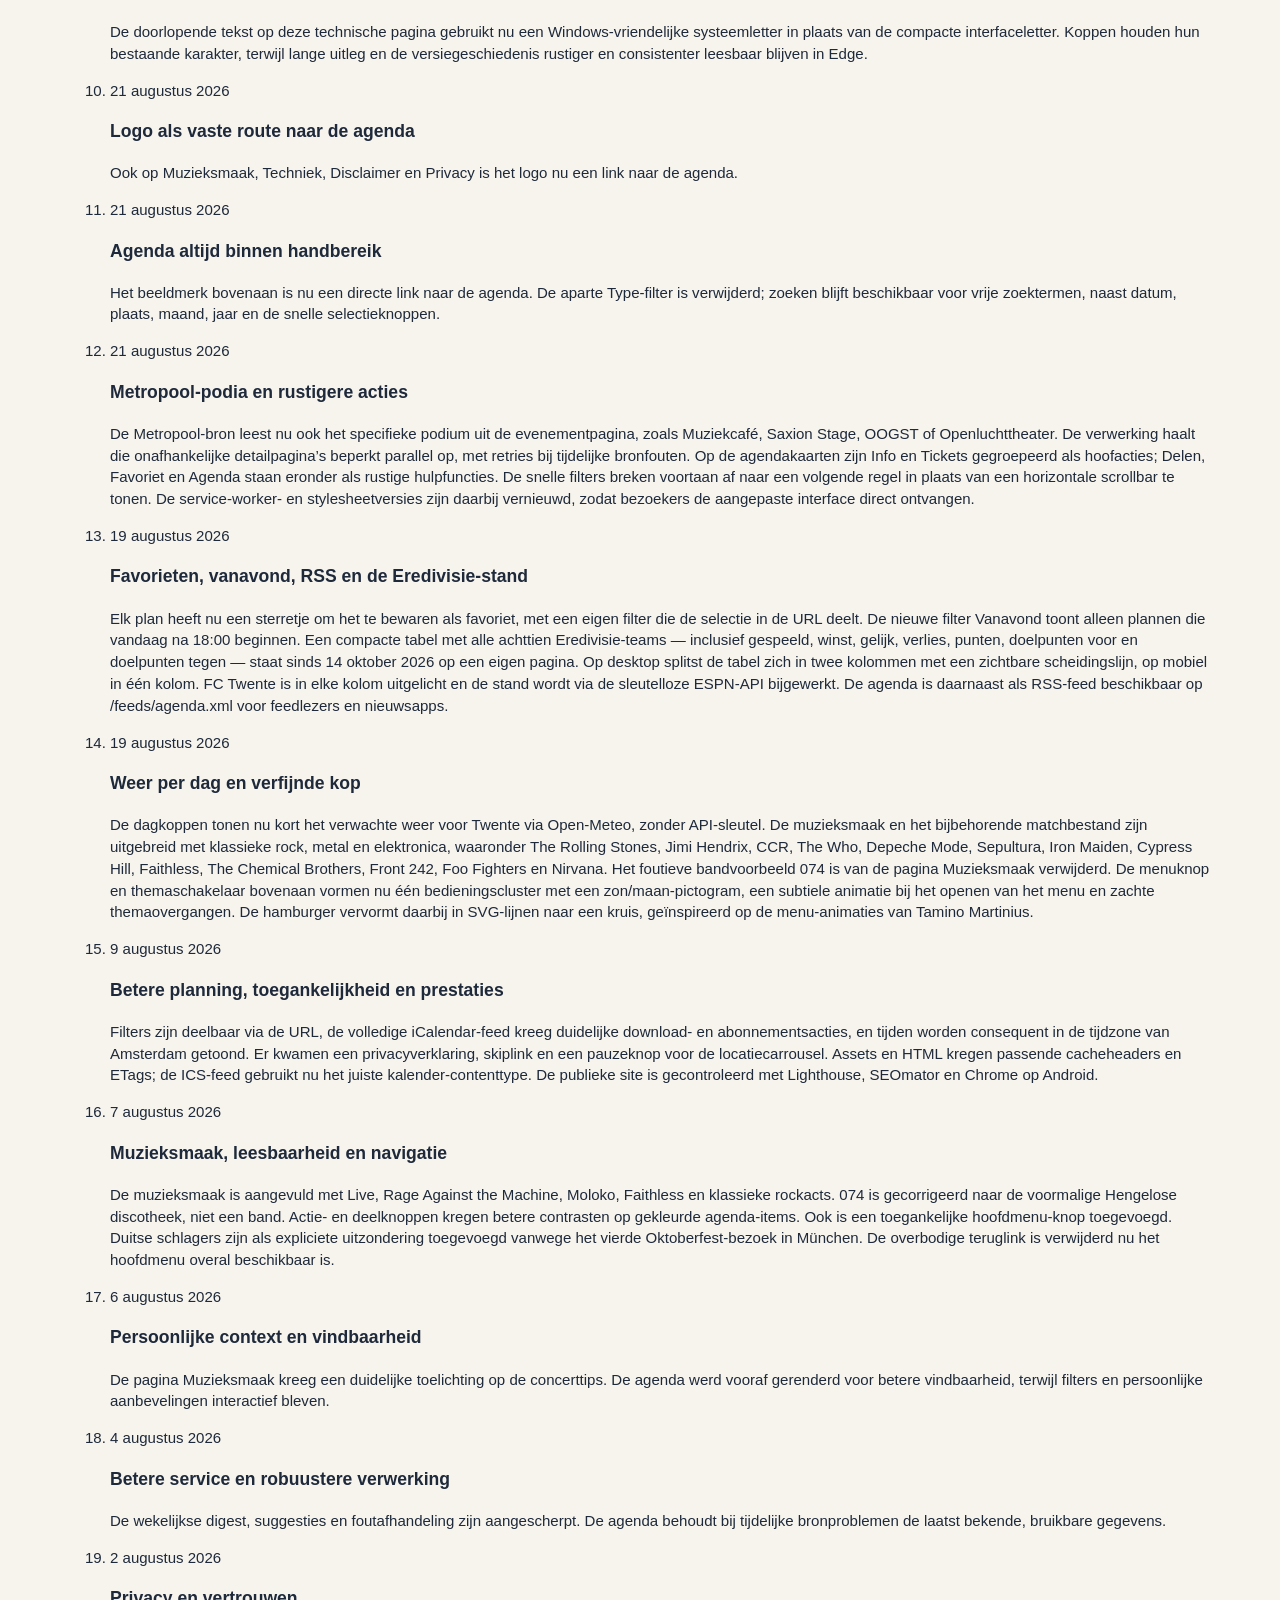
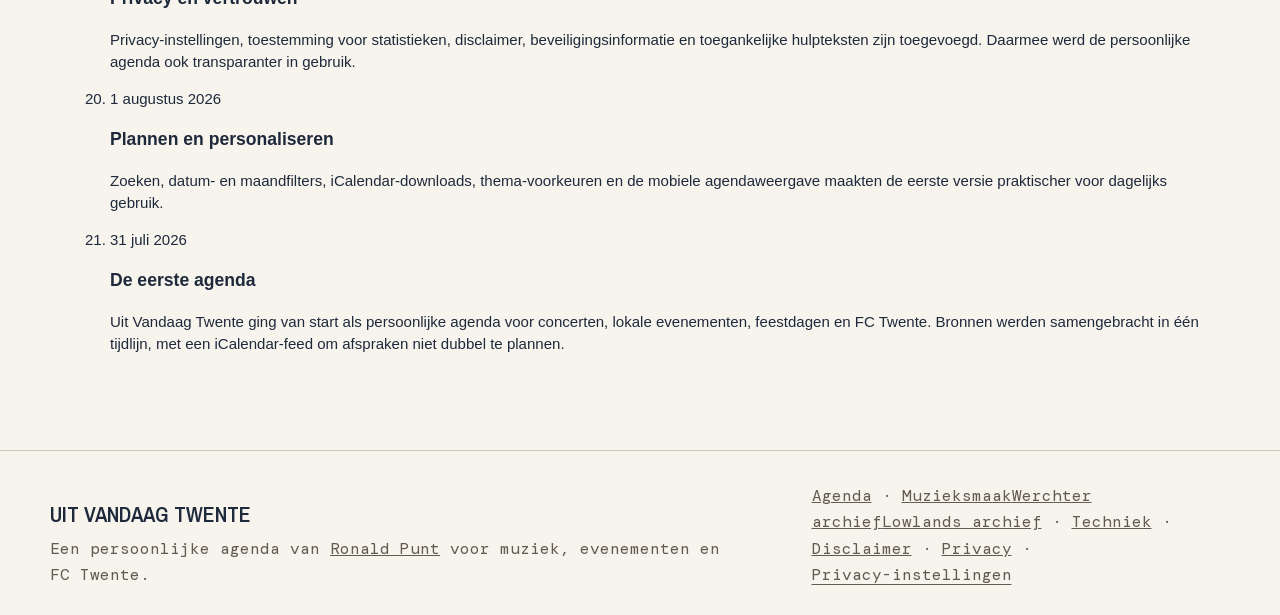
<file: event-calendar/technical.html>
<!doctype html>
<html lang="nl">
  <head>
    <meta charset="utf-8" />
    <meta name="viewport" content="width=device-width, initial-scale=1, viewport-fit=cover" />
    <title>Techniek en geschiedenis – Uit Vandaag Twente</title>
    <meta name="description" content="Hoe Uit Vandaag Twente groeide van een persoonlijke agenda naar een automatisch ververste, beveiligde uitagenda met e-maildigest." />
    <meta property="og:type" content="website" />
    <meta property="og:locale" content="nl_NL" />
    <meta property="og:site_name" content="Uit Vandaag — Twente" />
    <meta property="og:title" content="Techniek en geschiedenis van Uit Vandaag Twente" />
    <meta property="og:description" content="Lees hoe Uit Vandaag Twente automatisch wordt ververst en veilig als persoonlijke agenda wordt beheerd." />
    <meta property="og:url" content="https://event-calendar.puntuale.nl/technical.html" />
    <meta property="og:image" content="https://event-calendar.puntuale.nl/assets/uit-vandaag-mark.png" />
    <meta property="og:image:alt" content="Uit Vandaag Twente" />
    <meta name="twitter:card" content="summary" />
    <meta name="twitter:title" content="Techniek en geschiedenis van Uit Vandaag Twente" />
    <meta name="twitter:description" content="Lees hoe Uit Vandaag Twente automatisch wordt ververst en veilig als persoonlijke agenda wordt beheerd." />
    <meta name="twitter:image" content="https://event-calendar.puntuale.nl/assets/uit-vandaag-mark.png" />
    <meta name="robots" content="index, follow" />
    <meta name="theme-color" content="#111827" />
    <script src="theme.js?v=20260821-logo-links-1"></script>
    <link rel="canonical" href="https://event-calendar.puntuale.nl/technical.html" />
    <link rel="alternate" type="application/rss+xml" title="Uitagenda Twente" href="/feeds/agenda.xml" />
    <link rel="preconnect" href="https://matomo.puntuale.nl" crossorigin />
    <link rel="icon" href="favicon.ico" sizes="any" />
    <link rel="icon" type="image/png" sizes="32x32" href="assets/favicon-32.png" />
    <link rel="apple-touch-icon" href="assets/apple-touch-icon.png" />
    <link rel="preload" href="assets/fonts/archivo-narrow-latin.woff2" as="font" type="font/woff2" crossorigin />
    <link rel="stylesheet" href="styles.css?v=20261112-menu-align" />
    <script type="application/ld+json">{"@context":"https://schema.org","@type":"WebPage","name":"Techniek en geschiedenis van Uit Vandaag Twente","url":"https://event-calendar.puntuale.nl/technical.html","description":"Hoe Uit Vandaag Twente groeide van een persoonlijke agenda naar een automatisch ververste, beveiligde uitagenda met e-maildigest.","inLanguage":"nl-NL","author":{"@type":"Person","name":"Ronald Punt","url":"https://www.ronaldpunt.nl"}}</script>
  </head>
  <body class="technical-page">
    <a class="skip-link" href="#main-content">Ga naar inhoud</a>
    <header class="legal-header">
      <div><p class="eyebrow">UIT VANDAAG · TECHNIEK</p><h1>Een agenda die bleef groeien</h1></div>
      <div class="legal-actions"><nav class="site-menu" aria-label="Hoofdnavigatie"><button class="site-menu-toggle" type="button" data-menu-toggle aria-controls="site-menu-panel" aria-expanded="false"><span class="site-menu-icon" aria-hidden="true"><svg viewBox="0 0 100 100" xmlns="http://www.w3.org/2000/svg"><path class="line--1" d="M0 40h62c13 0 6 28-4 18L35 35"/><path class="line--2" d="M0 50h70"/><path class="line--3" d="M0 60h62c13 0 6-28-4-18L35 65"/></svg></span><span>Menu</span></button><div class="site-menu-panel" id="site-menu-panel" hidden><a href="index.html">Agenda</a><a href="about.html">Muzieksmaak</a><a href="rock-werchter-archief.html">Werchter archief</a><a href="lowlands-archief.html">Lowlands archief</a><a href="technical.html">Techniek</a><a href="standings.html">FC Twente '65</a><a href="contact.html">Contact</a><a href="disclaimer.html">Disclaimer</a><a href="privacy.html">Privacy</a></div></nav><button id="theme-toggle" class="legal-theme-toggle" type="button" aria-label="Gebruik donkere modus" aria-pressed="false"><svg class="theme-icon theme-icon-moon" viewBox="0 0 24 24" aria-hidden="true"><path d="M21 12.8A9 9 0 1 1 11.2 3 7 7 0 0 0 21 12.8Z"/></svg><svg class="theme-icon theme-icon-sun" viewBox="0 0 24 24" aria-hidden="true"><path d="M12 17a5 5 0 1 0 0-10 5 5 0 0 0 0 10Z"/><path d="M12 1v2M12 21v2M4.2 4.2l1.4 1.4M18.4 18.4l1.4 1.4M1 12h2M21 12h2M4.2 19.8l1.4-1.4M18.4 5.6l1.4-1.4"/></svg><span data-theme-label>Donker</span></button><img class="legal-brand-mark" src="assets/icon-96.webp" srcset="assets/icon-96.webp 1x, assets/icon-192.webp 2x" width="96" height="96" alt="Uit Vandaag Twente-logo" /></div>
    </header>
    <main id="main-content" tabindex="-1">
      <section class="editorial-scope" aria-labelledby="technical-intro">
        <div class="scope-intro"><p class="eyebrow">VAN PERSOONLIJKE VRAAG NAAR DAGELIJKSE TOOL</p><h2 id="technical-intro">Niet dubbel boeken, wel alles zien.</h2><p>Uit Vandaag begon als een praktische oplossing voor een herkenbaar probleem: concerten, lokale evenementen en FC Twente-wedstrijden stonden verspreid over verschillende agenda’s. De eerste versie bracht die informatie samen voor Ronald Punt. Daarna kwam er bijna dagelijks iets bij, telkens vanuit een concrete vraag die tijdens het gebruik ontstond.</p></div>
        <dl class="scope-facts">
          <div><dt>Start</dt><dd>31 juli 2026, als persoonlijke Twentse uitagenda.</dd></div>
          <div><dt>Ritme</dt><dd>Automatische vernieuwing iedere zes uur, plus een wekelijkse e-maildigest.</dd></div>
          <div><dt>Bereik</dt><dd>Concerten, cultuur, lokale evenementen, feestdagen en FC Twente in één tijdlijn.</dd></div>
          <div><dt>Principe</dt><dd>Bronnen blijven leidend. Deze app helpt kiezen en plannen, niet gokken.</dd></div>
        </dl>
      </section>
      <section class="legal-main" aria-labelledby="history-title">
        <p class="eyebrow">KORTE GESCHIEDENIS</p>
        <h2 id="history-title">Elke gebruiksdag leverde een volgend detail op</h2>
        <p>De eerste bouw bracht de evenementenbronnen, de agendaweergave en de iCalendar-download samen. Kort daarna kwamen betere filtering, een suggestieformulier, privacy-instellingen en een progressieve agenda die niet alles in één keer hoeft te laden.</p>
        <p>Daarna werd de app steeds persoonlijker én robuuster: muzieksmaaktips uit een lokale bibliotheek, ticketlinks, een mobiele scrollervaring, maand- en jaarselectie, een Nederlandstalige e-maildigest en duidelijke podiumkleuren voor Metropool, De Cactus, Oogst en FC Twente.</p>
        <p>Op 9 augustus 2026 kwam een praktische gebruikslaag erbij: deelbare filters in de URL, duidelijke agenda-acties voor één evenement en voor de volledige feed, een privacyverklaring, een pauzeknop voor de locatiecarrousel en een skiplink. Ook zijn de datums en tijden expliciet op <code>Europe/Amsterdam</code> afgestemd; importeurs bewaren echte UTC-tijden en behandelen bron-tijden niet stilzwijgend als UTC.</p>
        <h2>De technische opbouw</h2>
        <ul>
          <li><strong>Python 3.12</strong> verzamelt, normaliseert en dedupliceert de evenementgegevens, bouwt de iCalendar-feed en verstuurt de digest.</li>
          <li><strong>Standaard HTML, CSS en JavaScript</strong> vormen de snelle, frameworkvrije interface. De agenda is vooraf gerenderd voor vindbaarheid en wordt daarna interactief gefilterd in de browser; zoekopdrachten en filters blijven deelbaar via de URL.</li>
          <li><strong>Bronspecifieke scrapers</strong> lezen openbare informatie van Metropool, De Cactus, Oogst, Uit in Hengelo, officiële feestdagen en FC Twente. Onbetrouwbare of tijdelijk onbereikbare bronnen breken de laatst bekende agenda niet.</li>
          <li><strong>JSON en iCalendar</strong> zijn de twee uitgangen: de browser gebruikt de ingebedde JSON-feed, agenda-apps kunnen zich abonneren via <a href="events.ics">events.ics</a>. De feed wordt als <code>text/calendar; charset=utf-8</code> geleverd, met ETag en korte conditionele cache.</li>
          <li><strong>Docker Compose</strong> verpakt de app. Nginx behandelt publiek HTTPS-verkeer; de Python-service luistert alleen lokaal op de host.</li>
          <li><strong>Cache en compressie</strong> houden de site licht: versiegebonden assets zijn langdurig immutable gecachet, HTML wordt kort gecachet met revalidatie, en de publieke proxy levert Brotli waar de browser dat ondersteunt.</li>
          <li><strong>SMTP via Gmail</strong> verzorgt de digest. Het wachtwoord komt uit een omgevingsvariabele in productie of uit de macOS-sleutelhanger lokaal, nooit uit de broncode.</li>
        </ul>
        <div class="tech-stack" aria-label="Gebruikte techniek">
          <a href="https://www.docker.com/" target="_blank" rel="noopener noreferrer"><img class="tech-logo" src="assets/tech/docker.svg" alt="Docker-logo" aria-hidden="true" /><span>Docker</span></a>
          <a href="https://www.oracle.com/cloud/" target="_blank" rel="noopener noreferrer"><span class="tech-mark oracle" aria-hidden="true">ORCL</span><span>Oracle Cloud</span></a>
          <a href="https://openai.com/codex/" target="_blank" rel="noopener noreferrer"><span class="tech-mark openai" aria-hidden="true">◌</span><span>OpenAI Codex</span></a>
          <a href="https://www.python.org/" target="_blank" rel="noopener noreferrer"><img class="tech-logo" src="assets/tech/python.svg" alt="Python-logo" aria-hidden="true" /><span>Python</span></a>
        </div>
        <h2>Veiligheid en betrouwbaarheid</h2>
        <p>Externe links worden beperkt tot HTTP(S), gescrapete tekst wordt als tekst gerenderd en de server stuurt onder meer CSP-, HSTS-, anti-framing- en no-sniff-headers. Het suggestieformulier valideert invoer, origin, tokens en aantallen. De verzendwebhook vereist een Bearer-token. De container draait als een eigen, niet-rootgebruiker.</p>
        <p>Een kleine persoonlijke app hoeft niet zwaar te voelen. Wel moet hij veilig genoeg zijn om elke dag zonder gedoe zijn werk te doen.</p>
        <h2>Controle op 9 augustus 2026</h2>
        <p>Na de productie-uitrol is de publieke homepage getest met Lighthouse op een mobiel profiel: performance 99, toegankelijkheid 100, best practices 100 en SEO 100. SEOmator beoordeelde de technische basis en core SEO beide met 100; de totaalscore was 97 door optimalisatiekansen rond de grote vooraf gerenderde agenda, DOM-omvang en LCP-hints. De pagina is daarnaast geopend in Chrome op een Pixel 9-emulator met Android API 35.</p>
        <h2>Hulp bij het bouwen</h2>
        <p>Deze app is gebouwd en doorontwikkeld door Ronald Punt, met hulp van <strong>OpenAI Codex 5.6</strong>. Voor de interfaceontwikkeling is ook gebruikgemaakt van de open-source <a href="https://github.com/pbakaus/impeccable" target="_blank" rel="noopener noreferrer">Impeccable-designguidance van Paul Bakus ↗</a>. De keuzes over inhoud, functionaliteit en publicatie blijven bij Ronald.</p>
        <h2>Dit document blijft meebewegen</h2>
        <p>Bij elke wezenlijke wijziging aan functies, architectuur, databronnen, e-mail, deployment of beveiliging wordt deze pagina bijgewerkt. Zo blijft niet alleen de agenda actueel, maar ook het verhaal achter de techniek.</p>
      </section>
      <section class="release-history" aria-labelledby="release-history-title">
        <p class="eyebrow">VERSIEGESCHIEDENIS</p>
        <h2 id="release-history-title">Wat er veranderde</h2>
        <ol>
          <li><time datetime="2026-11-12">12 november 2026</time><div><h3>Fotoalbum FC Twente</h3><p>Het menu-icoon is vergroot, de menuknop is uitgelijnd met de knop voor licht en donker en de menulink naar de Eredivisie-pagina heet FC Twente '65. Onderaan de Eredivisie-pagina staat een responsive album met zes FC Twente-foto’s. Net als op Muzieksmaak gebruikt het album WebP-afbeeldingen in verschillende breedtes en de bestaande fotoweergave met toetsenbordbediening en veegbewegingen.</p></div></li>
          <li><time datetime="2026-11-07">7 november 2026</time><div><h3>Festivalarchieven en fotoweergave</h3><p>Het Rock Torhout / Werchter-archief toont 13 posters als responsive WebP-afbeeldingen met een fotoweergave. Het Lowlands-archief toont de 21 bezochte edities op een bredere pagina met uitgebreide artiestenselecties en responsive WebP-affiches of archiefbeelden uit de collectie van Festileaks, met links naar de line-ups van Festivalinfo. Zoeken filtert Lowlands op jaar en getoonde artiesten en Rock Werchter op jaar. De viewer sluit met de sluitknop of Escape; de Rock Werchter-galerij heeft een ruimere desktopindeling, uitgelijnde posters en beter leesbare koppen. Op Muzieksmaak is het aantal Lowlands-bezoeken gecorrigeerd naar 21.</p></div></li>
          <li><time datetime="2026-10-14">14 oktober 2026</time><div><h3>Lightbox beeldvullend en concertdatum gecontroleerd</h3><p>De lightbox toont foto’s nu beeldvullend op telefoon en desktop, met veegbewegingen om door het album te bladeren en het alvast laden van de buren. De tekst over Simple Minds in het Amsterdamse Bos is gecontroleerd aan de hand van concertarchieven en setlist.fm: het concert was op 10 juni 1986, met Simply Red en Ten Ten in het voorprogramma. Gun, in 1987 opgericht, kan daar dus niet bij zijn geweest.</p></div></li>
          <li><time datetime="2026-10-14">14 oktober 2026</time><div><h3>Agenda laadt door tijdens het scrollen</h3><p>De agenda toont nog steeds het aantal zichtbare plannen (“60 van 657 plannen zichtbaar”), maar laadt het volgende blok nu automatisch zodra de bezoeker dicht bij het einde van de lijst komt. Dat gebeurt met een <code>IntersectionObserver</code> die ruim vóór het einde ingrijpt, zodat er geen wachtmoment is. De knop “Toon volgende plannen” blijft als terugval voor browsers zonder die functie en voor toetsenbordgebruikers. Het bijschrift bij de Bitter Sweethearts-foto is gecorrigeerd.</p></div></li>
          <li><time datetime="2026-10-14">14 oktober 2026</time><div><h3>Foto’s, responsive afbeeldingen en een lightbox</h3><p>De pagina Muzieksmaak is geïllustreerd met eigen foto’s: een fotoalbum met 21 beelden van Simple Minds in het Amsterdamse Bos (1986) tot de Reggaeweide op Zwarte Cross (2026), plus losse illustraties bij de muzieklijnen. Bijschriften met plaats en datum komen uit de bestandsnamen en de EXIF-gegevens. Het script <code>build_photos.py</code> zet de originelen (JPEG, tot 24 megapixel) om naar WebP in drie breedtes (480, 960 en 1600 pixels, nooit opgeschaald); de pagina gebruikt overal <code>srcset</code> en <code>sizes</code> zodat een telefoon geen schermvullend bestand ophaalt, met vaste breedte en hoogte tegen verspringende lay-out en <code>loading="lazy"</code>. Een klik opent een lightbox op basis van het native <code>dialog</code>-element, met pijltjestoetsen, Escape en focusherstel; zonder JavaScript opent de link gewoon het grote WebP-bestand. De originelen blijven buiten de Docker-image. Dezelfde foto’s en lightbox illustreren ook de pagina Disclaimer (Oogst, Metropool, De Cactus en een vrijwilligersportret); de ideeënbus-link daar verwijst nu naar Contact.</p></div></li>
          <li><time datetime="2026-10-14">14 oktober 2026</time><div><h3>Live-ervaringen op Muzieksmaak</h3><p>De pagina Muzieksmaak toont nu naast de muzieklijnen ook mijn eerste live concert (André Hazes, circa 1982, uit persoonlijke herinnering) en een greep uit mijn top concerten, van Pink Floyd in De Kuip tot Paul McCartney op Rock Werchter. De volle breedte van de nieuwe pagina’s Contact en Eredivisie is daarbij rechtgezet.</p></div></li>
          <li><time datetime="2026-10-14">14 oktober 2026</time><div><h3>Rustiger beginscherm met eigen pagina’s</h3><p>De voorpagina eindigt nu bij de agenda zelf: de footer is vervallen, zodat het stapsgewijs tonen van plannen niet langer wordt onderbroken door een lange reeks blokken eronder. Het suggestieformulier en de footertekst (over de agenda, disclaimer, privacy, privacy-instellingen en verwante projecten) staan op de nieuwe pagina <a href="contact.html">Contact</a>. De Eredivisie-stand is verhuisd naar <a href="standings.html">een eigen pagina</a>, die bij een mislukte opvraag nu een duidelijke melding toont in plaats van stilletjes te verdwijnen. Beide pagina’s staan in het menu, de sitemap en de offline app-shell. Ook het blok over de bewuste, persoonlijke selectie (bronnen, verversing en dubbele evenementen) staat nu op Contact; het tijdstip van de laatste verwerking wordt daar bijgewerkt. De formulierlogica zit voortaan in een eigen script, zodat de agenda-JavaScript alleen op de agenda draait. Stylesheet-, script- en service-worker-versies zijn vernieuwd.</p></div></li>
          <li><time datetime="2026-08-27">27 augustus 2026</time><div><h3>Offline compleet en persoonlijke festivaldata</h3><p>De techniekpagina zit nu in de offline app-shell. De deduplicatie behandelt De Cactus voortaan, net als Metropool en Oogst, als vertrouwde bron bij kleine titelverschillen met lagere-prioriteitsvermeldingen. Lowlands (20–22 augustus) en Zwarte Cross (15–18 juli) zijn als meerdaagse persoonlijke festivals voor 2027 toegevoegd; Oktoberfest München houdt daarbij eveneens een correcte meerdaagse iCalendar-einddatum. Meerdaagse items verschijnen op elke dag van het evenement in zowel de vooraf gerenderde als interactieve agenda. Feestdagen blijven op dezelfde dag vóór deze lage-prioriteitsitems staan. De officiële festivaldata staan op de twee-maandelijkse onderhoudslijst. De muzieksmaak is aangevuld met Bob Marley &amp; The Wailers, Madness, The Specials en UB40.</p></div></li>
          <li><time datetime="2026-08-21">21 augustus 2026</time><div><h3>Leesbaarheid op Windows aangescherpt</h3><p>De doorlopende tekst op deze technische pagina gebruikt nu een Windows-vriendelijke systeemletter in plaats van de compacte interfaceletter. Koppen houden hun bestaande karakter, terwijl lange uitleg en de versiegeschiedenis rustiger en consistenter leesbaar blijven in Edge.</p></div></li>
          <li><time datetime="2026-08-21">21 augustus 2026</time><div><h3>Logo als vaste route naar de agenda</h3><p>Ook op Muzieksmaak, Techniek, Disclaimer en Privacy is het logo nu een link naar de agenda.</p></div></li>
          <li><time datetime="2026-08-21">21 augustus 2026</time><div><h3>Agenda altijd binnen handbereik</h3><p>Het beeldmerk bovenaan is nu een directe link naar de agenda. De aparte Type-filter is verwijderd; zoeken blijft beschikbaar voor vrije zoektermen, naast datum, plaats, maand, jaar en de snelle selectieknoppen.</p></div></li>
          <li><time datetime="2026-08-21">21 augustus 2026</time><div><h3>Metropool-podia en rustigere acties</h3><p>De Metropool-bron leest nu ook het specifieke podium uit de evenementpagina, zoals Muziekcafé, Saxion Stage, OOGST of Openluchttheater. De verwerking haalt die onafhankelijke detailpagina’s beperkt parallel op, met retries bij tijdelijke bronfouten. Op de agendakaarten zijn Info en Tickets gegroepeerd als hoofacties; Delen, Favoriet en Agenda staan eronder als rustige hulpfuncties. De snelle filters breken voortaan af naar een volgende regel in plaats van een horizontale scrollbar te tonen. De service-worker- en stylesheetversies zijn daarbij vernieuwd, zodat bezoekers de aangepaste interface direct ontvangen.</p></div></li>
          <li><time datetime="2026-08-19">19 augustus 2026</time><div><h3>Favorieten, vanavond, RSS en de Eredivisie-stand</h3><p>Elk plan heeft nu een sterretje om het te bewaren als favoriet, met een eigen filter die de selectie in de URL deelt. De nieuwe filter Vanavond toont alleen plannen die vandaag na 18:00 beginnen. Een compacte tabel met alle achttien Eredivisie-teams — inclusief gespeeld, winst, gelijk, verlies, punten, doelpunten voor en doelpunten tegen — staat sinds 14 oktober 2026 op een eigen pagina. Op desktop splitst de tabel zich in twee kolommen met een zichtbare scheidingslijn, op mobiel in één kolom. FC Twente is in elke kolom uitgelicht en de stand wordt via de sleutelloze ESPN-API bijgewerkt. De agenda is daarnaast als RSS-feed beschikbaar op /feeds/agenda.xml voor feedlezers en nieuwsapps.</p></div></li>
         <li><time datetime="2026-08-19">19 augustus 2026</time><div><h3>Weer per dag en verfijnde kop</h3><p>De dagkoppen tonen nu kort het verwachte weer voor Twente via Open-Meteo, zonder API-sleutel. De muzieksmaak en het bijbehorende matchbestand zijn uitgebreid met klassieke rock, metal en elektronica, waaronder The Rolling Stones, Jimi Hendrix, CCR, The Who, Depeche Mode, Sepultura, Iron Maiden, Cypress Hill, Faithless, The Chemical Brothers, Front 242, Foo Fighters en Nirvana. Het foutieve bandvoorbeeld 074 is van de pagina Muzieksmaak verwijderd. De menuknop en themaschakelaar bovenaan vormen nu één bedieningscluster met een zon/maan-pictogram, een subtiele animatie bij het openen van het menu en zachte themaovergangen. De hamburger vervormt daarbij in SVG-lijnen naar een kruis, geïnspireerd op de menu-animaties van Tamino Martinius.</p></div></li>
          <li><time datetime="2026-08-09">9 augustus 2026</time><div><h3>Betere planning, toegankelijkheid en prestaties</h3><p>Filters zijn deelbaar via de URL, de volledige iCalendar-feed kreeg duidelijke download- en abonnementsacties, en tijden worden consequent in de tijdzone van Amsterdam getoond. Er kwamen een privacyverklaring, skiplink en een pauzeknop voor de locatiecarrousel. Assets en HTML kregen passende cacheheaders en ETags; de ICS-feed gebruikt nu het juiste kalender-contenttype. De publieke site is gecontroleerd met Lighthouse, SEOmator en Chrome op Android.</p></div></li>
          <li><time datetime="2026-08-07">7 augustus 2026</time><div><h3>Muzieksmaak, leesbaarheid en navigatie</h3><p>De muzieksmaak is aangevuld met Live, Rage Against the Machine, Moloko, Faithless en klassieke rockacts. 074 is gecorrigeerd naar de voormalige Hengelose discotheek, niet een band. Actie- en deelknoppen kregen betere contrasten op gekleurde agenda-items. Ook is een toegankelijke hoofdmenu-knop toegevoegd. Duitse schlagers zijn als expliciete uitzondering toegevoegd vanwege het vierde Oktoberfest-bezoek in München. De overbodige teruglink is verwijderd nu het hoofdmenu overal beschikbaar is.</p></div></li>
          <li><time datetime="2026-08-06">6 augustus 2026</time><div><h3>Persoonlijke context en vindbaarheid</h3><p>De pagina Muzieksmaak kreeg een duidelijke toelichting op de concerttips. De agenda werd vooraf gerenderd voor betere vindbaarheid, terwijl filters en persoonlijke aanbevelingen interactief bleven.</p></div></li>
          <li><time datetime="2026-08-04">4 augustus 2026</time><div><h3>Betere service en robuustere verwerking</h3><p>De wekelijkse digest, suggesties en foutafhandeling zijn aangescherpt. De agenda behoudt bij tijdelijke bronproblemen de laatst bekende, bruikbare gegevens.</p></div></li>
          <li><time datetime="2026-08-02">2 augustus 2026</time><div><h3>Privacy en vertrouwen</h3><p>Privacy-instellingen, toestemming voor statistieken, disclaimer, beveiligingsinformatie en toegankelijke hulpteksten zijn toegevoegd. Daarmee werd de persoonlijke agenda ook transparanter in gebruik.</p></div></li>
          <li><time datetime="2026-08-01">1 augustus 2026</time><div><h3>Plannen en personaliseren</h3><p>Zoeken, datum- en maandfilters, iCalendar-downloads, thema-voorkeuren en de mobiele agendaweergave maakten de eerste versie praktischer voor dagelijks gebruik.</p></div></li>
          <li><time datetime="2026-07-31">31 juli 2026</time><div><h3>De eerste agenda</h3><p>Uit Vandaag Twente ging van start als persoonlijke agenda voor concerten, lokale evenementen, feestdagen en FC Twente. Bronnen werden samengebracht in één tijdlijn, met een iCalendar-feed om afspraken niet dubbel te plannen.</p></div></li>
        </ol>
      </section>
    </main>
    <footer class="site-footer"><section class="footer-about"><h2>Uit Vandaag Twente</h2><p>Een persoonlijke agenda van <a href="https://www.ronaldpunt.nl" target="_blank" rel="noopener noreferrer">Ronald Punt</a> voor muziek, evenementen en FC Twente.</p></section><p class="footer-meta"><a href="index.html">Agenda</a> · <a href="about.html">Muzieksmaak</a><a href="rock-werchter-archief.html">Werchter archief</a><a href="lowlands-archief.html">Lowlands archief</a> · <a href="technical.html" aria-current="page">Techniek</a> · <a href="disclaimer.html">Disclaimer</a> · <a href="privacy.html">Privacy</a> · <button class="privacy-settings" type="button" data-privacy-settings>Privacy-instellingen</button></p></footer>
    <button class="back-to-top" type="button" data-back-to-top hidden aria-label="Terug naar boven"><svg viewBox="0 0 24 24" aria-hidden="true"><path d="M12 19V5M6.5 10.5 12 5l5.5 5.5" /></svg><span>Naar boven</span></button>
    <script src="back-to-top.js?v=20260802-2" defer></script>
    <script src="analytics-consent.js?v=20260802-2" defer></script>
  </body>
</html>
</file>
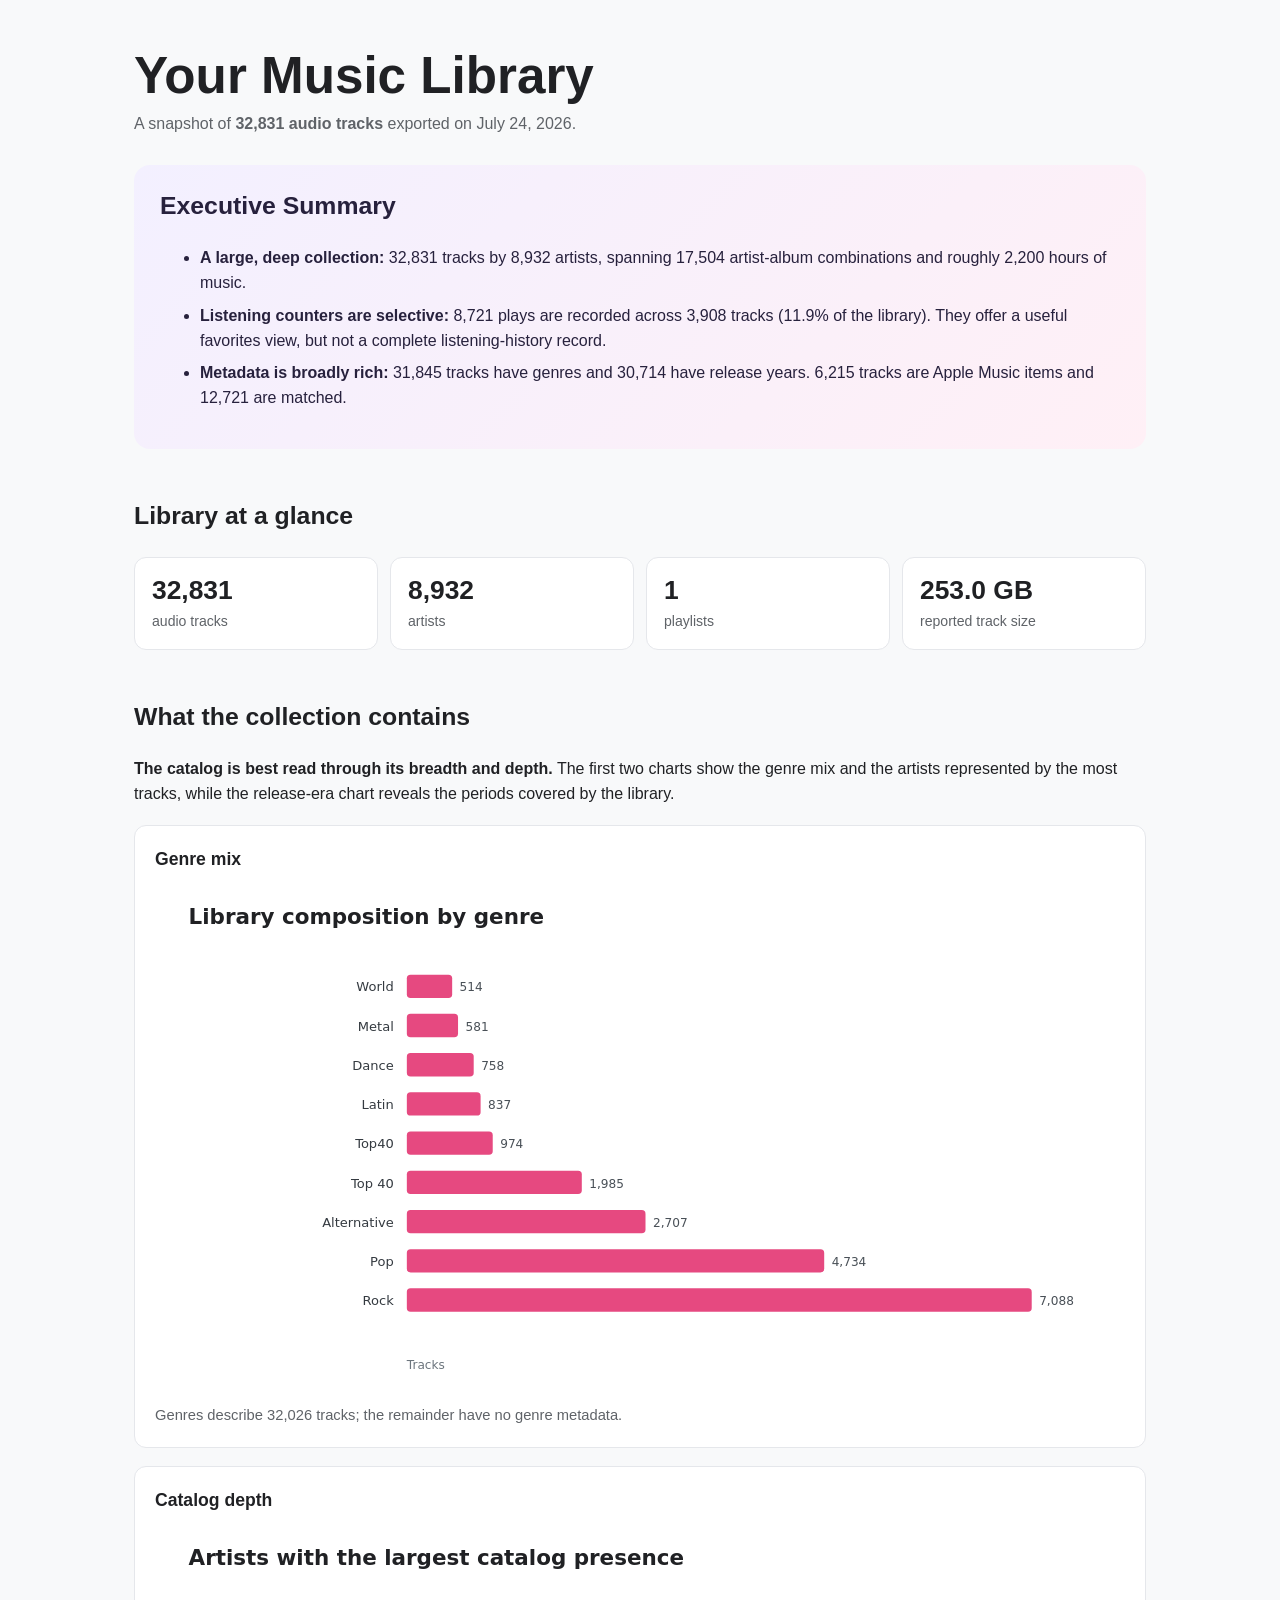
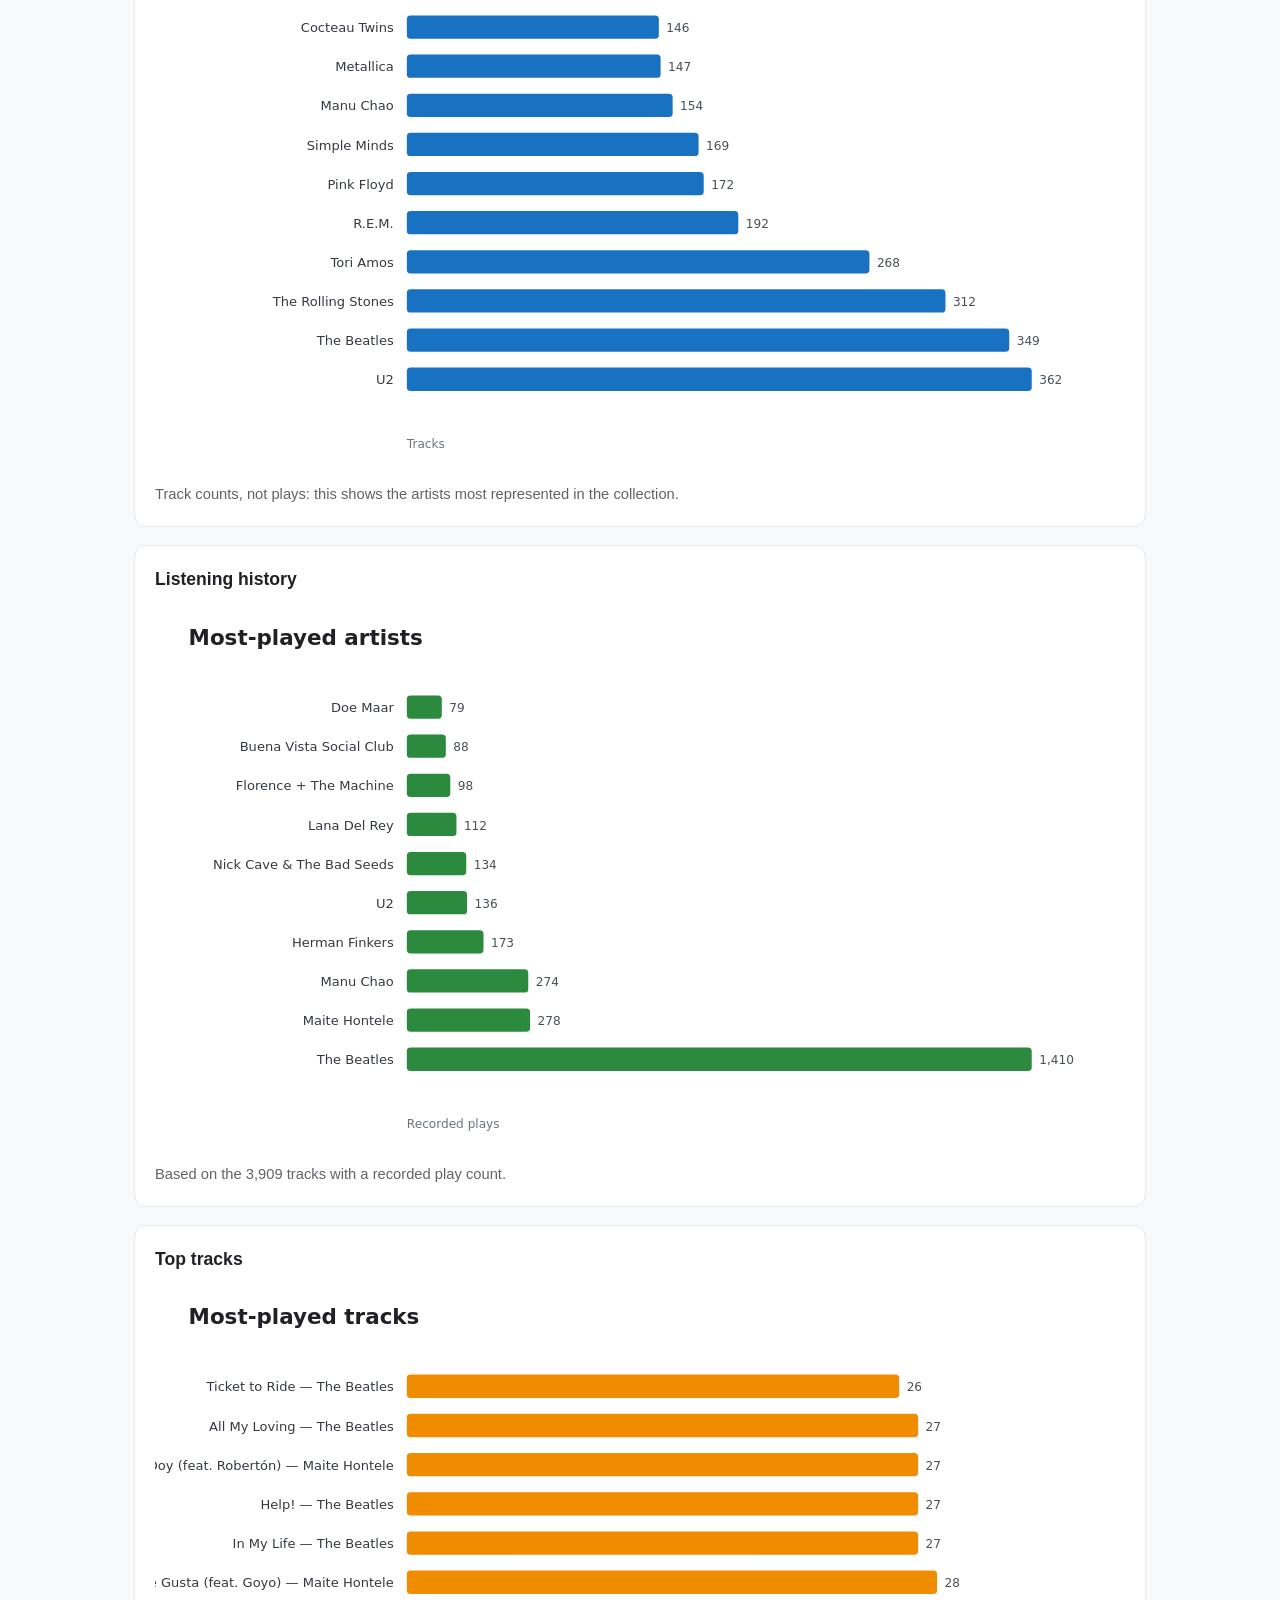
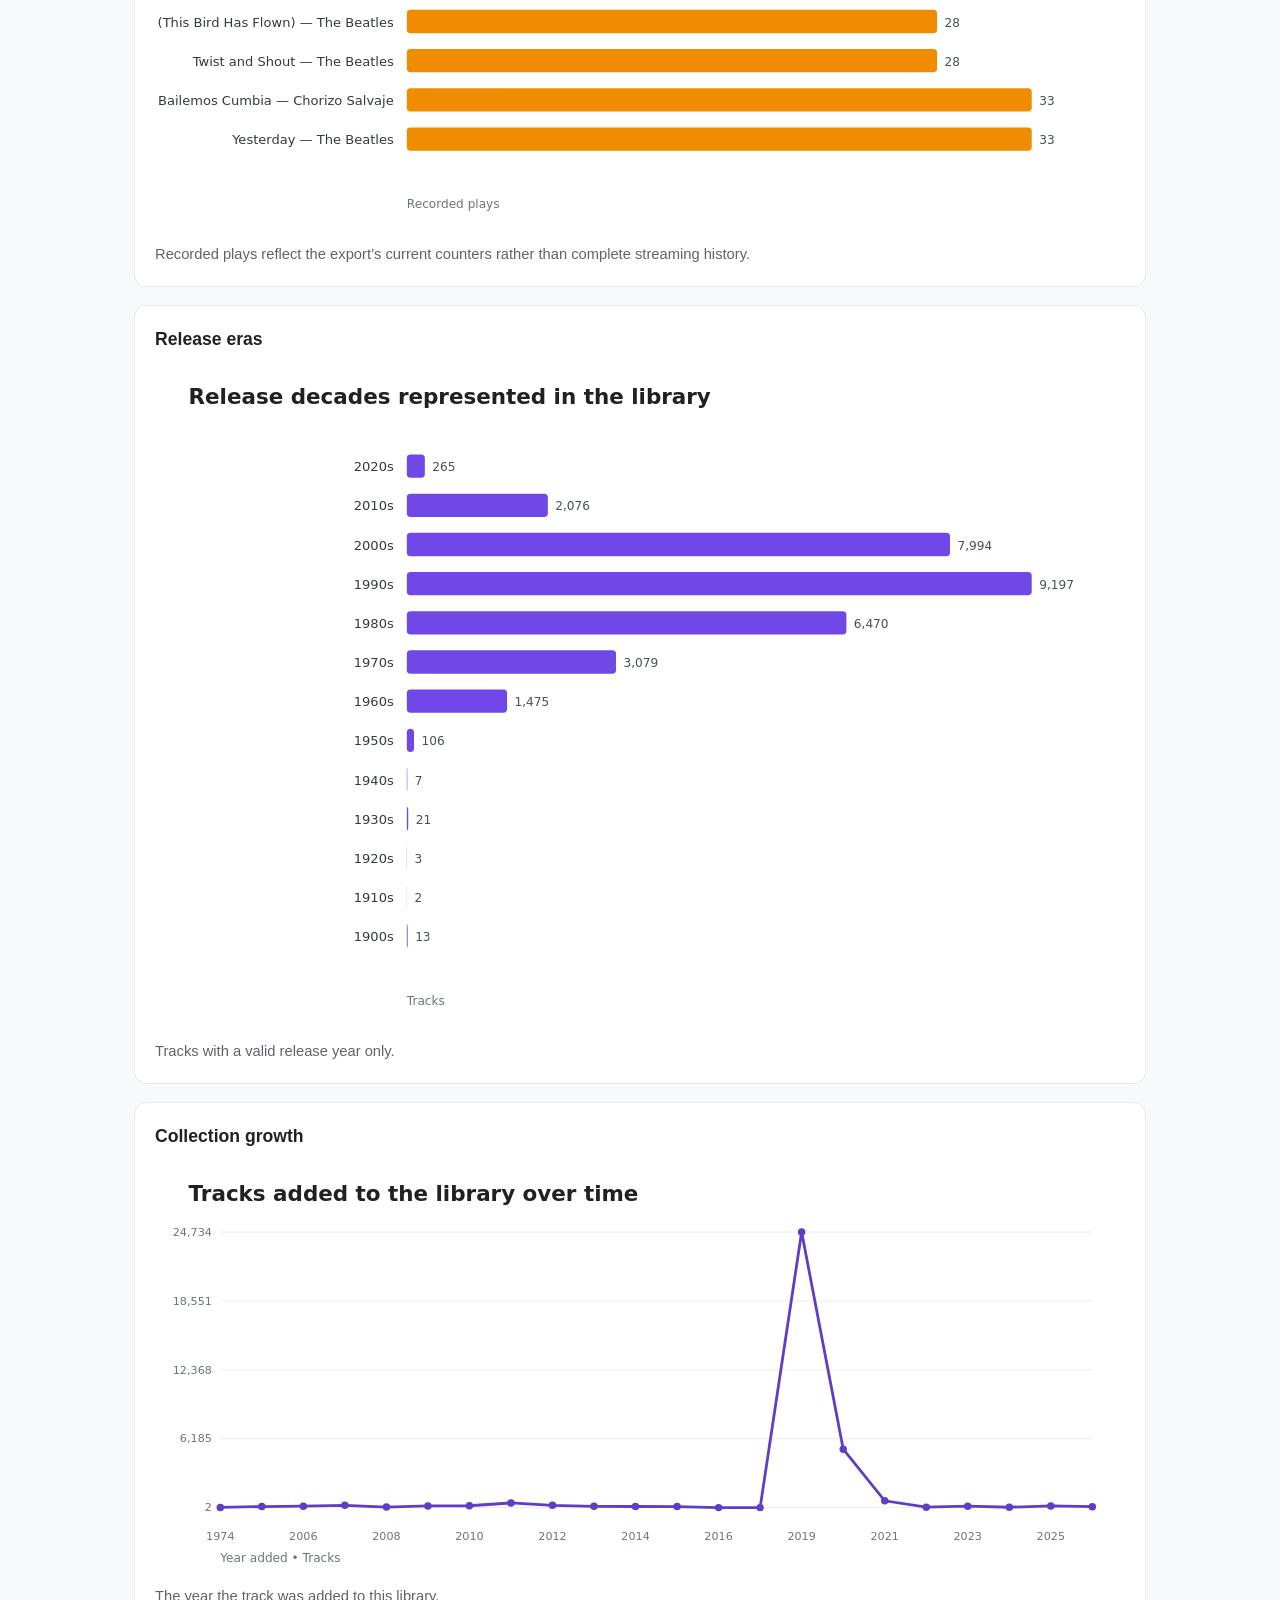
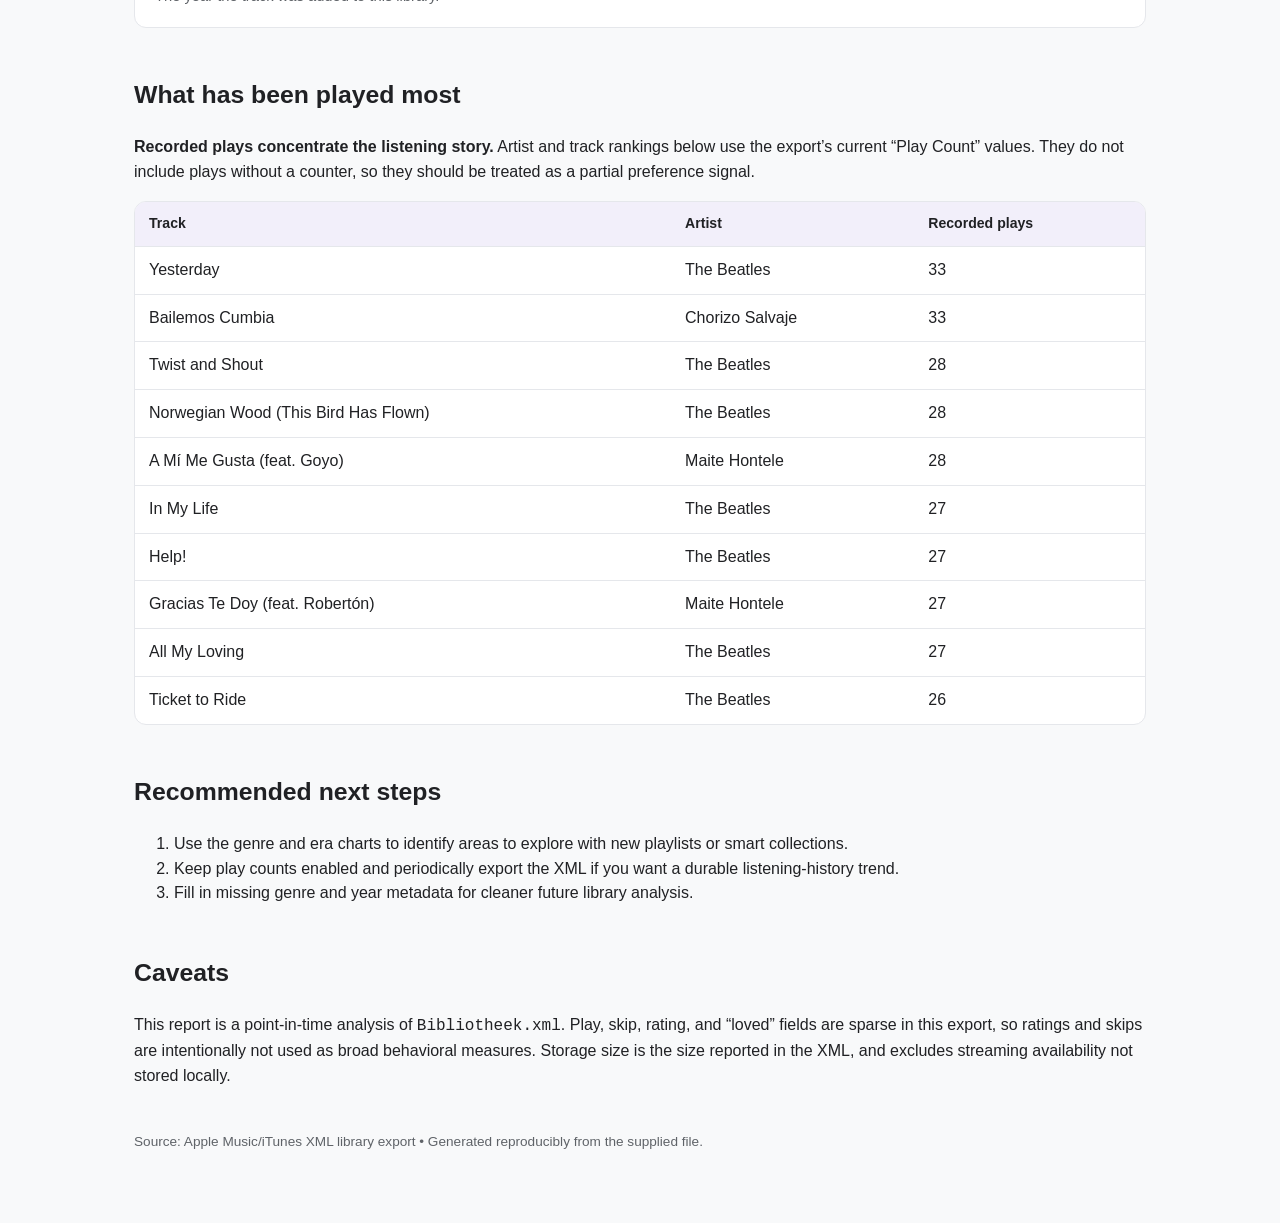
<file: event-calendar/iTunesXML/music-library-report/report.html>
<!doctype html><html lang='en'><head><meta charset='utf-8'><meta name='viewport' content='width=device-width,initial-scale=1'><title>Music Library Report</title><style>
    :root{color-scheme:light dark;--ink:#202124;--muted:#5f6368;--bg:#f8f9fa;--card:#fff;--line:#e5e7eb;--accent:#5f3dc4} @media(prefers-color-scheme:dark){:root{--ink:#f1f3f5;--muted:#adb5bd;--bg:#171719;--card:#222228;--line:#3b3b43} img{filter:none}}
    *{box-sizing:border-box} body{margin:0;background:var(--bg);color:var(--ink);font:16px/1.55 -apple-system,BlinkMacSystemFont,'Segoe UI',sans-serif} main{max-width:1060px;margin:auto;padding:48px 24px 72px} h1{font-size:clamp(2rem,5vw,3.2rem);line-height:1.1;margin:0 0 8px} h2{margin-top:48px;font-size:1.55rem} h3{margin:0 0 12px;font-size:1.1rem} .sub{color:var(--muted);margin:0} .summary{background:linear-gradient(135deg,#f3f0ff,#fff0f6);color:#27213d;border-radius:16px;padding:22px 26px;margin-top:28px} @media(prefers-color-scheme:dark){.summary{background:#302a47;color:#f0e9ff}} .summary li{margin:8px 0} .cards{display:grid;grid-template-columns:repeat(auto-fit,minmax(160px,1fr));gap:12px;margin-top:22px} .card,.chart,table{background:var(--card);border:1px solid var(--line);border-radius:12px} .card{padding:17px} .num{font-size:1.65rem;font-weight:750;line-height:1.15} .label{color:var(--muted);font-size:.88rem;margin-top:5px} .chart{padding:20px;margin:18px 0} .chart img{width:100%;height:auto;display:block;border-radius:6px} .chart p{color:var(--muted);margin:12px 0 0;font-size:.92rem} table{border-collapse:separate;border-spacing:0;width:100%;overflow:hidden} th,td{padding:11px 14px;text-align:left;border-bottom:1px solid var(--line)} th{background:color-mix(in srgb,var(--accent) 8%,var(--card));font-size:.88rem} tr:last-child td{border-bottom:0} footer{color:var(--muted);font-size:.85rem;margin-top:42px} </style></head><body><main>
    <header><h1>Your Music Library</h1><p class='sub'>A snapshot of <strong>32,831 audio tracks</strong> exported on July 24, 2026.</p></header>
    <section class='summary'><h2 style='margin-top:0'>Executive Summary</h2><ul>
    <li><strong>A large, deep collection:</strong> 32,831 tracks by 8,932 artists, spanning 17,504 artist-album combinations and roughly 2,200 hours of music.</li>
    <li><strong>Listening counters are selective:</strong> 8,721 plays are recorded across 3,908 tracks (11.9% of the library). They offer a useful favorites view, but not a complete listening-history record.</li>
    <li><strong>Metadata is broadly rich:</strong> 31,845 tracks have genres and 30,714 have release years. 6,215 tracks are Apple Music items and 12,721 are matched.</li>
    </ul></section>
    <section><h2>Library at a glance</h2><div class='cards'><div class='card'><div class='num'>32,831</div><div class='label'>audio tracks</div></div><div class='card'><div class='num'>8,932</div><div class='label'>artists</div></div><div class='card'><div class='num'>1</div><div class='label'>playlists</div></div><div class='card'><div class='num'>253.0 GB</div><div class='label'>reported track size</div></div></div></section>
    <section><h2>What the collection contains</h2><p><strong>The catalog is best read through its breadth and depth.</strong> The first two charts show the genre mix and the artists represented by the most tracks, while the release-era chart reveals the periods covered by the library.</p><section class='chart'><h3>Genre mix</h3><img src='charts/genres.svg' alt='Genre mix chart'><p>Genres describe 32,026 tracks; the remainder have no genre metadata.</p></section><section class='chart'><h3>Catalog depth</h3><img src='charts/artists.svg' alt='Catalog depth chart'><p>Track counts, not plays: this shows the artists most represented in the collection.</p></section><section class='chart'><h3>Listening history</h3><img src='charts/played-artists.svg' alt='Listening history chart'><p>Based on the 3,909 tracks with a recorded play count.</p></section><section class='chart'><h3>Top tracks</h3><img src='charts/played-tracks.svg' alt='Top tracks chart'><p>Recorded plays reflect the export’s current counters rather than complete streaming history.</p></section><section class='chart'><h3>Release eras</h3><img src='charts/decades.svg' alt='Release eras chart'><p>Tracks with a valid release year only.</p></section><section class='chart'><h3>Collection growth</h3><img src='charts/added-by-year.svg' alt='Collection growth chart'><p>The year the track was added to this library.</p></section></section>
    <section><h2>What has been played most</h2><p><strong>Recorded plays concentrate the listening story.</strong> Artist and track rankings below use the export’s current “Play Count” values. They do not include plays without a counter, so they should be treated as a partial preference signal.</p><table><thead><tr><th>Track</th><th>Artist</th><th>Recorded plays</th></tr></thead><tbody><tr><td>Yesterday</td><td>The Beatles</td><td>33</td></tr><tr><td>Bailemos Cumbia</td><td>Chorizo Salvaje</td><td>33</td></tr><tr><td>Twist and Shout</td><td>The Beatles</td><td>28</td></tr><tr><td>Norwegian Wood (This Bird Has Flown)</td><td>The Beatles</td><td>28</td></tr><tr><td>A Mí Me Gusta (feat. Goyo)</td><td>Maite Hontele</td><td>28</td></tr><tr><td>In My Life</td><td>The Beatles</td><td>27</td></tr><tr><td>Help!</td><td>The Beatles</td><td>27</td></tr><tr><td>Gracias Te Doy (feat. Robertón)</td><td>Maite Hontele</td><td>27</td></tr><tr><td>All My Loving</td><td>The Beatles</td><td>27</td></tr><tr><td>Ticket to Ride</td><td>The Beatles</td><td>26</td></tr></tbody></table></section>
    <section><h2>Recommended next steps</h2><ol><li>Use the genre and era charts to identify areas to explore with new playlists or smart collections.</li><li>Keep play counts enabled and periodically export the XML if you want a durable listening-history trend.</li><li>Fill in missing genre and year metadata for cleaner future library analysis.</li></ol></section>
    <section><h2>Caveats</h2><p>This report is a point-in-time analysis of <code>Bibliotheek.xml</code>. Play, skip, rating, and “loved” fields are sparse in this export, so ratings and skips are intentionally not used as broad behavioral measures. Storage size is the size reported in the XML, and excludes streaming availability not stored locally.</p></section>
    <footer>Source: Apple Music/iTunes XML library export • Generated reproducibly from the supplied file.</footer></main></body></html>
</file>
<file: event-calendar/styles.css>
@font-face {
  font-family: "Archivo Narrow";
  font-style: normal;
  font-weight: 500 700;
  font-display: swap;
  src: url("assets/fonts/archivo-narrow-latin.woff2") format("woff2");
}

@font-face {
  font-family: "DM Mono";
  font-style: normal;
  font-weight: 400;
  font-display: swap;
  src: url("assets/fonts/dm-mono-400-latin.woff2") format("woff2");
}

@font-face {
  font-family: "DM Mono";
  font-style: normal;
  font-weight: 500;
  font-display: swap;
  src: url("assets/fonts/dm-mono-500-latin.woff2") format("woff2");
}

:root {
  color-scheme: light;
  /* Kleurrollen */
  --color-canvas: #f7f4ed;
  --color-surface: #fcfaf5;
  --color-surface-sport: #ffe6dc;
  --color-ink: #1e293b;
  --color-ink-inverse: #f7f4ed;
  --color-muted: #625b50;
  --color-border: #cfc7b7;
  --color-accent: #ff4f1f;
  --color-accent-readable: #b93212;
  --color-accent-warm: #f9c234;
  --color-masthead: #111827;
  --color-fc-twente-home: #910d13;
  --color-metropool: #48206e;
  --color-metropool-accent: #ffd600;
  --color-cactus: #81d742;
  --color-oogst: #000;
  --color-oogst-ink: #fff;
  --color-oogst-focus: #b7ff5c;
  --color-hengelo: #3154a1;
  --color-hengelo-ink: #fff;
  --color-hengelo-accent: #fcc71f;
  --color-holiday: #f58220;
  --color-holiday-ink: #111827;
  --color-link-on-dark: #f9c234;
  --color-fc-home-muted: #fecaca;
  --color-sold-out: #a51d18;
  --color-sold-out-ink: #fff7ed;
  --color-taste: #ffd600;
  --color-taste-ink: #1f2937;
  --color-personal: #ffd6e5;
  --color-personal-ink: #5a1637;
  --color-special: #e8e1ff;
  --color-special-ink: #33225e;

  /* Lettertypen en typografische rollen */
  --font-display: "Archivo Narrow", Arial Narrow, sans-serif;
  --font-ui: "DM Mono", ui-monospace, SFMono-Regular, Menlo, monospace;
  --text-xs: 0.68rem;
  --text-sm: 0.8rem;
  --text-body: 0.94rem;
  --text-lede: clamp(1rem, 2vw, 1.3rem);
  --leading-ui: 1.45;
  --leading-display: 0.95;

  /* Ruimte, randen en beweging */
  --space-1: 0.45rem;
  --space-2: 0.65rem;
  --space-3: 1rem;
  --space-4: 1.25rem;
  --space-5: 1.5rem;
  --space-6: 2rem;
  --page-gutter: max(1.25rem, calc((100vw - 1180px) / 2));
  --ease-standard: cubic-bezier(0.16, 1, 0.3, 1);
}

:root[data-theme="dark"] {
  color-scheme: dark;
  --color-canvas: #090d14;
  --color-surface: #18202d;
  --color-surface-sport: #452126;
  --color-ink: #f4efe4;
  --color-muted: #c4bcad;
  --color-border: #465064;
  --color-accent-readable: #ff7650;
  --color-masthead: #090d14;
}

* { box-sizing: border-box; }

.no-js .controls,
.no-js .js-status { display: none !important; }

body {
  margin: 0;
  background: var(--color-canvas);
  color: var(--color-ink);
  font: var(--text-body) / var(--leading-ui) var(--font-ui);
}

@media (prefers-reduced-motion: no-preference) {
  body { transition: background-color 0.25s var(--ease-standard), color 0.25s var(--ease-standard); }
  .masthead,
  .legal-header,
  .venue-stream,
  .editorial-scope { transition: background-color 0.25s var(--ease-standard), color 0.25s var(--ease-standard); }
}

.skip-link {
  position: fixed;
  top: calc(var(--space-3) + env(safe-area-inset-top, 0px));
  left: calc(var(--space-3) + env(safe-area-inset-left, 0px));
  z-index: 100;
  max-width: calc(100vw - (2 * var(--space-3)));
  padding: var(--space-2) var(--space-3);
  background: var(--color-accent-warm);
  color: var(--color-masthead);
  font-weight: 500;
  transform: translateY(calc(-100% - var(--space-6) - env(safe-area-inset-top, 0px)));
  transition: transform 0.2s var(--ease-standard);
  overflow-wrap: anywhere;
}
.skip-link:focus { transform: translateY(0); }

button:focus-visible,
input:focus-visible,
select:focus-visible,
textarea:focus-visible,
a:focus-visible {
  outline: 3px solid var(--color-accent-readable);
  outline-offset: 4px;
}

.masthead {
  position: relative;
  min-height: 48svh;
  overflow: hidden;
  padding:
    calc(clamp(2rem, 7vw, 6rem) + env(safe-area-inset-top, 0px))
    max(var(--page-gutter), env(safe-area-inset-right, 0px))
    clamp(2rem, 7vw, 6rem)
    max(var(--page-gutter), env(safe-area-inset-left, 0px));
  background: var(--color-masthead);
  color: var(--color-ink-inverse);
}

.masthead::after {
  position: absolute;
  inset: 18% -8% auto auto;
  width: min(47vw, 570px);
  aspect-ratio: 1;
  border: 1px solid color-mix(in srgb, var(--color-ink-inverse) 45%, transparent);
  border-radius: 50%;
  box-shadow: 0 0 0 42px color-mix(in srgb, var(--color-ink-inverse) 7%, transparent),
    0 0 0 84px color-mix(in srgb, var(--color-ink-inverse) 4%, transparent);
  content: "";
}

.masthead > * { position: relative; z-index: 1; }

.brand-mark {
  position: absolute;
  top: calc(var(--space-4) + env(safe-area-inset-top, 0px));
  right: max(var(--page-gutter), env(safe-area-inset-right, 0px));
  width: 4rem;
  height: 4rem;
  object-fit: contain;
}
.brand-mark img { display: block; width: 100%; height: 100%; object-fit: contain; }

.eyebrow,
.controls label,
.venue,
.day-heading span,
button {
  font: 500 var(--text-sm) / var(--leading-ui) var(--font-ui);
  letter-spacing: 0.08em;
  text-transform: uppercase;
}

.eyebrow { margin: 0 0 var(--space-6); color: var(--color-accent-warm); letter-spacing: 0.16em; }

.masthead h1 {
  max-width: 760px;
  margin: 0;
  overflow-wrap: anywhere;
  font: 700 clamp(2.8rem, 8vw, 6rem) / 0.82 var(--font-display);
  letter-spacing: -0.045em;
  text-transform: uppercase;
}

.masthead em { color: var(--color-accent); font-style: normal; }
.lede { max-width: 420px; margin: var(--space-6) 0 0; font-size: var(--text-lede); }
.agenda-summary {
  width: fit-content;
  margin: var(--space-4) 0 0;
  padding-top: var(--space-3);
  border-top: 1px solid color-mix(in srgb, var(--color-ink-inverse) 35%, transparent);
  color: var(--color-accent-warm);
  font-weight: 500;
}
.hero-agenda-link {
  display: inline-flex;
  gap: var(--space-2);
  align-items: center;
  min-block-size: 44px;
  margin-top: var(--space-4);
  padding: var(--space-2) var(--space-3);
  border: 1px solid var(--color-accent-warm);
  color: var(--color-accent-warm);
  font: 500 var(--text-sm) / var(--leading-ui) var(--font-ui);
  letter-spacing: 0.08em;
  text-decoration: none;
  text-transform: uppercase;
}
.hero-agenda-link:hover { background: var(--color-accent-warm); color: var(--color-masthead); }

main { max-width: 1180px; margin: auto; padding: 0 var(--space-4) 5rem; }
main.wide-main { max-width: none; padding: 0; }
#agenda-controls { scroll-margin-top: var(--space-4); }

.controls {
  display: grid;
  grid-template-columns: repeat(3, minmax(0, 1fr));
  gap: var(--space-6);
  align-items: end;
  padding: var(--space-4) 0;
  border-bottom: 2px solid var(--color-ink);
}

.controls label { display: grid; gap: var(--space-1); }

input {
  width: 100%;
  min-height: 44px;
  padding: var(--space-2) 0;
  border: 0;
  border-bottom: 2px solid var(--color-ink);
  outline-offset: 6px;
  background: transparent;
  color: inherit;
  font: inherit;
}

.controls select {
  width: 100%;
  min-height: 44px;
  padding: var(--space-2);
  border: 1px solid var(--color-border);
  border-radius: 0;
  background: var(--color-surface);
  color: var(--color-ink);
  font: inherit;
}

.filters {
  grid-column: 1 / -1;
  display: flex;
  flex-wrap: wrap;
  justify-content: flex-start;
  gap: var(--space-1);
}

.filters > * { flex: 0 0 auto; }
.filters button { padding-inline: 0.5rem; }

.calendar-actions {
  grid-column: 1 / -1;
  display: flex;
  flex-wrap: wrap;
  gap: var(--space-2);
}

button {
  padding: 0.55rem 0.8rem;
  border: 1px solid var(--color-ink);
  background: transparent;
  color: inherit;
  cursor: pointer;
}

button:hover,
button.active { background: var(--color-ink); color: var(--color-ink-inverse); }
:root[data-theme="dark"] button.active { color: var(--color-masthead); }
.today-filter { border-color: var(--color-accent-readable); color: var(--color-accent-readable); }
.today-filter:hover,
.today-filter.active { border-color: var(--color-accent); background: var(--color-accent); color: var(--color-masthead); }
.calendar-download { display: inline-flex; align-items: center; min-block-size: 44px; padding: 0.55rem 0.8rem; background: var(--color-accent); color: var(--color-masthead); font: 500 var(--text-sm) / var(--leading-ui) var(--font-ui); text-decoration: none; text-transform: uppercase; }

.masthead-actions {
  position: absolute;
  top: calc(var(--space-4) + env(safe-area-inset-top, 0px));
  right: calc(max(var(--page-gutter), env(safe-area-inset-right, 0px)) + clamp(4.5rem, 10vw, 7.5rem));
  z-index: 2;
  display: flex;
  gap: var(--space-2);
  align-items: center;
}

.theme-toggle,
.legal-theme-toggle {
  display: inline-flex;
  gap: var(--space-1);
  align-items: center;
  justify-content: center;
  min-width: 44px;
  min-height: 44px;
  border-color: color-mix(in srgb, var(--color-ink-inverse) 55%, transparent);
  color: var(--color-ink-inverse);
}
.theme-toggle:hover,
.legal-theme-toggle:hover { border-color: var(--color-accent-warm); background: transparent; color: var(--color-accent-warm); }

.theme-icon {
  width: 1.15rem;
  height: 1.15rem;
  flex: 0 0 auto;
  fill: none;
  stroke: currentcolor;
  stroke-width: 1.8;
  stroke-linecap: round;
  stroke-linejoin: round;
}
.theme-icon-moon { display: block; }
.theme-icon-sun { display: none; }
:root[data-theme="dark"] .theme-icon-moon { display: none; }
:root[data-theme="dark"] .theme-icon-sun { display: block; }

.venue-stream {
  display: grid;
  grid-template-columns: minmax(220px, 0.52fr) minmax(0, 1.48fr);
  gap: clamp(2rem, 6vw, 6rem);
  min-height: min(760px, 82svh);
  padding: clamp(2.5rem, 6vw, 5rem) var(--page-gutter);
  overflow: hidden;
  background: var(--color-masthead);
  color: var(--color-ink-inverse);
}
.venue-stream > * { min-width: 0; }
.venue-intro { align-self: center; }
.venue-intro h2 { max-width: 8ch; margin: var(--space-2) 0 var(--space-4); font: 700 clamp(3rem, 7vw, 6.8rem) / 0.78 var(--font-display); letter-spacing: -0.04em; text-transform: uppercase; }
.venue-intro > p:last-child { max-width: 34ch; color: color-mix(in srgb, var(--color-ink-inverse) 75%, transparent); }
.venue-window {
  position: relative;
  align-self: center;
  overflow-x: auto;
  scrollbar-width: thin;
  scrollbar-color: color-mix(in srgb, var(--color-ink-inverse) 40%, transparent) transparent;
}
.venue-window::-webkit-scrollbar { height: 8px; }
.venue-window::-webkit-scrollbar-thumb { background: color-mix(in srgb, var(--color-ink-inverse) 40%, transparent); border-radius: 999px; }
.venue-track {
  display: flex;
  width: max-content;
  gap: var(--space-3);
}
.masthead :focus-visible, .venue-stream :focus-visible { outline-color: var(--color-accent-warm); }

.standings-panel {
  display: block;
  padding: clamp(2rem, 5vw, 4rem) var(--page-gutter);
  border-block: 1px solid var(--color-border);
  background: var(--color-surface);
}
.standings-panel[hidden] { display: none; }
.standings-head { display: grid; grid-template-columns: minmax(0, 1fr) auto; align-items: end; gap: var(--space-2) var(--space-4); }
.standings-head .eyebrow { margin: 0; }
.standings-head h2 { margin: var(--space-1) 0 0; font: 700 clamp(1.8rem, 4vw, 2.8rem) / 0.95 var(--font-display); text-transform: uppercase; }
.standings-head a { align-self: start; color: var(--color-accent-readable); font: 500 var(--text-sm) / var(--leading-ui) var(--font-ui); text-decoration-thickness: 1px; text-underline-offset: 4px; }
.standings-table-wrap { margin-top: var(--space-4); }
.standings-cols { position: relative; display: grid; grid-template-columns: 1fr 1fr; gap: var(--space-4); align-items: start; }
.standings-cols::before {
  position: absolute;
  inset-block: 0.3rem;
  left: calc(50% - 0.5px);
  width: 1px;
  content: "";
  background: var(--color-border);
}
.standings-table { width: 100%; border-collapse: collapse; font: var(--text-sm) / var(--leading-ui) var(--font-ui); }
.standings-table th,
.standings-table td { padding: 0.5rem 0.6rem; text-align: right; white-space: nowrap; border-block-end: 1px solid var(--color-border); }
.standings-table th:first-child,
.standings-table td:first-child { text-align: left; }
.standings-table th[scope="col"] { color: var(--color-muted); font-size: var(--text-xs); letter-spacing: 0.06em; text-transform: uppercase; font-weight: 600; }
.standings-table th[scope="row"] { color: var(--color-muted); font-weight: 500; }
.standings-table td { font-variant-numeric: tabular-nums; }
.standings-current { background: color-mix(in srgb, var(--color-accent) 12%, var(--color-surface)); }
.standings-current th[scope="row"],
.standings-current td { font-weight: 700; color: var(--color-ink); }
@media (max-width: 700px) {
  .standings-head { grid-template-columns: 1fr; align-items: start; }
  .standings-cols { grid-template-columns: 1fr; gap: var(--space-3); }
  .standings-cols::before { display: none; }
  .standings-table th,
  .standings-table td { padding: 0.45rem 0.5rem; }
}

.venue-card { position: relative; flex: 0 0 clamp(320px, 44vw, 620px); margin: 0; overflow: hidden; aspect-ratio: 8 / 5; background: #18202d; }
.venue-card img { display: block; width: 100%; height: 100%; object-fit: cover; transition: transform 0.7s var(--ease-standard); }
.venue-card a:focus-visible img,
.venue-card:hover img { transform: scale(1.025); }
.venue-card figcaption {
  position: absolute;
  inset: auto 0 0;
  padding: clamp(2.5rem, 8vw, 5rem) var(--space-4) var(--space-3);
  background: linear-gradient(transparent, rgb(0 0 0 / 0.88));
  color: #f7f4ed;
  font: 600 clamp(1.25rem, 2.5vw, 2rem) / 1 var(--font-display);
  text-transform: uppercase;
  pointer-events: none;
}
.venue-card a { display: block; width: 100%; height: 100%; color: inherit; }

.status { margin: 1.3rem 0; color: var(--color-muted); font-size: var(--text-sm); }
.status[data-state="error"] { color: var(--color-accent-readable); }
.agenda-load-more { display: flex; justify-content: center; padding: var(--space-4) 0 var(--space-6); }
.agenda-load-more button { min-block-size: 44px; border-color: var(--color-accent-readable); color: var(--color-accent-readable); }
.agenda-load-more button:hover { border-color: var(--color-accent); background: var(--color-accent); color: var(--color-masthead); }
.agenda-load-more button[hidden] { display: none; }
.no-js-fallback {
  max-width: 58rem;
  margin: var(--space-5) 0;
  padding: clamp(1.5rem, 4vw, 3rem);
  background: var(--color-surface);
  border: 1px solid var(--color-border);
}
.no-js-fallback h2 { margin: var(--space-2) 0 var(--space-3); font: 700 clamp(2rem, 5vw, 4rem) / 0.9 var(--font-display); text-transform: uppercase; }
.no-js-fallback p:last-child { max-width: 65ch; }

.network-status {
  margin: var(--space-4) 0 0;
  padding: var(--space-3);
  border: 1px solid var(--color-accent-warm);
  background: color-mix(in srgb, var(--color-accent-warm) 18%, var(--color-canvas));
  color: var(--color-ink);
  font-size: var(--text-sm);
}
.network-status[hidden] { display: none; }

.day {
  display: grid;
  grid-template-columns: 180px minmax(0, 1fr);
  gap: var(--space-5);
  padding: var(--space-6) 0;
  border-top: 1px solid var(--color-border);
  content-visibility: auto;
  contain-intrinsic-block-size: 295px;
}

.day:first-child { border-top: 0; }
.day-heading { position: sticky; top: var(--space-3); align-self: start; }

.day-heading h2 {
  margin: 0;
}

.day-heading time {
  display: block;
  font: 700 clamp(1.5rem, 3vw, 2.35rem) / var(--leading-display) var(--font-display);
  text-transform: uppercase;
}

.day-heading .day-year {
  display: block;
  margin-top: var(--space-1);
  color: var(--color-muted);
  font: 500 var(--text-sm) / 1 var(--font-ui);
  letter-spacing: 0.08em;
}

.day-heading > span { display: block; margin-top: var(--space-2); color: var(--color-muted); font-size: var(--text-xs); }
.day-weather {
  margin: var(--space-2) 0 0;
  color: var(--color-muted);
  font: 500 var(--text-sm) / var(--leading-ui) var(--font-ui);
  letter-spacing: 0.02em;
}
.day-events {
  display: flex;
  gap: var(--space-3);
  overflow-x: auto;
  overscroll-behavior-inline: contain;
  padding: 0.2rem 0.2rem var(--space-3);
  scroll-padding-inline: 0.2rem;
  scroll-snap-type: x mandatory;
  -webkit-overflow-scrolling: touch;
  touch-action: pan-x pan-y;
}

.event {
  display: flex;
  flex: 0 0 min(310px, 78vw);
  flex-direction: column;
  min-height: 230px;
  min-width: 0;
  padding: 1.1rem;
  scroll-snap-align: start;
  background: var(--color-surface);
  transition: transform 0.28s var(--ease-standard);
}

.event.fc-twente { background: var(--color-surface-sport); }
.event.fc-twente.fc-home { background: var(--color-fc-twente-home); color: var(--color-ink-inverse); }
.event.fc-twente.fc-home .event-time, .event.fc-twente.fc-home .event-links .tickets { color: var(--color-fc-home-muted); }
.event.fc-twente.fc-home .meta, .event.fc-twente.fc-home .event-links a, .event.fc-twente.fc-home .event-favorite-button { color: var(--color-ink-inverse); }
.event:hover { transform: translateY(-5px); }
.event-time, .venue, .meta, .event-links { margin: 0; }
.event-time { color: var(--color-accent-readable); font-weight: 500; }
.venue { margin-top: var(--space-1); font-size: var(--text-xs); letter-spacing: 0.04em; }

.event-badges { display: flex; flex-wrap: wrap; gap: var(--space-1); margin: var(--space-2) 0 0; }

.sold-out-badge,
.taste-badge {
  padding: 0.3rem 0.5rem;
  font: 600 var(--text-xs) / 1 var(--font-ui);
  letter-spacing: 0.08em;
  text-transform: uppercase;
}
.sold-out-badge { border: 1px solid var(--color-sold-out-ink); background: var(--color-sold-out); color: var(--color-sold-out-ink); }
.taste-badge { border: 1px solid var(--color-taste-ink); background: var(--color-taste); color: var(--color-taste-ink); }
.taste-filter { border-color: color-mix(in srgb, var(--color-taste) 70%, var(--color-ink)); }

.event h3 {
  margin: 0.9rem 0 var(--space-1);
  overflow-wrap: anywhere;
  hyphens: auto;
  font: 600 clamp(1.25rem, 2.1vw, 1.65rem) / 1 var(--font-display);
}

.meta { overflow-wrap: anywhere; hyphens: auto; color: var(--color-muted); font-size: var(--text-sm); }
.event-links { display: grid; gap: var(--space-2); margin-top: auto; padding-top: var(--space-3); }
.event-primary-actions { display: grid; grid-template-columns: repeat(2, minmax(0, 1fr)); gap: 0.45rem; }
.event-primary-actions:has(:only-child) { grid-template-columns: minmax(0, 1fr); }
.event-utility-actions { display: flex; flex-wrap: wrap; align-items: center; gap: 0.2rem 0.85rem; }

.event-links a,
.event-share-button {
  display: inline-flex;
  align-items: center;
  min-block-size: 44px;
  color: var(--color-ink);
  font-size: var(--text-sm);
  text-decoration-thickness: 1px;
  text-underline-offset: 4px;
}
.event-primary-actions a { justify-content: center; padding: 0.35rem 0.5rem; border: 1px solid currentColor; font-weight: 500; text-decoration: none; }
.event-primary-actions .event-info-link { border-color: color-mix(in srgb, currentColor 52%, transparent); }

.event-share-button {
  min-block-size: 44px;
  padding: 0.2rem 0;
  border: 0;
  background: transparent;
  color: var(--color-ink);
  font: inherit;
  font-size: var(--text-sm);
  text-decoration: underline;
  text-decoration-thickness: 1px;
  text-underline-offset: 4px;
  text-transform: none;
}
.event-share-button:hover { background: transparent; color: var(--color-accent-readable); }

.event-favorite-button {
  display: inline-flex;
  align-items: center;
  gap: 0.3rem;
  min-block-size: 44px;
  padding: 0.2rem 0;
  border: 0;
  background: transparent;
  color: var(--color-ink);
  font: inherit;
  font-size: var(--text-sm);
  text-decoration: underline;
  text-decoration-thickness: 1px;
  text-underline-offset: 4px;
  text-transform: none;
}
.event-favorite-button svg { width: 1.1rem; height: 1.1rem; fill: none; stroke: currentColor; stroke-width: 1.8; stroke-linejoin: round; }
.event-favorite-button:hover { background: transparent; color: var(--color-accent-readable); }
.event-favorite-button[aria-pressed="true"] { color: var(--color-accent-warm); text-decoration-thickness: 2px; }
.event-favorite-button[aria-pressed="true"] svg { fill: var(--color-accent-warm); stroke: var(--color-accent-warm); }

.event-calendar-button { min-block-size: 44px; padding: 0.2rem 0; border: 0; background: transparent; color: var(--color-ink); font: inherit; font-size: var(--text-sm); line-height: 1; text-decoration: underline; text-decoration-thickness: 1px; text-underline-offset: 4px; text-transform: none; white-space: nowrap; }
.event.fc-home .event-calendar-button { border-color: color-mix(in srgb, var(--color-ink-inverse) 55%, transparent); color: var(--color-ink-inverse); }
.event.fc-twente.fc-home .event-share-button, .event.fc-twente.fc-home .event-favorite-button { color: var(--color-ink-inverse); }

.event-links .tickets { color: var(--color-accent-readable); }

.event.metropool {
  background: var(--color-metropool);
  color: var(--color-ink-inverse);
}

.event.metropool .event-time,
.event.metropool .venue,
.event.metropool .event-links a,
.event.metropool .event-share-button,
.event.metropool .event-favorite-button,
.event.metropool .event-calendar-button {
  color: var(--color-metropool-accent);
}

.event.metropool .meta { color: var(--color-ink-inverse); }
.event.metropool .event-calendar-button { border-color: var(--color-metropool-accent); }

.event.de-cactus {
  background: var(--color-cactus);
  color: var(--color-masthead);
}

.event.de-cactus .event-time,
.event.de-cactus .meta,
.event.de-cactus .event-links a,
.event.de-cactus .event-share-button,
.event.de-cactus .event-favorite-button,
.event.de-cactus .event-calendar-button {
  color: var(--color-masthead);
}

.event.de-cactus .event-calendar-button { border-color: var(--color-masthead); }

.event.oogst {
  background: var(--color-oogst);
  color: var(--color-oogst-ink);
}

.event.oogst .event-time,
.event.oogst .venue,
.event.oogst .meta,
.event.oogst .event-links a,
.event.oogst .event-share-button,
.event.oogst .event-favorite-button,
.event.oogst .event-calendar-button {
  color: var(--color-oogst-ink);
}

.event.oogst .event-calendar-button { border-color: var(--color-oogst-ink); }

.event.hengelo {
  background: var(--color-hengelo);
  color: var(--color-hengelo-ink);
}

.event.hengelo .event-time,
.event.hengelo .venue,
.event.hengelo .event-links a,
.event.hengelo .event-share-button,
.event.hengelo .event-favorite-button,
.event.hengelo .event-calendar-button {
  color: var(--color-hengelo-accent);
}

.event.hengelo .meta { color: var(--color-hengelo-ink); }
.event.hengelo .event-calendar-button { border-color: var(--color-hengelo-accent); }

.event.feestdagen { background: var(--color-holiday); color: var(--color-holiday-ink); }
.event.feestdagen .event-time,
.event.feestdagen .venue,
.event.feestdagen .meta,
.event.feestdagen .event-links a,
.event.feestdagen .event-share-button,
.event.feestdagen .event-favorite-button,
.event.feestdagen .event-calendar-button { color: var(--color-holiday-ink); }
.event.feestdagen .event-calendar-button { border-color: var(--color-holiday-ink); }
.event.persoonlijk { background: var(--color-personal); color: var(--color-personal-ink); }
.event.persoonlijk .event-time, .event.persoonlijk .venue, .event.persoonlijk .meta, .event.persoonlijk .event-links a, .event.persoonlijk .event-share-button, .event.persoonlijk .event-favorite-button, .event.persoonlijk .event-calendar-button { color: var(--color-personal-ink); }
.event.persoonlijk .event-calendar-button { border-color: var(--color-personal-ink); }
.event.bijzonder { background: var(--color-special); color: var(--color-special-ink); }
.event.bijzonder .event-time, .event.bijzonder .venue, .event.bijzonder .meta, .event.bijzonder .event-links a, .event.bijzonder .event-share-button, .event.bijzonder .event-favorite-button, .event.bijzonder .event-calendar-button { color: var(--color-special-ink); }
.event.bijzonder .event-calendar-button { border-color: var(--color-special-ink); }

.event.fc-twente.fc-home :is(a, button):focus-visible { outline-color: var(--color-ink-inverse); }
.event.metropool :is(a, button):focus-visible { outline-color: var(--color-metropool-accent); }
.event.de-cactus :is(a, button):focus-visible { outline-color: var(--color-masthead); }
.event.oogst :is(a, button):focus-visible { outline-color: var(--color-oogst-focus); }
.event.hengelo :is(a, button):focus-visible { outline-color: var(--color-hengelo-accent); }
.event.feestdagen :is(a, button):focus-visible { outline-color: var(--color-holiday-ink); }

.empty { padding: 3rem 0; }

.suggestion-box {
  display: grid;
  grid-template-columns: minmax(0, 0.8fr) minmax(280px, 1.2fr);
  gap: clamp(2rem, 6vw, 6rem);
  padding: clamp(2.5rem, 7vw, 5rem) var(--page-gutter);
  background: var(--color-masthead);
  color: var(--color-ink-inverse);
}
.suggestion-box > * { min-width: 0; }

.suggestion-copy h2 { margin: var(--space-2) 0 var(--space-3); font: 700 clamp(2.8rem, 7vw, 5.5rem) / 0.82 var(--font-display); text-transform: uppercase; }
.suggestion-copy p { max-width: 38ch; }
.suggestion-form { display: grid; grid-template-columns: 1fr 1fr; gap: var(--space-4); }
.suggestion-form label { display: grid; gap: var(--space-1); font-size: var(--text-sm); }
.suggestion-form .form-wide { grid-column: 1 / -1; }
.form-instructions { margin: 0; color: var(--color-ink-inverse); font-size: var(--text-sm); }
.required-label { color: var(--color-accent-warm); font-size: var(--text-xs); letter-spacing: 0.08em; text-transform: uppercase; }
.suggestion-form input,
.suggestion-form select,
.suggestion-form textarea {
  width: 100%;
  min-height: 46px;
  padding: var(--space-2);
  border: 1px solid color-mix(in srgb, var(--color-ink-inverse) 45%, transparent);
  border-radius: 0;
  background: transparent;
  color: var(--color-ink-inverse);
  font: inherit;
}
.suggestion-form textarea { min-height: 150px; resize: vertical; }
.suggestion-form select { color-scheme: dark; }
.suggestion-form button { justify-self: start; border-color: var(--color-accent); background: var(--color-accent); color: var(--color-masthead); }
.suggestion-form button:disabled { cursor: wait; opacity: 0.65; }
.form-privacy { max-width: 70ch; margin: 0; color: color-mix(in srgb, var(--color-ink-inverse) 82%, transparent); font-size: 0.8rem; line-height: 1.55; }
.form-privacy strong { color: var(--color-accent-warm); }
.form-privacy a { color: inherit; text-underline-offset: 3px; }
.suggestion-status { min-height: 1.5em; margin: 0; color: var(--color-accent-warm); font-size: var(--text-sm); }
.form-trap { position: absolute; left: -10000px; width: 1px; height: 1px; overflow: hidden; }

.site-footer {
  display: grid;
  grid-template-columns: minmax(0, 1.25fr) minmax(260px, 0.75fr);
  gap: clamp(1.5rem, 5vw, 4rem);
  align-items: end;
  padding: var(--space-6) var(--page-gutter);
  border-top: 1px solid var(--color-border);
  color: var(--color-muted);
  font-size: var(--text-sm);
}

.site-footer a { color: inherit; }
.footer-about h2 { margin: 0 0 var(--space-2); color: var(--color-ink); font: 600 1.35rem / 1 var(--font-display); text-transform: uppercase; }
.footer-about p, .footer-meta { max-width: 68ch; margin: 0; }

.legal-header {
  display: flex;
  justify-content: space-between;
  gap: var(--space-4);
  align-items: end;
  position: relative;
  padding: calc(var(--space-4) + 4rem + var(--space-5) + env(safe-area-inset-top, 0px)) max(var(--page-gutter), env(safe-area-inset-right, 0px)) var(--space-5) max(var(--page-gutter), env(safe-area-inset-left, 0px));
  background: var(--color-masthead);
  color: var(--color-ink-inverse);
}

/* Logo and menu sit in the same spot as the homepage masthead (.brand-mark / .masthead-actions). */
.legal-actions {
  position: absolute;
  top: calc(var(--space-4) + env(safe-area-inset-top, 0px));
  right: max(var(--page-gutter), env(safe-area-inset-right, 0px));
  display: flex;
  gap: var(--space-2);
  align-items: flex-start;
}
.legal-brand-mark { width: 4rem; height: 4rem; margin-left: var(--space-2); object-fit: contain; }

.legal-header h1 { margin: var(--space-2) 0 0; font: 700 clamp(2.5rem, 7vw, 5rem) / 0.85 var(--font-display); text-transform: uppercase; }
.legal-header a { color: var(--color-ink-inverse); }
.legal-main { max-width: 760px; padding-top: clamp(2.5rem, 7vw, 5rem); }
.legal-main h2 { margin: var(--space-6) 0 var(--space-2); font: 600 2rem / 1 var(--font-display); }
.legal-main p, .legal-main li,
.taste-context p, .taste-strand p, .taste-method p,
.footer-about p, .footer-meta {
  max-width: 68ch;
  font-size: 1rem;
  line-height: 1.65;
  letter-spacing: 0;
}
.technical-page .legal-main,
.technical-page .release-history,
.technical-page .scope-intro p,
.technical-page .scope-facts {
  font-family: "Segoe UI", "Helvetica Neue", Arial, sans-serif;
  font-synthesis: none;
  text-size-adjust: 100%;
}
.legal-main .eyebrow, .release-history .eyebrow { color: var(--color-accent-readable); }
.source-list { display: grid; gap: var(--space-2); padding: 0; list-style: none; }
.source-list a { display: flex; gap: var(--space-3); align-items: center; min-height: 54px; padding: var(--space-2); border: 1px solid var(--color-border); color: var(--color-ink); text-decoration: none; }
.source-list a:hover { border-color: var(--color-accent-readable); }
.source-list img { width: 42px; height: 42px; object-fit: contain; }
.source-list .source-logo-wide { width: 104px; height: 46px; }
.tech-stack { display: grid; grid-template-columns: repeat(4, minmax(0, 1fr)); gap: var(--space-2); margin: var(--space-3) 0 var(--space-5); }
.tech-stack a { display: flex; align-items: center; gap: 0.5rem; min-height: 48px; padding: 0.4rem; border: 1px solid var(--color-border); color: var(--color-ink); font-size: var(--text-xs); text-decoration: none; }
.tech-stack a:hover { border-color: var(--color-accent-readable); }
.tech-logo { width: 28px; height: 28px; object-fit: contain; }
.tech-mark { display: grid; width: 28px; height: 28px; place-items: center; flex: 0 0 auto; border-radius: 50%; color: #fff; font-weight: 700; letter-spacing: -0.06em; }
.tech-mark.docker { background: #2496ed; font-size: 0.62rem; }
.tech-mark.oracle { background: #c74634; font-size: 0.57rem; letter-spacing: -0.09em; }
.tech-mark.openai { background: #111827; font-size: 1rem; }
.tech-mark.python { background: linear-gradient(135deg, #3776ab 50%, #ffd343 50%); color: #111827; font-size: 0.62rem; }
.source-mark { display: grid; width: 42px; height: 42px; place-items: center; font-size: 1.6rem; }

.privacy-settings {
  min-block-size: 0;
  padding: 0;
  border: 0;
  color: inherit;
  font: inherit;
  letter-spacing: inherit;
  text-decoration: underline;
  text-decoration-thickness: 1px;
  text-underline-offset: 4px;
  text-transform: none;
}
.privacy-settings:hover,
.privacy-settings:focus-visible { background: transparent; color: var(--color-accent-warm); }
.legal-main .inline-privacy-settings:hover,
.legal-main .inline-privacy-settings:focus-visible { color: var(--color-accent-readable); }

.privacy-notice {
  position: fixed;
  right: calc(var(--space-4) + env(safe-area-inset-right, 0px));
  bottom: calc(var(--space-4) + env(safe-area-inset-bottom, 0px));
  left: calc(var(--space-4) + env(safe-area-inset-left, 0px));
  z-index: 50;
  display: grid;
  grid-template-columns: minmax(0, 1fr) auto;
  gap: var(--space-5);
  align-items: center;
  max-width: 920px;
  margin-inline: auto;
  padding: var(--space-4);
  background: var(--color-surface);
  color: var(--color-ink);
  box-shadow: 0 14px 40px rgb(0 0 0 / 28%);
}
.privacy-notice[hidden] { display: none; }
.privacy-notice-copy { max-width: 70ch; margin: 0; }
.privacy-notice-copy strong { display: block; margin-bottom: var(--space-1); font: 600 1.2rem / 1 var(--font-display); text-transform: uppercase; }
.privacy-notice a { color: inherit; }
.privacy-actions { display: flex; gap: var(--space-2); }
.privacy-actions button { min-block-size: 44px; white-space: nowrap; }
.privacy-accept { border-color: var(--color-accent); background: var(--color-accent); color: var(--color-masthead); }
.privacy-accept:hover { border-color: var(--color-masthead); background: var(--color-masthead); color: var(--color-ink-inverse); }

.back-to-top {
  position: fixed;
  right: calc(var(--space-4) + env(safe-area-inset-right, 0px));
  bottom: calc(var(--space-4) + env(safe-area-inset-bottom, 0px));
  z-index: 40;
  display: inline-flex;
  gap: var(--space-2);
  align-items: center;
  min-block-size: 44px;
  padding: var(--space-2) var(--space-3);
  border-color: var(--color-border);
  background: var(--color-surface);
  color: var(--color-ink);
  box-shadow: 0 8px 24px rgb(0 0 0 / 18%);
}
.back-to-top[hidden] { display: none; }
.back-to-top:hover { border-color: var(--color-accent-readable); background: var(--color-surface); color: var(--color-accent-readable); }
.back-to-top svg { width: 18px; height: 18px; fill: none; stroke: currentcolor; stroke-linecap: square; stroke-linejoin: miter; stroke-width: 2; }

.editorial-scope {
  display: grid;
  grid-template-columns: minmax(260px, 0.8fr) minmax(0, 1.2fr);
  gap: clamp(2rem, 8vw, 7rem);
  padding: clamp(3.5rem, 9vw, 7rem) var(--page-gutter);
  background: var(--color-masthead);
  color: var(--color-ink-inverse);
}
.editorial-scope > * { min-width: 0; }
/* Inside the 1180px <main> the page gutter would be applied twice and crush the columns on wide screens. */
.technical-page main > .editorial-scope { padding-inline: clamp(1.25rem, 5vw, 4rem); }
.editorial-scope a { color: var(--color-link-on-dark); text-decoration-thickness: 1px; text-underline-offset: 4px; }
.editorial-scope a:hover { text-decoration-thickness: 2px; }
.scope-intro h2 { max-width: 12ch; margin: 0 0 var(--space-4); font: 700 clamp(2.4rem, 6vw, 5.5rem) / 0.86 var(--font-display); letter-spacing: -0.035em; text-transform: uppercase; }
.scope-intro p { max-width: 56ch; margin: 0; }
.scope-facts { margin: 0; border-top: 1px solid color-mix(in srgb, var(--color-ink-inverse) 35%, transparent); }
.scope-facts div { display: grid; grid-template-columns: minmax(130px, 0.38fr) minmax(0, 1fr); gap: var(--space-4); padding: var(--space-4) 0; border-bottom: 1px solid color-mix(in srgb, var(--color-ink-inverse) 22%, transparent); }
.scope-facts dt { color: var(--color-accent-warm); font-weight: 500; text-transform: uppercase; }
.scope-facts dd { margin: 0; overflow-wrap: anywhere; }
.refresh-status { display: block; margin-top: var(--space-1); color: inherit; font-size: var(--text-sm); }

.taste-main { max-width: 1040px; padding-top: clamp(2.5rem, 7vw, 6rem); }
.taste-main .eyebrow { color: var(--color-accent-readable); }
.taste-intro { display: grid; grid-template-columns: minmax(0, 1.25fr) minmax(250px, 0.75fr); gap: clamp(2rem, 7vw, 6rem); align-items: start; }
.taste-statement { margin: 0; font: 600 clamp(2rem, 5vw, 4.6rem) / 0.95 var(--font-display); letter-spacing: -0.035em; text-transform: uppercase; }
.taste-statement em { color: var(--color-accent-readable); font-style: normal; }
.taste-context { padding-top: var(--space-2); border-top: 2px solid var(--color-ink); }
.taste-context p { margin-top: 0; }
.taste-strands { margin-top: clamp(3rem, 8vw, 7rem); border-top: 2px solid var(--color-ink); }
.taste-strand { display: grid; grid-template-columns: 120px minmax(0, 1fr); gap: var(--space-5); padding: var(--space-5) 0; border-bottom: 1px solid var(--color-border); }
.taste-strand .eyebrow { margin: 0; }
.taste-strand h2 { margin: 0 0 var(--space-2); font: 600 clamp(1.8rem, 4vw, 3.2rem) / 0.95 var(--font-display); text-transform: uppercase; }
.taste-strand p { margin: 0; }
.taste-method { max-width: 720px; margin-top: clamp(3rem, 8vw, 7rem); }
.taste-method h2 { font: 600 clamp(2rem, 5vw, 3.5rem) / 0.95 var(--font-display); text-transform: uppercase; }
.taste-cta { display: inline-flex; margin-top: var(--space-4); padding: var(--space-2) var(--space-3); border: 2px solid var(--color-ink); background: var(--color-accent); color: var(--color-masthead); font: 600 var(--text-sm) / 1 var(--font-ui); text-decoration: none; text-transform: uppercase; }

@media (max-width: 700px) {
  .masthead { min-height: 43svh; }
  .brand-mark { top: calc(var(--space-3) + env(safe-area-inset-top, 0px)); width: 2.75rem; height: 2.75rem; }
  .masthead-actions {
    top: calc(var(--space-3) + env(safe-area-inset-top, 0px));
    right: calc(max(var(--page-gutter), env(safe-area-inset-right, 0px)) + 4.25rem);
  }
  .theme-toggle { padding-inline: var(--space-2); }
  .theme-toggle [data-theme-label] { position: absolute; width: 1px; height: 1px; overflow: hidden; clip-path: inset(50%); }
  .legal-theme-toggle [data-theme-label] { position: absolute; width: 1px; height: 1px; overflow: hidden; clip-path: inset(50%); }
  .masthead::after { top: 8%; right: -35vw; width: 80vw; }
  .controls { grid-template-columns: 1fr 1fr; gap: var(--space-3); }
  .controls > :first-child, .controls .filters, .controls .calendar-actions { grid-column: 1 / -1; }
  .filters { justify-content: flex-start; }
  .filters button { display: inline-flex; align-items: center; min-block-size: 44px; }
  .day { grid-template-columns: 1fr; gap: var(--space-3); padding: var(--space-5) 0; }
  .day-heading { position: static; }
  .day-events { margin-right: calc(-1 * var(--space-4)); padding-right: var(--space-4); }
  .event { flex-basis: 82vw; }
  .venue-stream { grid-template-columns: 1fr; min-height: 0; }
  .venue-intro h2 { max-width: 11ch; }
  .venue-card { flex-basis: min(78vw, 360px); }
  .suggestion-box { grid-template-columns: 1fr; }
  .editorial-scope { grid-template-columns: 1fr; }
  .scope-facts div { grid-template-columns: 1fr; gap: var(--space-1); }
  .privacy-notice { grid-template-columns: 1fr; gap: var(--space-3); }
  .privacy-actions { display: grid; grid-template-columns: 1fr 1fr; }
  .suggestion-form { grid-template-columns: 1fr; }
  .suggestion-form .form-wide { grid-column: auto; }
  .taste-intro, .taste-strand { grid-template-columns: 1fr; }
  .tech-stack { grid-template-columns: repeat(2, minmax(0, 1fr)); }
  .site-footer { grid-template-columns: 1fr; margin-bottom: calc(var(--space-4) + env(safe-area-inset-bottom, 0px)); }
  .back-to-top { width: 44px; padding: 0; justify-content: center; }
  .back-to-top span { position: absolute; width: 1px; height: 1px; overflow: hidden; clip-path: inset(50%); }
}

@media (prefers-reduced-motion: reduce) {
  .event { transition: none; }
  .event:hover { transform: none; }
  .venue-card img { transition: none; }
  .site-menu-panel { animation: none; }
  .site-menu-icon path { transition: none; }
}

.site-menu { position: relative; z-index: 5; display: flex; align-items: center; }
.site-menu-toggle { display: inline-flex; align-items: center; gap: var(--space-2); min-height: 44px; border-color: color-mix(in srgb, var(--color-ink-inverse) 55%, transparent); color: var(--color-ink-inverse); }
.site-menu-toggle:hover, .site-menu-toggle[aria-expanded="true"] { border-color: var(--color-accent-warm); background: transparent; color: var(--color-accent-warm); }
.site-menu-icon { display: grid; place-items: center; width: 1.15rem; height: 1.15rem; flex: 0 0 auto; }
.site-menu-icon svg { width: 250%; height: 250%; max-width: none; }
.site-menu-icon path {
  fill: none;
  stroke: currentColor;
  stroke-width: 3.2;
  stroke-linecap: round;
  stroke-linejoin: round;
  --length: 24;
  --offset: -38;
  stroke-dasharray: var(--length) var(--total-length);
  stroke-dashoffset: var(--offset);
  transition: stroke-dasharray 0.45s cubic-bezier(0.645, 0.045, 0.355, 1), stroke-dashoffset 0.45s cubic-bezier(0.645, 0.045, 0.355, 1);
}
.site-menu-icon .line--1,
.site-menu-icon .line--3 { --total-length: 126.64183044433594; }
.site-menu-icon .line--2 { --total-length: 70; }
.site-menu-toggle[aria-expanded="true"] .site-menu-icon .line--1,
.site-menu-toggle[aria-expanded="true"] .site-menu-icon .line--3 { --length: 22.627416998; --offset: -94.1149185097; }
.site-menu-toggle[aria-expanded="true"] .site-menu-icon .line--2 { --length: 0; --offset: -50; }
.site-menu-panel { position: absolute; top: calc(100% + var(--space-2)); right: 0; display: grid; min-width: 11rem; padding: var(--space-1); border: 1px solid var(--color-accent-warm); background: var(--color-masthead); box-shadow: 6px 6px 0 color-mix(in srgb, var(--color-accent) 70%, transparent); }
.site-menu-panel[hidden] { display: none; }
.site-menu-panel:not([hidden]) { animation: site-menu-in 0.16s var(--ease-standard); }
@keyframes site-menu-in { from { opacity: 0; transform: translateY(-6px); } to { opacity: 1; transform: none; } }
.site-menu-panel a { min-height: 44px; padding: var(--space-2) var(--space-3); color: var(--color-ink-inverse); font: 500 var(--text-sm) / var(--leading-ui) var(--font-ui); letter-spacing: 0.08em; text-decoration: none; text-transform: uppercase; }
.site-menu-panel a[aria-current="page"] { background: color-mix(in srgb, var(--color-accent-warm) 22%, transparent); color: var(--color-accent-warm); }
.site-menu-panel a:hover, .site-menu-panel a:focus-visible { background: var(--color-accent-warm); color: var(--color-masthead); outline: none; }

/* Keep the editorial heading clear of the persistent masthead controls. */
.masthead { padding-top: calc(clamp(7.5rem, 10vw, 9rem) + env(safe-area-inset-top, 0px)); }
@media (max-width: 700px) {
  .masthead { padding-top: calc(6rem + env(safe-area-inset-top, 0px)); }
}
@media (max-width: 700px) { .legal-header { padding-top: calc(var(--space-3) + 2.75rem + var(--space-4) + env(safe-area-inset-top, 0px)); } .legal-actions { top: calc(var(--space-3) + env(safe-area-inset-top, 0px)); } .legal-brand-mark { width: 2.75rem; height: 2.75rem; } .site-menu-panel { min-width: min(15rem, calc(100vw - 2 * var(--space-3))); } .site-menu-toggle { min-width: 44px; padding-inline: var(--space-2); } .site-menu-toggle > span:last-child { position: absolute; width: 1px; height: 1px; overflow: hidden; clip-path: inset(50%); } }

.taste-live { margin-top: clamp(3rem, 8vw, 6rem); }
.taste-live .eyebrow { color: var(--color-accent-readable); }
.taste-live h2 { margin: var(--space-2) 0 var(--space-4); font: 700 clamp(2rem, 5vw, 3.5rem) / 0.9 var(--font-display); text-transform: uppercase; }
.taste-live-grid { display: grid; grid-template-columns: minmax(0, 0.8fr) minmax(0, 1.2fr); gap: clamp(1.5rem, 5vw, 4rem); }
.taste-live-grid h3 { margin: 0 0 var(--space-2); font: 600 1.35rem / 1.1 var(--font-display); }
.taste-live-grid p { margin: 0; }
.concert-list { margin: 0; padding: 0; list-style: none; }
.concert-list li { padding: 0.55rem 0; border-block-end: 1px solid var(--color-border); }
@media (max-width: 700px) { .taste-live-grid { grid-template-columns: 1fr; } }

/* Photos: inline illustrations, album grid and lightbox */
.taste-photo { margin: var(--space-4) 0 0; max-width: 440px; }
.taste-photo a { display: block; overflow: hidden; border: 1px solid var(--color-border); border-radius: 4px; }
.taste-photo img { display: block; width: 100%; height: auto; transition: transform 0.35s var(--ease-standard); }
.taste-photo a:hover img, .taste-photo a:focus-visible img { transform: scale(1.03); }
.taste-photo figcaption, .photo-grid span { margin-top: var(--space-1); color: var(--color-muted); font-size: var(--text-xs); line-height: 1.4; }
.taste-live-sub { margin-top: var(--space-4); }
.photo-gallery { margin-top: clamp(3rem, 8vw, 6rem); }
.photo-gallery .eyebrow { color: var(--color-accent-readable); }
.photo-gallery h2 { margin: var(--space-2) 0 var(--space-3); font: 700 clamp(2rem, 5vw, 3.5rem) / 0.9 var(--font-display); text-transform: uppercase; }
.photo-gallery > p { max-width: 62ch; }
.photo-grid { display: grid; grid-template-columns: repeat(auto-fill, minmax(220px, 1fr)); gap: var(--space-4); margin: var(--space-5, 2rem) 0 0; padding: 0; list-style: none; }
.photo-grid a { display: grid; gap: var(--space-1); color: inherit; text-decoration: none; }
.photo-grid img { width: 100%; height: auto; aspect-ratio: 4 / 3; object-fit: cover; border: 1px solid var(--color-border); border-radius: 4px; transition: transform 0.25s var(--ease-standard); }
.photo-grid a:hover img, .photo-grid a:focus-visible img { transform: translateY(-2px); }
.photo-grid span { display: block; }
.lightbox { box-sizing: border-box; width: 100vw; max-width: 100vw; height: 100dvh; max-height: 100dvh; margin: 0; padding: var(--space-4); border: 0; background: rgb(0 0 0 / 0.92); color: #fff; }
.lightbox[open] { display: grid; place-items: center; }
.lightbox::backdrop { background: rgb(0 0 0 / 0.92); }
.lightbox-figure { width: 100%; display: grid; justify-items: center; gap: var(--space-2); margin: 0; max-width: 100%; }
.lightbox-image { width: 96vw; height: calc(100dvh - 7rem); max-width: 100%; object-fit: contain; touch-action: pan-y; user-select: none; -webkit-user-select: none; }
.lightbox-caption { max-width: 70ch; text-align: center; font-size: var(--text-sm); }
.lightbox-count { position: absolute; inset-block-end: var(--space-3); inset-inline-start: var(--space-4); margin: 0; font-size: var(--text-xs); opacity: 0.7; }
.lightbox button { position: absolute; display: grid; place-items: center; min-width: 44px; min-height: 44px; border: 1px solid rgb(255 255 255 / 0.35); border-radius: 999px; background: rgb(0 0 0 / 0.5); color: #fff; font-size: 1.8rem; line-height: 1; cursor: pointer; }
.lightbox button:hover, .lightbox button:focus-visible { border-color: #fff; background: rgb(255 255 255 / 0.18); }
.lightbox-close { inset-block-start: var(--space-3); inset-inline-end: var(--space-3); }
.lightbox-prev { inset-inline-start: var(--space-3); inset-block-start: 50%; transform: translateY(-50%); }
.lightbox-next { inset-inline-end: var(--space-3); inset-block-start: 50%; transform: translateY(-50%); }
@media (prefers-reduced-motion: reduce) { .taste-photo img, .photo-grid img { transition: none; } }
@media (max-width: 700px) { .taste-photo { max-width: none; } .photo-grid { grid-template-columns: repeat(2, minmax(0, 1fr)); gap: var(--space-3); } }

.photo-strip { display: grid; grid-template-columns: repeat(3, minmax(0, 1fr)); gap: var(--space-3); margin: var(--space-4) 0; padding: 0; list-style: none; }
.photo-strip .taste-photo { margin: 0; }
.photo-strip img { aspect-ratio: 4 / 3; object-fit: cover; }
@media (max-width: 700px) { .photo-strip { grid-template-columns: 1fr; } }

.football-section { margin: 3rem 0; padding: 2rem; background: var(--color-surface); color: var(--color-ink); }
.football-intro { display: grid; grid-template-columns: 1fr minmax(220px, 40%); gap: 2rem; align-items: center; }
.football-intro h2 { font: 700 clamp(1.8rem, 4vw, 2.8rem)/1 var(--font-display); text-transform: uppercase; }
.football-intro img { width: 100%; height: 220px; object-fit: cover; }
.football-columns { display: grid; grid-template-columns: 1fr 1fr; gap: 2rem; margin-top: 2rem; }
.football-columns h3 { font: 700 1.5rem var(--font-display); }
.football-list { list-style: none; padding: 0; margin: 0; }
.football-list li { display: grid; grid-template-columns: 1fr auto; gap: .25rem 1rem; padding: .8rem 0; border-bottom: 1px solid var(--color-border); }
.football-list time { grid-column: 1 / -1; color: var(--color-muted); font-size: .85rem; }
.football-score { font-weight: 700; font-variant-numeric: tabular-nums; }
.football-source { margin-top: 2rem; font-size: .85rem; }
@media (max-width: 700px) { .football-section { padding: 1rem; } .football-intro, .football-columns { grid-template-columns: 1fr; } }

.football-photo { margin: 2rem 0 0; }
.football-photo img { display: block; width: 100%; max-height: 360px; object-fit: cover; }
.football-photo figcaption { margin-top: .5rem; color: var(--color-muted); font-size: .85rem; }
</file>
<file: event-calendar/werchter-archief.css>
.archive-main { max-width: 1200px; margin: 0 auto; padding: clamp(3rem, 7vw, 6rem) var(--page-gutter) 6rem; }
.archive-intro { max-width: 800px; padding-bottom: clamp(3rem, 7vw, 6rem); }
.archive-intro .eyebrow { color: var(--color-accent-readable); }
.archive-intro h2 { margin: 1rem 0 1.5rem; font: 700 clamp(2.5rem, 7vw, 6rem)/1.05 var(--font-display); text-transform: uppercase; }
.archive-intro h2 { overflow-wrap: normal; hyphens: none; }
.archive-intro h2 em { color: var(--color-accent-readable); font-style: normal; }
.archive-intro > p:last-child { max-width: 48ch; line-height: 1.65; }
.archive-heading { display: flex; flex-wrap: wrap; justify-content: space-between; align-items: baseline; gap: 1rem; border-top: 2px solid var(--color-ink); padding-top: 1rem; }
.archive-heading h2 { margin: 0; font: 700 clamp(2rem, 4vw, 3rem)/1 var(--font-display); text-transform: uppercase; }
.archive-heading p { color: var(--color-muted); }
.archive-grid { grid-template-columns: repeat(4, minmax(0, 1fr)); gap: clamp(1rem, 3vw, 2.5rem); }
.archive-grid a { display: block; }
.archive-grid img { display: block; width: 100%; height: auto; aspect-ratio: auto; object-fit: contain; border-radius: 0; }
.archive-grid span { display: flex; justify-content: space-between; align-items: baseline; gap: .5rem; padding-top: .5rem; border-top: 1px solid var(--color-border); }
.archive-grid strong { color: var(--color-ink); font: 700 1.5rem/1 var(--font-display); }
.archive-grid small { text-align: right; font-size: .7rem; }
@media (max-width: 900px) { .archive-grid { grid-template-columns: repeat(3, minmax(0, 1fr)); } }
@media (max-width: 600px) { .archive-grid { grid-template-columns: repeat(2, minmax(0, 1fr)); } .archive-grid span { display: block; } .archive-grid small { display: block; text-align: left; margin-top: .3rem; } }

/* Keep the close control visible and tappable above the poster on small screens. */
.lightbox .lightbox-close { z-index: 2; position: fixed; top: max(1rem, env(safe-area-inset-top)); right: max(1rem, env(safe-area-inset-right)); }

.legal-header h1 { line-height: 1.08; }
.lowlands-list { list-style: none; margin: 2rem 0 0; padding: 0; }
.lowlands-list li { border-top: 1px solid var(--color-border); }
.lowlands-list a { display: grid; grid-template-columns: 6rem 1fr auto; gap: 1.5rem; align-items: baseline; padding: 1.25rem 0; color: inherit; text-decoration: none; }
.lowlands-list a:hover, .lowlands-list a:focus-visible { color: var(--color-accent-readable); }
.lowlands-list strong { font: 700 2rem/1.1 var(--font-display); }
.lowlands-list .artists { line-height: 1.55; }
.lowlands-list .more { text-decoration: underline; white-space: nowrap; }
@media (max-width: 600px) { .lowlands-list a { grid-template-columns: 4.5rem 1fr; gap: .5rem; } .lowlands-list .more { grid-column: 2; } }

/* Lowlands archive uses the available width rather than the site-wide masthead gutter. */
.lowlands-main { width: min(100%, 1440px); max-width: 1440px; padding-inline: clamp(1.25rem, 4vw, 3.5rem); box-sizing: border-box; }
.lowlands-list li { display: grid; grid-template-columns: minmax(8rem, 12rem) minmax(0, 1fr); gap: 2rem; padding: 1.75rem 0; }
.lowlands-list .edition-year { display: grid; align-content: start; gap: .65rem; }
.lowlands-list .edition-year a, .lowlands-list .more { display: inline; padding: 0; color: var(--color-accent-readable); font-size: .85rem; text-decoration: underline; white-space: normal; }
.lowlands-list .artists { margin: 0 0 .7rem; max-width: 90ch; line-height: 1.7; }
@media (max-width: 600px) { .lowlands-list li { grid-template-columns: 1fr; gap: .8rem; } .lowlands-list .edition-year { display: flex; align-items: baseline; gap: 1rem; } }

.lowlands-list li { grid-template-columns: minmax(100px, 160px) minmax(6rem, 9rem) minmax(0, 1fr); align-items: start; }
.lowlands-list .lowlands-poster { margin: 0; }
.lowlands-list .lowlands-poster a { display: block; padding: 0; }
.lowlands-poster img { display: block; width: 100%; height: auto; border: 1px solid var(--color-border); }
.lowlands-poster .poster-hint { display: block; margin-top: .4rem; color: var(--color-accent-readable); font-size: .75rem; text-decoration: underline; }
@media (max-width: 700px) { .lowlands-list li { grid-template-columns: minmax(95px, 34%) minmax(0, 1fr); gap: 1rem; } .lowlands-list .lowlands-poster { grid-column: 1; grid-row: 1 / span 2; } .lowlands-list .edition-year, .lowlands-list .edition-details { grid-column: 2; } .lowlands-list .edition-year { display: grid; gap: .4rem; } }

/* Rock Werchter: readable headings and an uncropped, aligned poster gallery. */
.rock-archive-main { width: min(100%, 1440px); max-width: 1440px; padding-inline: clamp(1.25rem, 4vw, 3.5rem); box-sizing: border-box; }
.rock-archive-main .archive-intro { max-width: 1000px; }
.rock-archive-main .archive-intro h2 { font-size: clamp(2.5rem, 5vw, 4.5rem); line-height: 1.12; }
.rock-archive-main .archive-grid a { display: grid; grid-template-rows: auto 1fr; align-content: start; }
.rock-archive-main .archive-grid img { aspect-ratio: 3 / 4; object-fit: contain; object-position: center; background: var(--color-masthead); }
.rock-archive-main .archive-grid span { align-items: start; }
@media (max-width: 700px) { .rock-archive-main .archive-grid span { display: block; } .rock-archive-main .archive-grid small { display: block; text-align: left; margin-top: .3rem; } }

.archive-search { max-width: 42rem; margin: 2rem 0 0; }
.archive-search[hidden] { display: none; }
.archive-search label { display: block; margin-bottom: .5rem; font-weight: 600; }
.archive-search-controls { display: flex; gap: .5rem; }
.archive-search input { min-width: 0; flex: 1; padding: .75rem; font: inherit; color: var(--color-ink); background: var(--color-surface); border: 1px solid var(--color-border); border-radius: 0; }
.archive-search button { min-height: 44px; padding: .5rem 1rem; }
.archive-search p { margin: .4rem 0; color: var(--color-muted); font-size: .8rem; line-height: 1.5; }
.archive-search #archive-search-status { color: var(--color-ink); }
.archive-grid > li[hidden], .lowlands-list > li[hidden] { display: none; }
</file>
